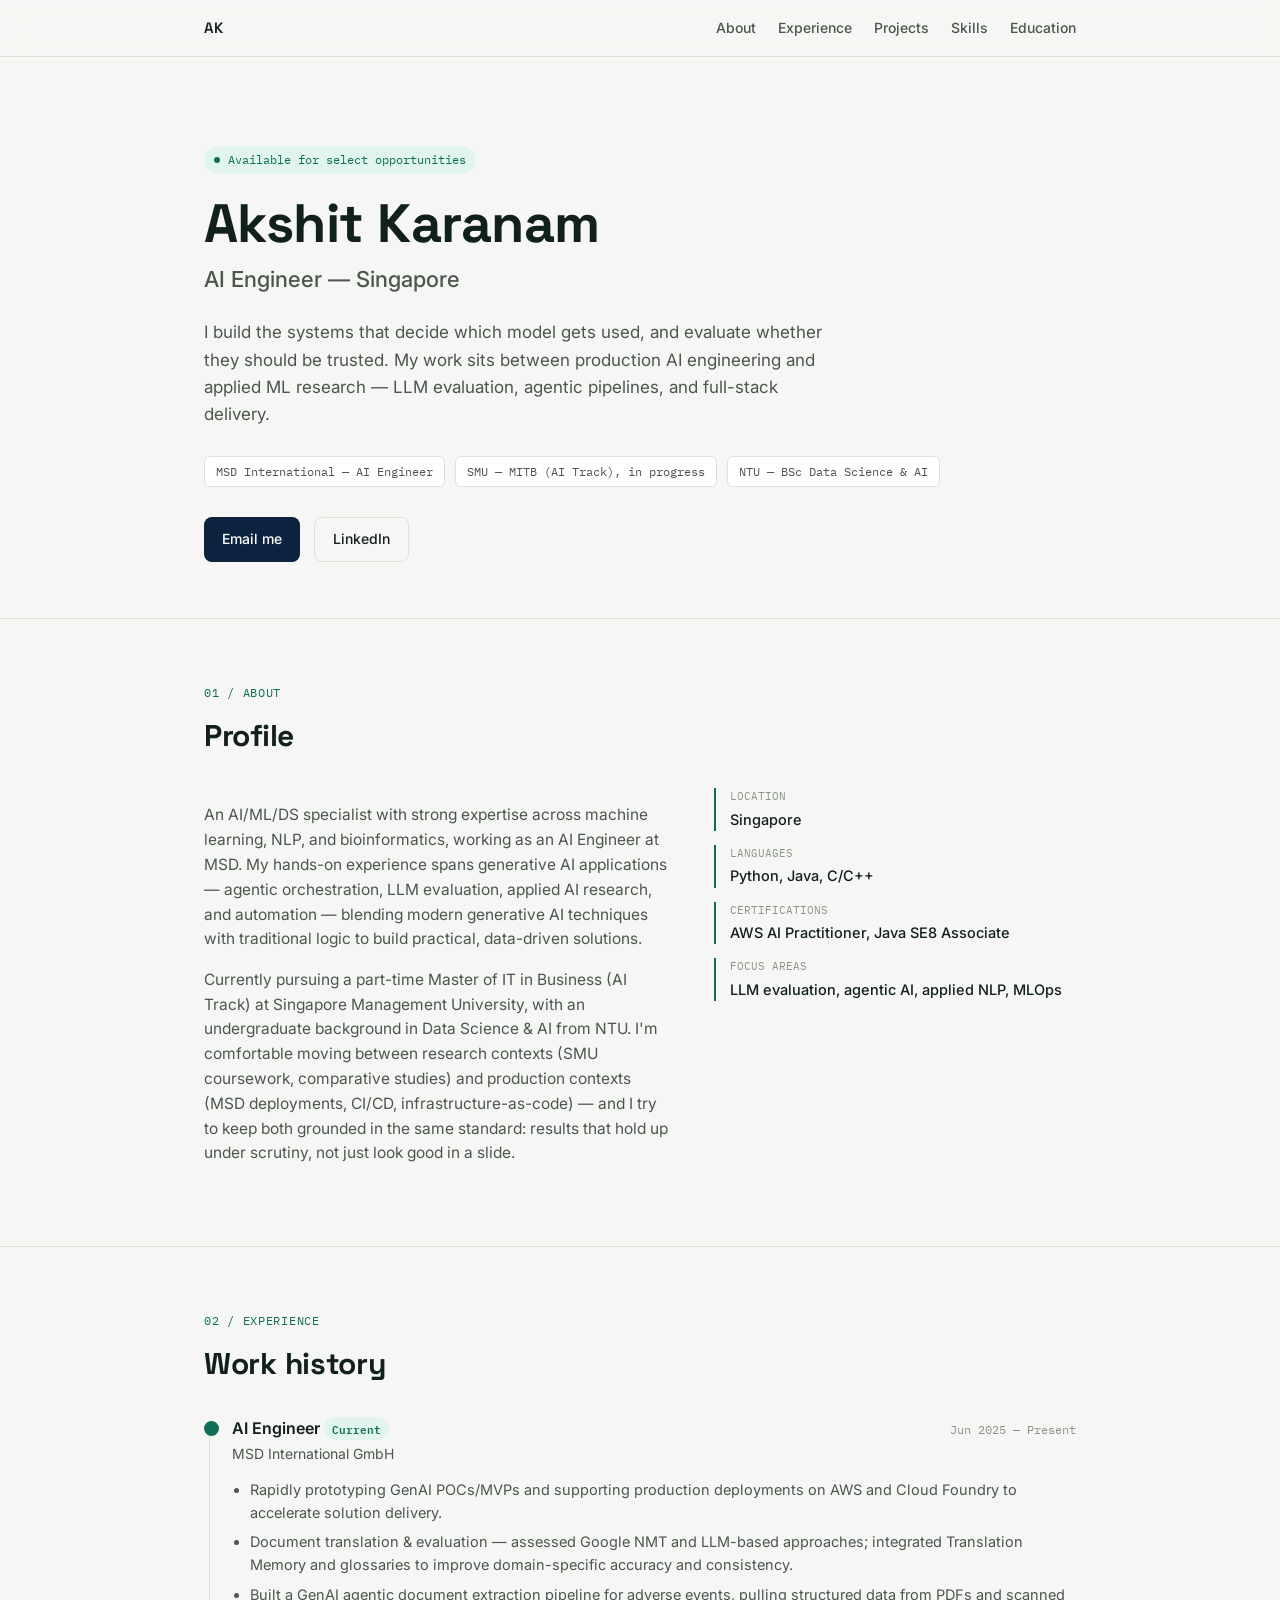
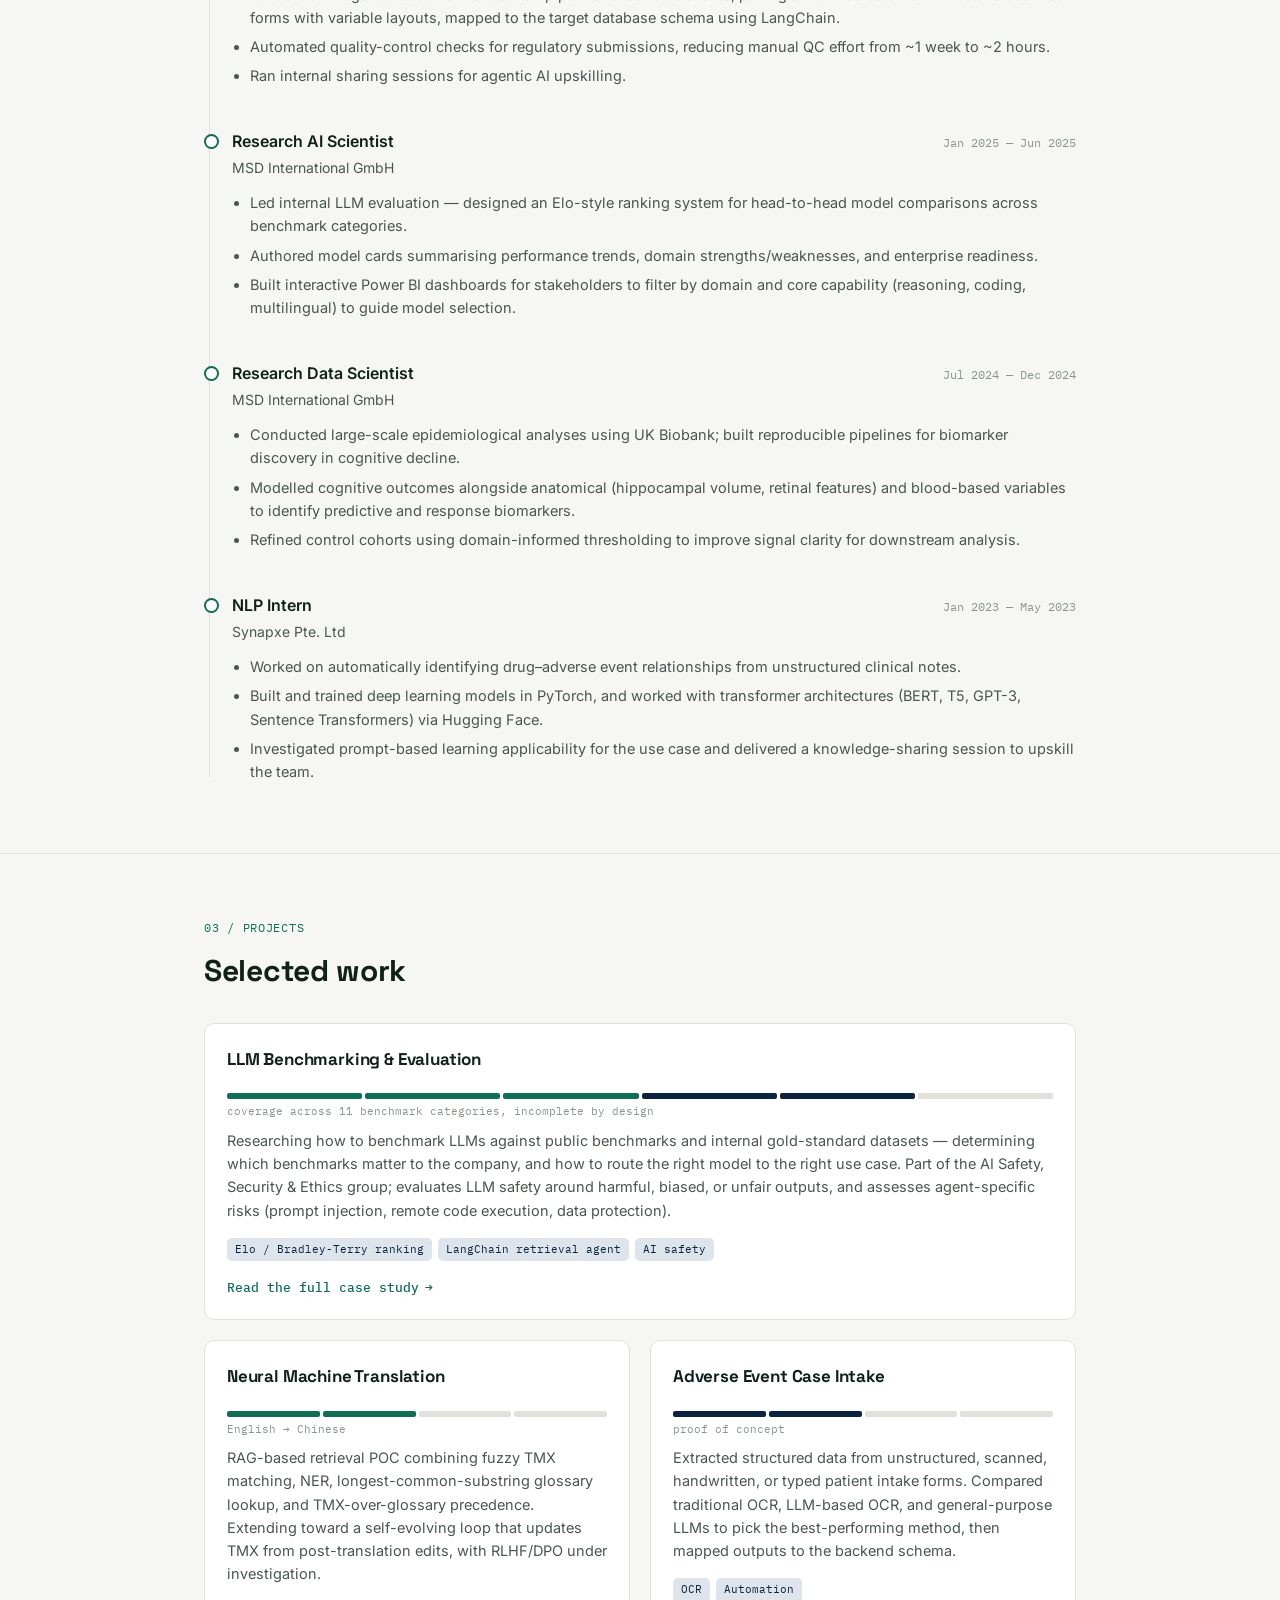
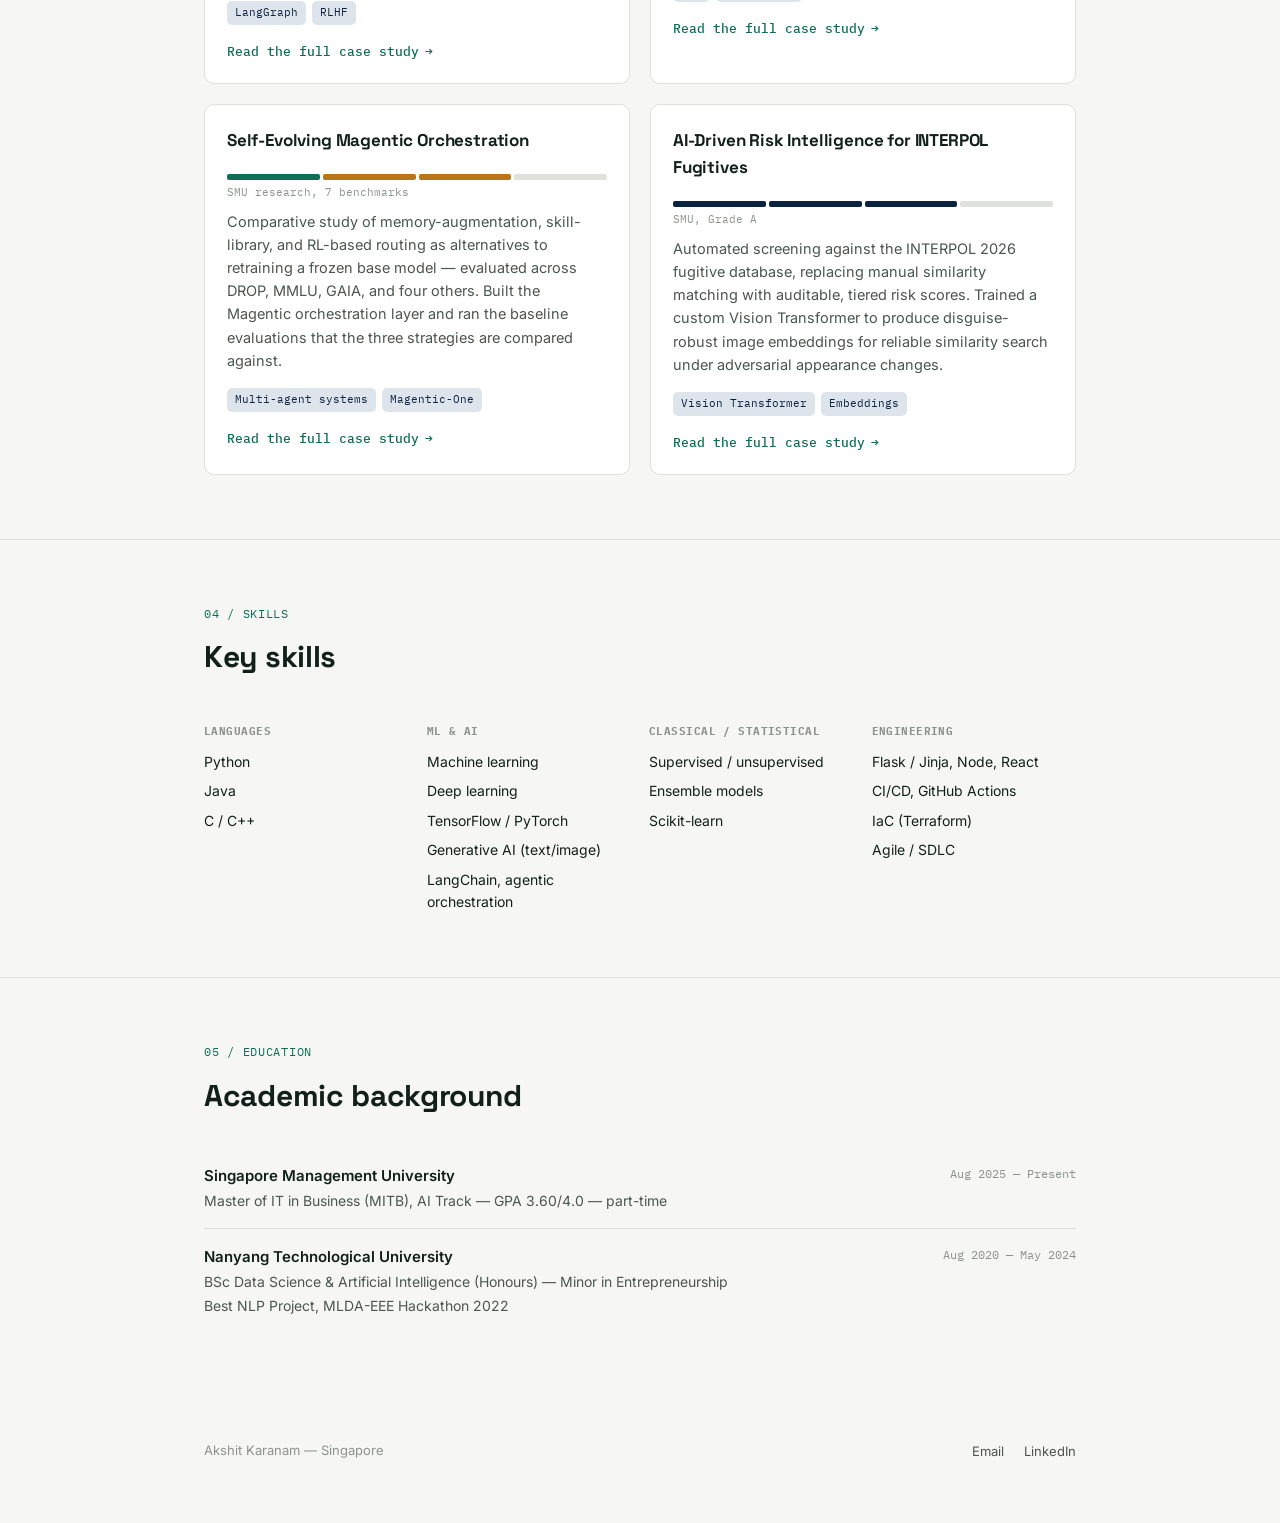
<file: index.html>
<!DOCTYPE html>
<html lang="en">
<head>
<meta charset="UTF-8">
<meta name="viewport" content="width=device-width, initial-scale=1.0">
<title>Akshit Karanam — AI Engineer</title>
<link rel="preconnect" href="https://fonts.googleapis.com">
<link rel="preconnect" href="https://fonts.gstatic.com" crossorigin>
<link href="https://fonts.googleapis.com/css2?family=Space+Grotesk:wght@400;500;600;700&family=Inter:wght@400;500;600&family=IBM+Plex+Mono:wght@400;500&display=swap" rel="stylesheet">
<link rel="stylesheet" href="css/base.css">
<link rel="stylesheet" href="css/home.css">
</head>
<body>

<nav>
  <div class="wrap">
    <a class="brand" href="index.html">AK</a>
    <ul class="navlinks">
      <li><a href="#about">About</a></li>
      <li><a href="#experience">Experience</a></li>
      <li><a href="#projects">Projects</a></li>
      <li><a href="#skills">Skills</a></li>
      <li><a href="#education">Education</a></li>
    </ul>
  </div>
</nav>

<header class="hero">
  <div class="wrap">
    <div class="eyebrow"><span class="dot"></span>Available for select opportunities</div>
    <h1 class="name">Akshit Karanam</h1>
    <div class="role">AI Engineer — Singapore</div>
    <p class="thesis">I build the systems that decide which model gets used, and evaluate whether they should be trusted. My work sits between production AI engineering and applied ML research — LLM evaluation, agentic pipelines, and full-stack delivery.</p>
    <div class="hero-meta">
      <span class="chip">MSD International — AI Engineer</span>
      <span class="chip">SMU — MITB (AI Track), in progress</span>
      <span class="chip">NTU — BSc Data Science &amp; AI</span>
    </div>
    <div class="hero-links">
      <a class="btn btn-primary" href="mailto:akshit.karanam99@gmail.com">Email me</a>
      <a class="btn btn-ghost" href="https://linkedin.com/in/akshit-karanam-992b311b0" target="_blank" rel="noopener">LinkedIn</a>
    </div>
  </div>
</header>

<section id="about">
  <div class="wrap">
    <div class="kicker">01 / About</div>
    <h2 class="section-title">Profile</h2>
    <div class="about-grid">
      <div class="about-body">
        <p>An AI/ML/DS specialist with strong expertise across machine learning, NLP, and bioinformatics, working as an AI Engineer at MSD. My hands-on experience spans generative AI applications — agentic orchestration, LLM evaluation, applied AI research, and automation — blending modern generative AI techniques with traditional logic to build practical, data-driven solutions.</p>
        <p>Currently pursuing a part-time Master of IT in Business (AI Track) at Singapore Management University, with an undergraduate background in Data Science &amp; AI from NTU. I'm comfortable moving between research contexts (SMU coursework, comparative studies) and production contexts (MSD deployments, CI/CD, infrastructure-as-code) — and I try to keep both grounded in the same standard: results that hold up under scrutiny, not just look good in a slide.</p>
      </div>
      <div class="fact-list">
        <div class="fact"><div class="k">Location</div><div class="v">Singapore</div></div>
        <div class="fact"><div class="k">Languages</div><div class="v">Python, Java, C/C++</div></div>
        <div class="fact"><div class="k">Certifications</div><div class="v">AWS AI Practitioner, Java SE8 Associate</div></div>
        <div class="fact"><div class="k">Focus areas</div><div class="v">LLM evaluation, agentic AI, applied NLP, MLOps</div></div>
      </div>
    </div>
  </div>
</section>

<section id="experience">
  <div class="wrap">
    <div class="kicker">02 / Experience</div>
    <h2 class="section-title">Work history</h2>
    <div class="timeline">

      <div class="tl-item current">
        <div class="tl-head">
          <div class="tl-role">AI Engineer <span class="badge-current">Current</span></div>
          <div class="tl-date">Jun 2025 — Present</div>
        </div>
        <div class="tl-org">MSD International GmbH</div>
        <ul class="tl-list">
          <li>Rapidly prototyping GenAI POCs/MVPs and supporting production deployments on AWS and Cloud Foundry to accelerate solution delivery.</li>
          <li>Document translation &amp; evaluation — assessed Google NMT and LLM-based approaches; integrated Translation Memory and glossaries to improve domain-specific accuracy and consistency.</li>
          <li>Built a GenAI agentic document extraction pipeline for adverse events, pulling structured data from PDFs and scanned forms with variable layouts, mapped to the target database schema using LangChain.</li>
          <li>Automated quality-control checks for regulatory submissions, reducing manual QC effort from ~1 week to ~2 hours.</li>
          <li>Ran internal sharing sessions for agentic AI upskilling.</li>
        </ul>
      </div>

      <div class="tl-item">
        <div class="tl-head">
          <div class="tl-role">Research AI Scientist</div>
          <div class="tl-date">Jan 2025 — Jun 2025</div>
        </div>
        <div class="tl-org">MSD International GmbH</div>
        <ul class="tl-list">
          <li>Led internal LLM evaluation — designed an Elo-style ranking system for head-to-head model comparisons across benchmark categories.</li>
          <li>Authored model cards summarising performance trends, domain strengths/weaknesses, and enterprise readiness.</li>
          <li>Built interactive Power BI dashboards for stakeholders to filter by domain and core capability (reasoning, coding, multilingual) to guide model selection.</li>
        </ul>
      </div>

      <div class="tl-item">
        <div class="tl-head">
          <div class="tl-role">Research Data Scientist</div>
          <div class="tl-date">Jul 2024 — Dec 2024</div>
        </div>
        <div class="tl-org">MSD International GmbH</div>
        <ul class="tl-list">
          <li>Conducted large-scale epidemiological analyses using UK Biobank; built reproducible pipelines for biomarker discovery in cognitive decline.</li>
          <li>Modelled cognitive outcomes alongside anatomical (hippocampal volume, retinal features) and blood-based variables to identify predictive and response biomarkers.</li>
          <li>Refined control cohorts using domain-informed thresholding to improve signal clarity for downstream analysis.</li>
        </ul>
      </div>

      <div class="tl-item">
        <div class="tl-head">
          <div class="tl-role">NLP Intern</div>
          <div class="tl-date">Jan 2023 — May 2023</div>
        </div>
        <div class="tl-org">Synapxe Pte. Ltd</div>
        <ul class="tl-list">
          <li>Worked on automatically identifying drug–adverse event relationships from unstructured clinical notes.</li>
          <li>Built and trained deep learning models in PyTorch, and worked with transformer architectures (BERT, T5, GPT-3, Sentence Transformers) via Hugging Face.</li>
          <li>Investigated prompt-based learning applicability for the use case and delivered a knowledge-sharing session to upskill the team.</li>
        </ul>
      </div>

    </div>
  </div>
</section>

<section id="projects">
  <div class="wrap">
    <div class="kicker">03 / Projects</div>
    <h2 class="section-title">Selected work</h2>
    <div class="proj-grid">

      <div class="card wide">
        <h3>LLM Benchmarking &amp; Evaluation</h3>
        <div class="cov"><span class="f-teal"></span><span class="f-teal"></span><span class="f-teal"></span><span class="f-navy"></span><span class="f-navy"></span><span></span></div>
        <div class="cov-label">coverage across 11 benchmark categories, incomplete by design</div>
        <p>Researching how to benchmark LLMs against public benchmarks and internal gold-standard datasets — determining which benchmarks matter to the company, and how to route the right model to the right use case. Part of the AI Safety, Security &amp; Ethics group; evaluates LLM safety around harmful, biased, or unfair outputs, and assesses agent-specific risks (prompt injection, remote code execution, data protection).</p>
        <div class="tag-row">
          <span class="tag">Elo / Bradley-Terry ranking</span>
          <span class="tag">LangChain retrieval agent</span>
          <span class="tag">AI safety</span>
        </div>
        <a class="card-link" href="projects/llm-benchmarking-evaluation.html">Read the full case study <span class="arrow">→</span></a>
      </div>

      <div class="card">
        <h3>Neural Machine Translation</h3>
        <div class="cov"><span class="f-teal"></span><span class="f-teal"></span><span></span><span></span></div>
        <div class="cov-label">English → Chinese</div>
        <p>RAG-based retrieval POC combining fuzzy TMX matching, NER, longest-common-substring glossary lookup, and TMX-over-glossary precedence. Extending toward a self-evolving loop that updates TMX from post-translation edits, with RLHF/DPO under investigation.</p>
        <div class="tag-row"><span class="tag">LangGraph</span><span class="tag">RLHF</span></div>
        <a class="card-link" href="projects/neural-machine-translation.html">Read the full case study <span class="arrow">→</span></a>
      </div>

      <div class="card">
        <h3>Adverse Event Case Intake</h3>
        <div class="cov"><span class="f-navy"></span><span class="f-navy"></span><span></span><span></span></div>
        <div class="cov-label">proof of concept</div>
        <p>Extracted structured data from unstructured, scanned, handwritten, or typed patient intake forms. Compared traditional OCR, LLM-based OCR, and general-purpose LLMs to pick the best-performing method, then mapped outputs to the backend schema.</p>
        <div class="tag-row"><span class="tag">OCR</span><span class="tag">Automation</span></div>
        <a class="card-link" href="projects/adverse-event-case-intake.html">Read the full case study <span class="arrow">→</span></a>
      </div>

      <div class="card">
        <h3>Self-Evolving Magentic Orchestration</h3>
        <div class="cov"><span class="f-teal"></span><span class="f-amber"></span><span class="f-amber"></span><span></span></div>
        <div class="cov-label">SMU research, 7 benchmarks</div>
        <p>Comparative study of memory-augmentation, skill-library, and RL-based routing as alternatives to retraining a frozen base model — evaluated across DROP, MMLU, GAIA, and four others. Built the Magentic orchestration layer and ran the baseline evaluations that the three strategies are compared against.</p>
        <div class="tag-row"><span class="tag">Multi-agent systems</span><span class="tag">Magentic-One</span></div>
        <a class="card-link" href="projects/self-evolving-magentic-orchestration.html">Read the full case study <span class="arrow">→</span></a>
      </div>

      <div class="card">
        <h3>AI-Driven Risk Intelligence for INTERPOL Fugitives</h3>
        <div class="cov"><span class="f-navy"></span><span class="f-navy"></span><span class="f-navy"></span><span></span></div>
        <div class="cov-label">SMU, Grade A</div>
        <p>Automated screening against the INTERPOL 2026 fugitive database, replacing manual similarity matching with auditable, tiered risk scores. Trained a custom Vision Transformer to produce disguise-robust image embeddings for reliable similarity search under adversarial appearance changes.</p>
        <div class="tag-row"><span class="tag">Vision Transformer</span><span class="tag">Embeddings</span></div>
        <a class="card-link" href="projects/interpol-risk-intelligence.html">Read the full case study <span class="arrow">→</span></a>
      </div>

    </div>
  </div>
</section>

<section id="skills">
  <div class="wrap">
    <div class="kicker">04 / Skills</div>
    <h2 class="section-title">Key skills</h2>
    <div class="skill-cols">
      <div class="skill-col">
        <h4>Languages</h4>
        <ul><li>Python</li><li>Java</li><li>C / C++</li></ul>
      </div>
      <div class="skill-col">
        <h4>ML &amp; AI</h4>
        <ul><li>Machine learning</li><li>Deep learning</li><li>TensorFlow / PyTorch</li><li>Generative AI (text/image)</li><li>LangChain, agentic orchestration</li></ul>
      </div>
      <div class="skill-col">
        <h4>Classical / statistical</h4>
        <ul><li>Supervised / unsupervised</li><li>Ensemble models</li><li>Scikit-learn</li></ul>
      </div>
      <div class="skill-col">
        <h4>Engineering</h4>
        <ul><li>Flask / Jinja, Node, React</li><li>CI/CD, GitHub Actions</li><li>IaC (Terraform)</li><li>Agile / SDLC</li></ul>
      </div>
    </div>
  </div>
</section>

<section id="education">
  <div class="wrap">
    <div class="kicker">05 / Education</div>
    <h2 class="section-title">Academic background</h2>
    <div class="edu-item">
      <div>
        <div class="edu-name">Singapore Management University</div>
        <div class="edu-sub">Master of IT in Business (MITB), AI Track — GPA 3.60/4.0 — part-time</div>
      </div>
      <div class="edu-date">Aug 2025 — Present</div>
    </div>
    <div class="edu-item">
      <div>
        <div class="edu-name">Nanyang Technological University</div>
        <div class="edu-sub">BSc Data Science &amp; Artificial Intelligence (Honours) — Minor in Entrepreneurship</div>
        <div class="edu-sub">Best NLP Project, MLDA-EEE Hackathon 2022</div>
      </div>
      <div class="edu-date">Aug 2020 — May 2024</div>
    </div>
  </div>
</section>

<footer>
  <div class="wrap">
    <p>Akshit Karanam — Singapore</p>
    <div>
      <a href="mailto:akshit.karanam99@gmail.com">Email</a>
      <a href="https://linkedin.com/in/akshit-karanam-992b311b0" target="_blank" rel="noopener">LinkedIn</a>
    </div>
  </div>
</footer>

</body>
</html>
</file>
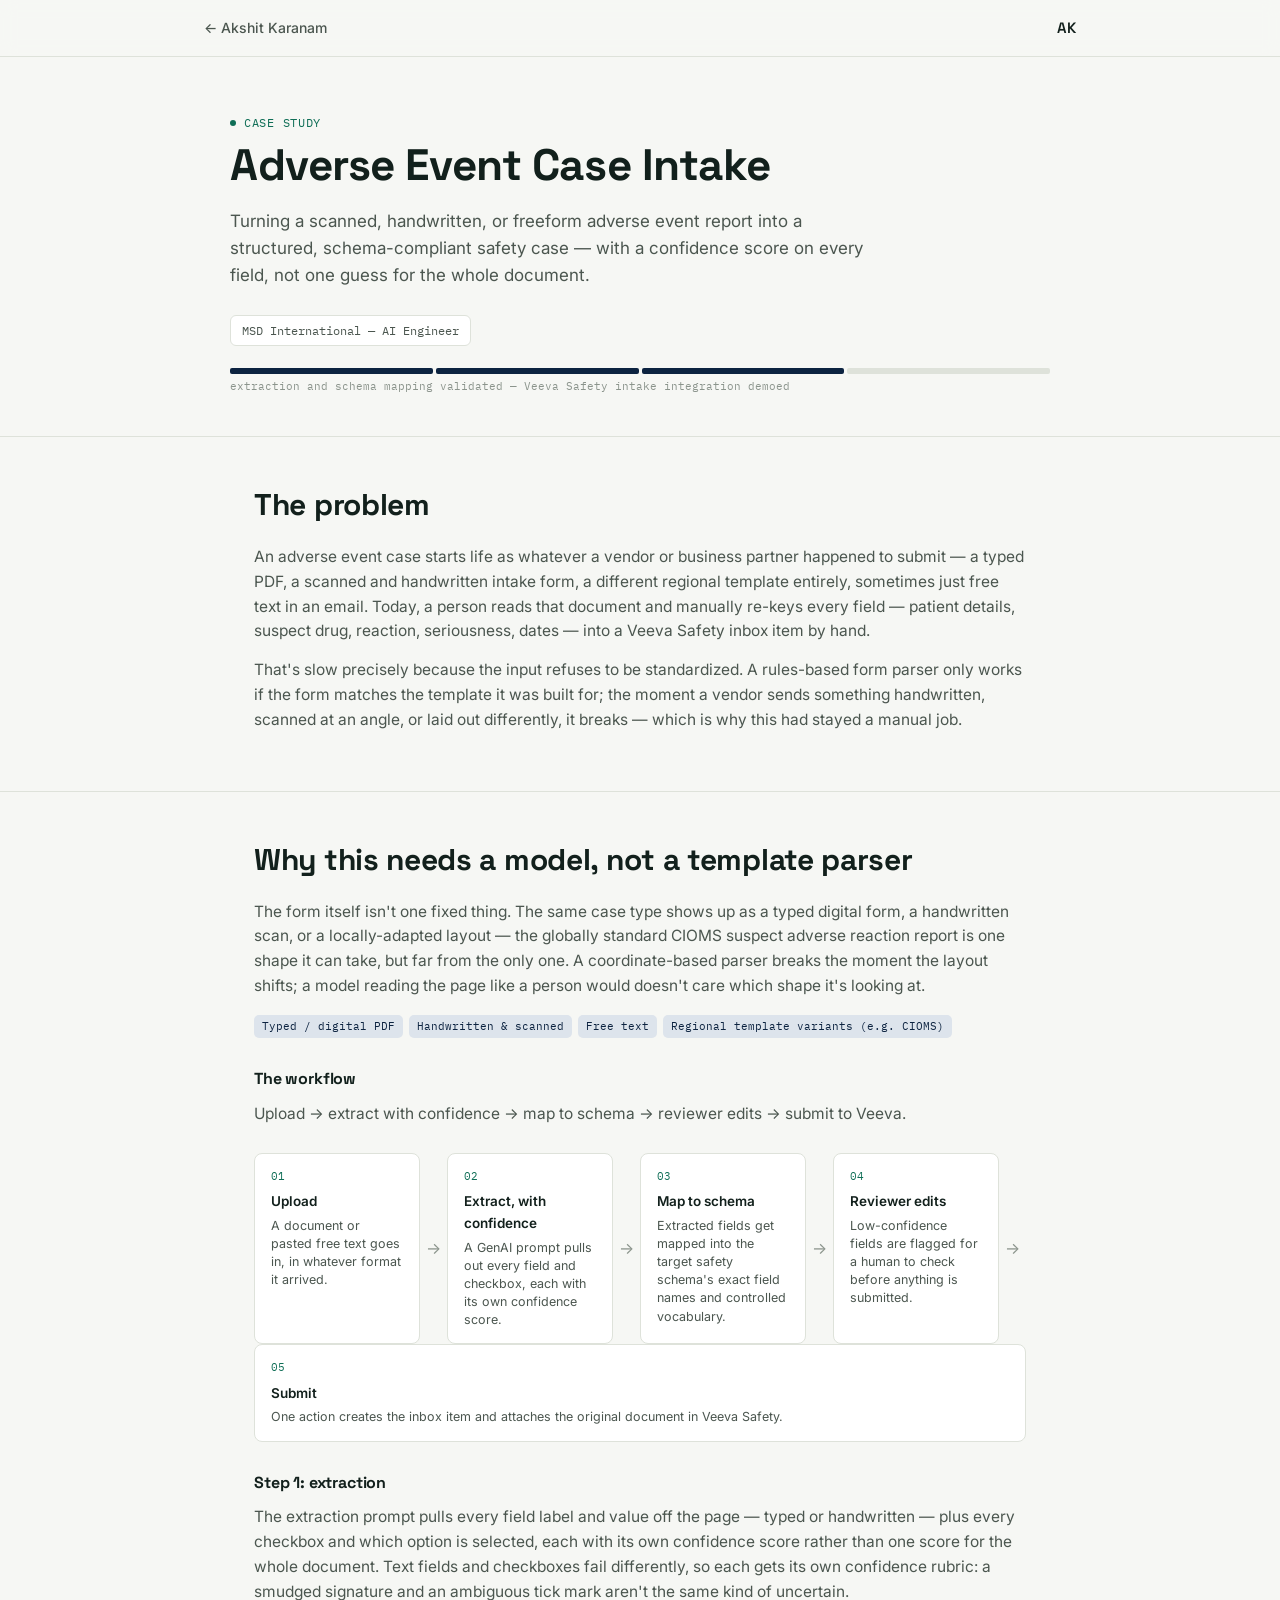
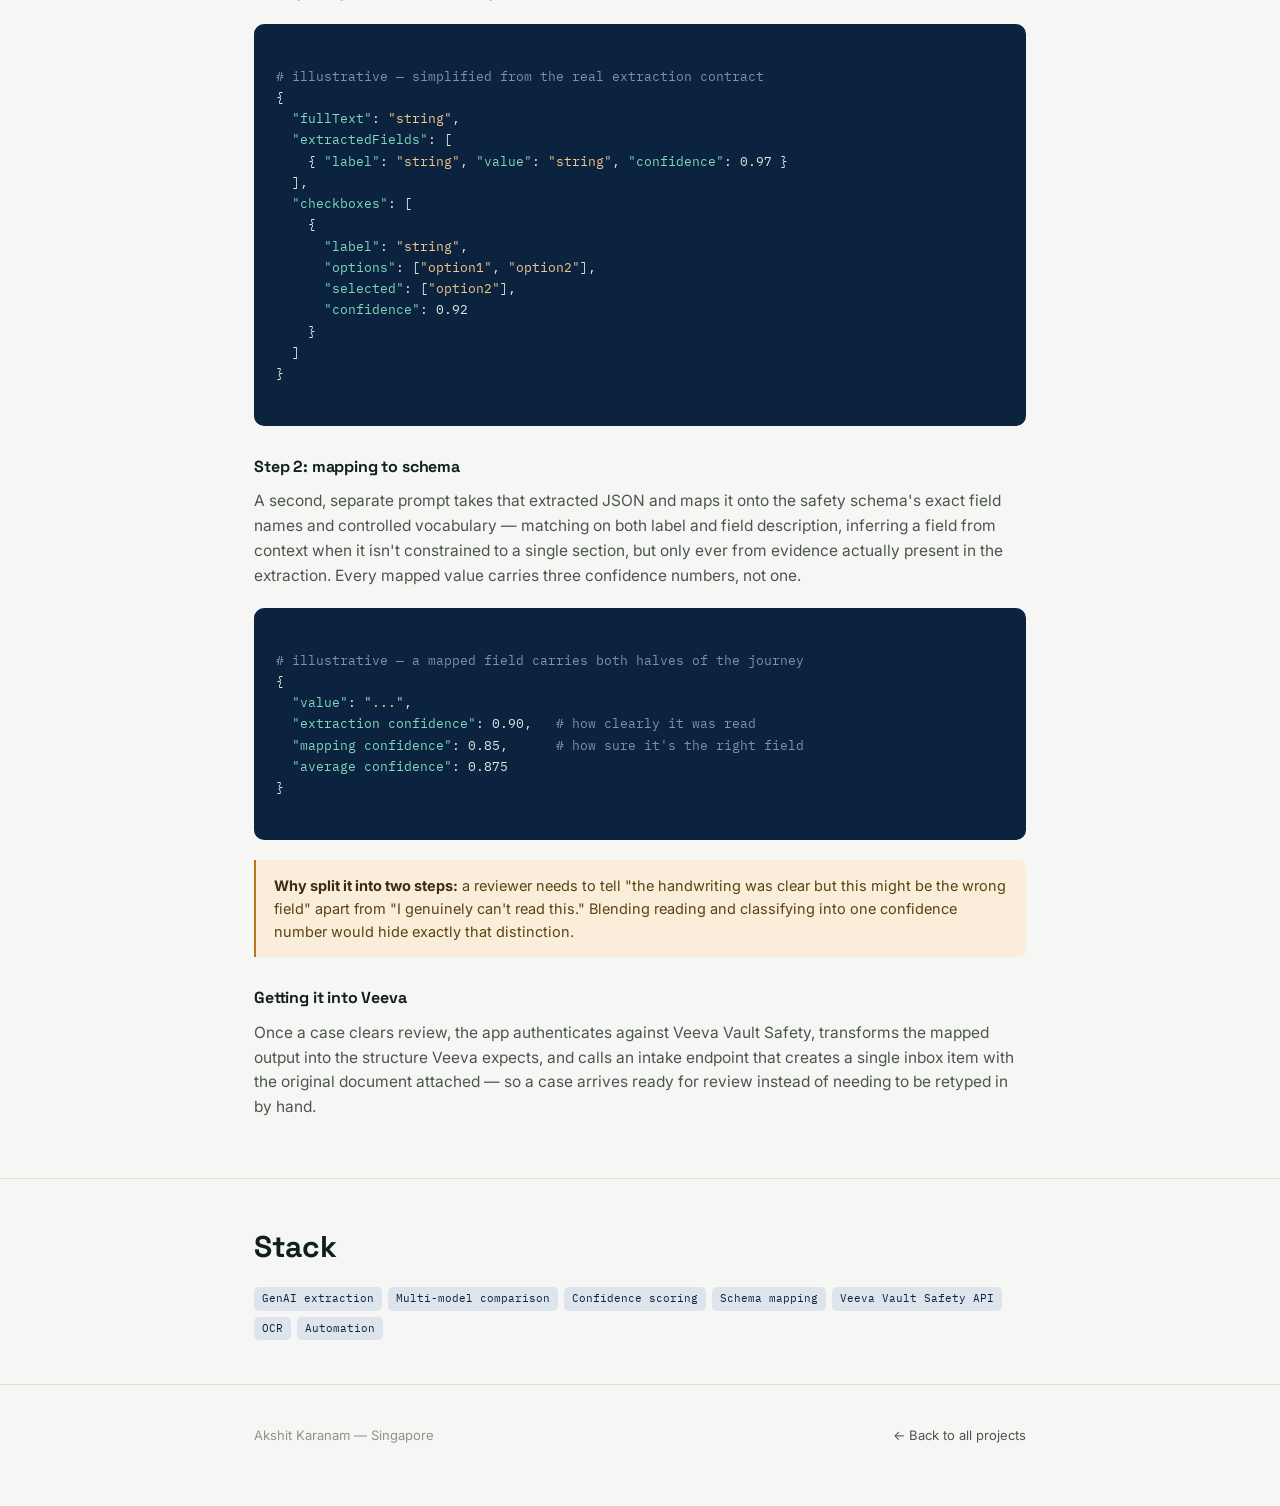
<file: projects/adverse-event-case-intake.html>
<!DOCTYPE html>
<html lang="en">
<head>
<meta charset="UTF-8">
<meta name="viewport" content="width=device-width, initial-scale=1.0">
<title>Adverse Event Case Intake — Akshit Karanam</title>
<link rel="preconnect" href="https://fonts.googleapis.com">
<link rel="preconnect" href="https://fonts.gstatic.com" crossorigin>
<link href="https://fonts.googleapis.com/css2?family=Space+Grotesk:wght@400;500;600;700&family=Inter:wght@400;500;600&family=IBM+Plex+Mono:wght@400;500&display=swap" rel="stylesheet">
<link rel="stylesheet" href="../css/base.css">
<link rel="stylesheet" href="../css/project.css">
</head>
<body>

<nav>
  <div class="wrap">
    <a class="back" href="../index.html#projects">← Akshit Karanam</a>
    <a class="brand" href="../index.html">AK</a>
  </div>
</nav>

<header class="hero wrap">
  <div class="kicker"><span class="dot"></span>Case Study</div>
  <h1 class="title">Adverse Event Case Intake</h1>
  <p class="dek">Turning a scanned, handwritten, or freeform adverse event report into a structured, schema-compliant safety case — with a confidence score on every field, not one guess for the whole document.</p>
  <div class="meta-row">
    <span class="chip">MSD International — AI Engineer</span>
  </div>
  <div class="cov"><span class="f-navy"></span><span class="f-navy"></span><span class="f-navy"></span><span></span></div>
  <div class="cov-label">extraction and schema mapping validated — Veeva Safety intake integration demoed</div>
</header>

<article>

<section id="problem">
  <div class="wrap">
    <h2 class="section-title">The problem</h2>
    <p class="lede">An adverse event case starts life as whatever a vendor or business partner happened to submit — a typed PDF, a scanned and handwritten intake form, a different regional template entirely, sometimes just free text in an email. Today, a person reads that document and manually re-keys every field — patient details, suspect drug, reaction, seriousness, dates — into a Veeva Safety inbox item by hand.</p>
    <p class="lede">That's slow precisely because the input refuses to be standardized. A rules-based form parser only works if the form matches the template it was built for; the moment a vendor sends something handwritten, scanned at an angle, or laid out differently, it breaks — which is why this had stayed a manual job.</p>
  </div>
</section>

<section id="pipeline">
  <div class="wrap">
    <h2 class="section-title">Why this needs a model, not a template parser</h2>
    <p class="lede">The form itself isn't one fixed thing. The same case type shows up as a typed digital form, a handwritten scan, or a locally-adapted layout — the globally standard CIOMS suspect adverse reaction report is one shape it can take, but far from the only one. A coordinate-based parser breaks the moment the layout shifts; a model reading the page like a person would doesn't care which shape it's looking at.</p>
    <div class="tag-row">
      <span class="tag">Typed / digital PDF</span>
      <span class="tag">Handwritten &amp; scanned</span>
      <span class="tag">Free text</span>
      <span class="tag">Regional template variants (e.g. CIOMS)</span>
    </div>

    <h3 class="sub">The workflow</h3>
    <p class="lede" style="margin-bottom:0;">Upload → extract with confidence → map to schema → reviewer edits → submit to Veeva.</p>
    <div class="loop">
      <div class="loop-step">
        <div class="n">01</div>
        <div class="t">Upload</div>
        <div class="d">A document or pasted free text goes in, in whatever format it arrived.</div>
      </div>
      <div class="loop-arrow">→</div>
      <div class="loop-step">
        <div class="n">02</div>
        <div class="t">Extract, with confidence</div>
        <div class="d">A GenAI prompt pulls out every field and checkbox, each with its own confidence score.</div>
      </div>
      <div class="loop-arrow">→</div>
      <div class="loop-step">
        <div class="n">03</div>
        <div class="t">Map to schema</div>
        <div class="d">Extracted fields get mapped into the target safety schema's exact field names and controlled vocabulary.</div>
      </div>
      <div class="loop-arrow">→</div>
      <div class="loop-step">
        <div class="n">04</div>
        <div class="t">Reviewer edits</div>
        <div class="d">Low-confidence fields are flagged for a human to check before anything is submitted.</div>
      </div>
      <div class="loop-arrow">→</div>
      <div class="loop-step">
        <div class="n">05</div>
        <div class="t">Submit</div>
        <div class="d">One action creates the inbox item and attaches the original document in Veeva Safety.</div>
      </div>
    </div>

    <h3 class="sub">Step 1: extraction</h3>
    <p class="lede">The extraction prompt pulls every field label and value off the page — typed or handwritten — plus every checkbox and which option is selected, each with its own confidence score rather than one score for the whole document. Text fields and checkboxes fail differently, so each gets its own confidence rubric: a smudged signature and an ambiguous tick mark aren't the same kind of uncertain.</p>
    <div class="code-panel">
<span class="cmt"># illustrative — simplified from the real extraction contract</span>
{
  <span class="key">"fullText"</span>: <span class="str">"string"</span>,
  <span class="key">"extractedFields"</span>: [
    { <span class="key">"label"</span>: <span class="str">"string"</span>, <span class="key">"value"</span>: <span class="str">"string"</span>, <span class="key">"confidence"</span>: 0.97 }
  ],
  <span class="key">"checkboxes"</span>: [
    {
      <span class="key">"label"</span>: <span class="str">"string"</span>,
      <span class="key">"options"</span>: [<span class="str">"option1"</span>, <span class="str">"option2"</span>],
      <span class="key">"selected"</span>: [<span class="str">"option2"</span>],
      <span class="key">"confidence"</span>: 0.92
    }
  ]
}
    </div>

    <h3 class="sub">Step 2: mapping to schema</h3>
    <p class="lede">A second, separate prompt takes that extracted JSON and maps it onto the safety schema's exact field names and controlled vocabulary — matching on both label and field description, inferring a field from context when it isn't constrained to a single section, but only ever from evidence actually present in the extraction. Every mapped value carries three confidence numbers, not one.</p>
    <div class="code-panel">
<span class="cmt"># illustrative — a mapped field carries both halves of the journey</span>
{
  <span class="key">"value"</span>: <span class="str">"..."</span>,
  <span class="key">"extraction confidence"</span>: 0.90,   <span class="cmt"># how clearly it was read</span>
  <span class="key">"mapping confidence"</span>: 0.85,      <span class="cmt"># how sure it's the right field</span>
  <span class="key">"average confidence"</span>: 0.875
}
    </div>
    <div class="callout"><b>Why split it into two steps:</b> a reviewer needs to tell "the handwriting was clear but this might be the wrong field" apart from "I genuinely can't read this." Blending reading and classifying into one confidence number would hide exactly that distinction.</div>

    <h3 class="sub">Getting it into Veeva</h3>
    <p class="lede">Once a case clears review, the app authenticates against Veeva Vault Safety, transforms the mapped output into the structure Veeva expects, and calls an intake endpoint that creates a single inbox item with the original document attached — so a case arrives ready for review instead of needing to be retyped in by hand.</p>
  </div>
</section>

<section id="stack">
  <div class="wrap">
    <h2 class="section-title">Stack</h2>
    <div class="tag-row">
      <span class="tag">GenAI extraction</span>
      <span class="tag">Multi-model comparison</span>
      <span class="tag">Confidence scoring</span>
      <span class="tag">Schema mapping</span>
      <span class="tag">Veeva Vault Safety API</span>
      <span class="tag">OCR</span>
      <span class="tag">Automation</span>
    </div>
  </div>
</section>

</article>

<footer>
  <div class="wrap">
    <p>Akshit Karanam — Singapore</p>
    <a href="../index.html#projects">← Back to all projects</a>
  </div>
</footer>

</body>
</html>
</file>
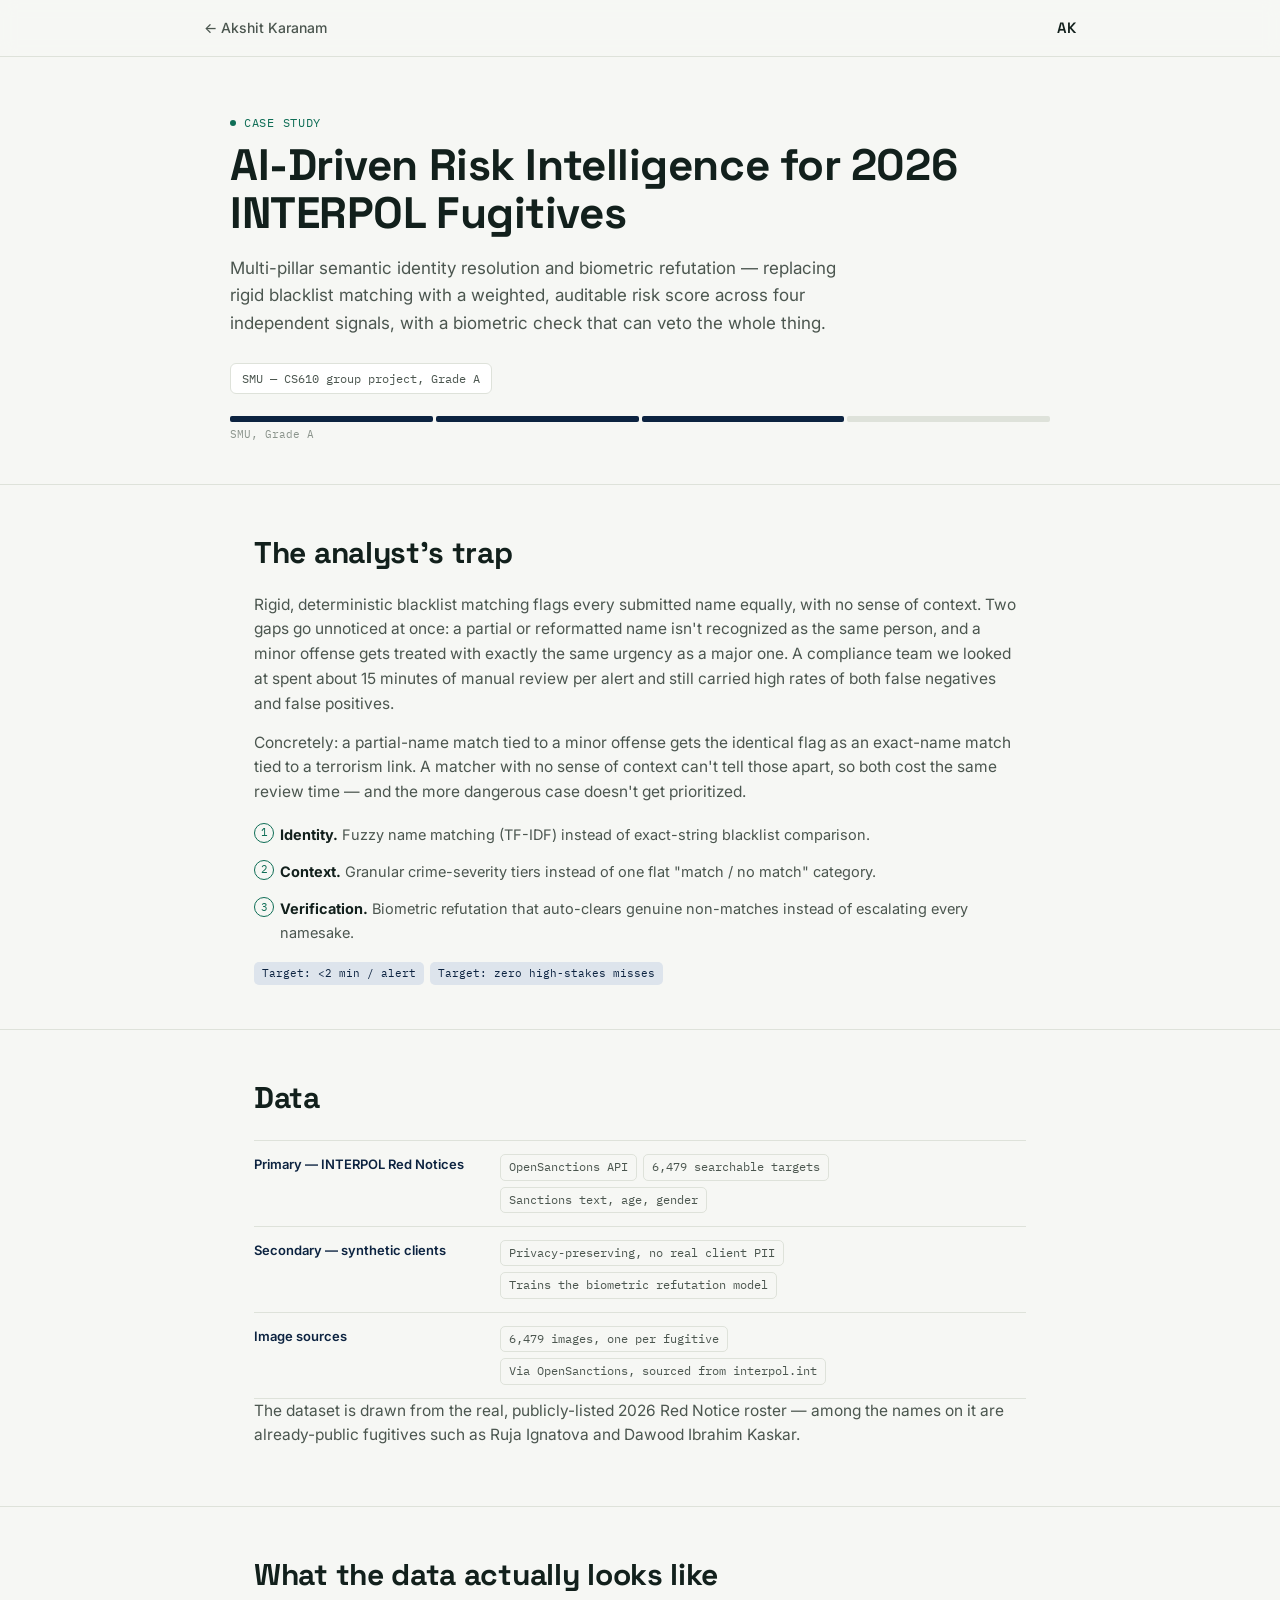
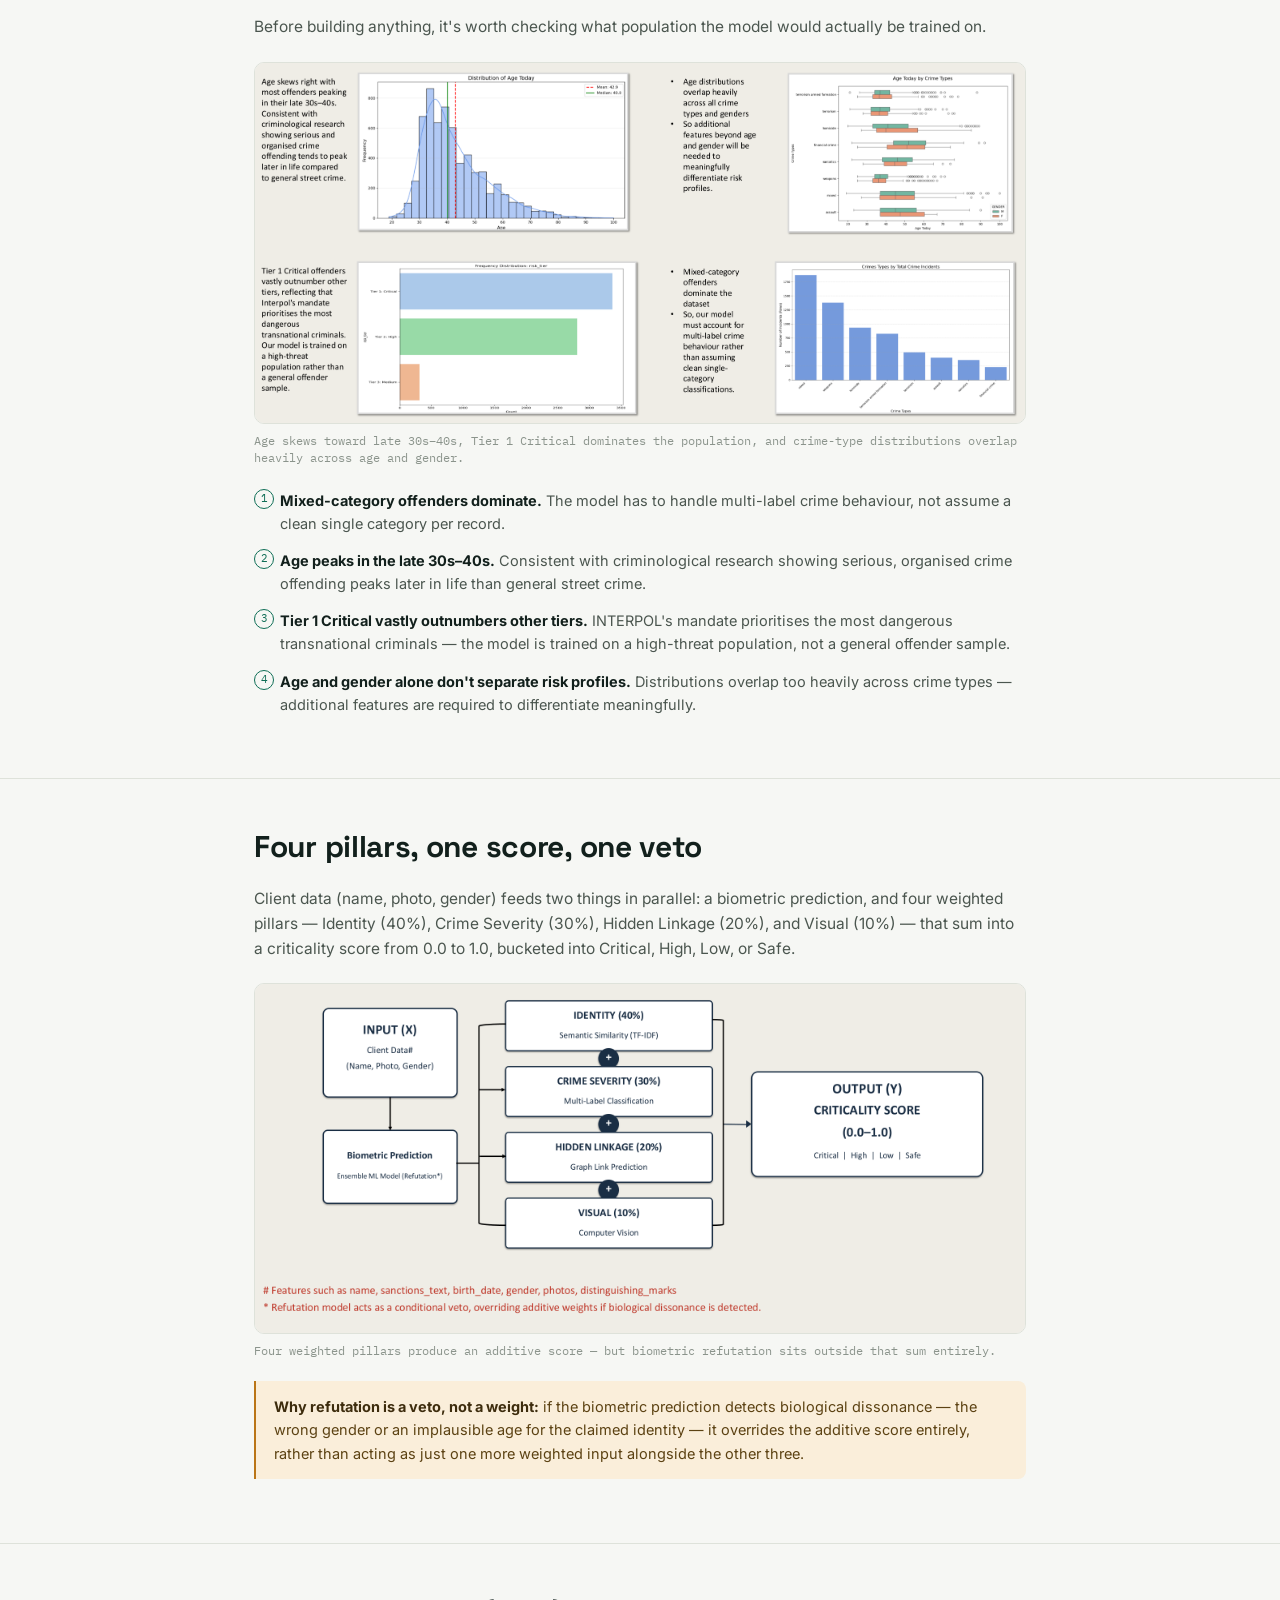
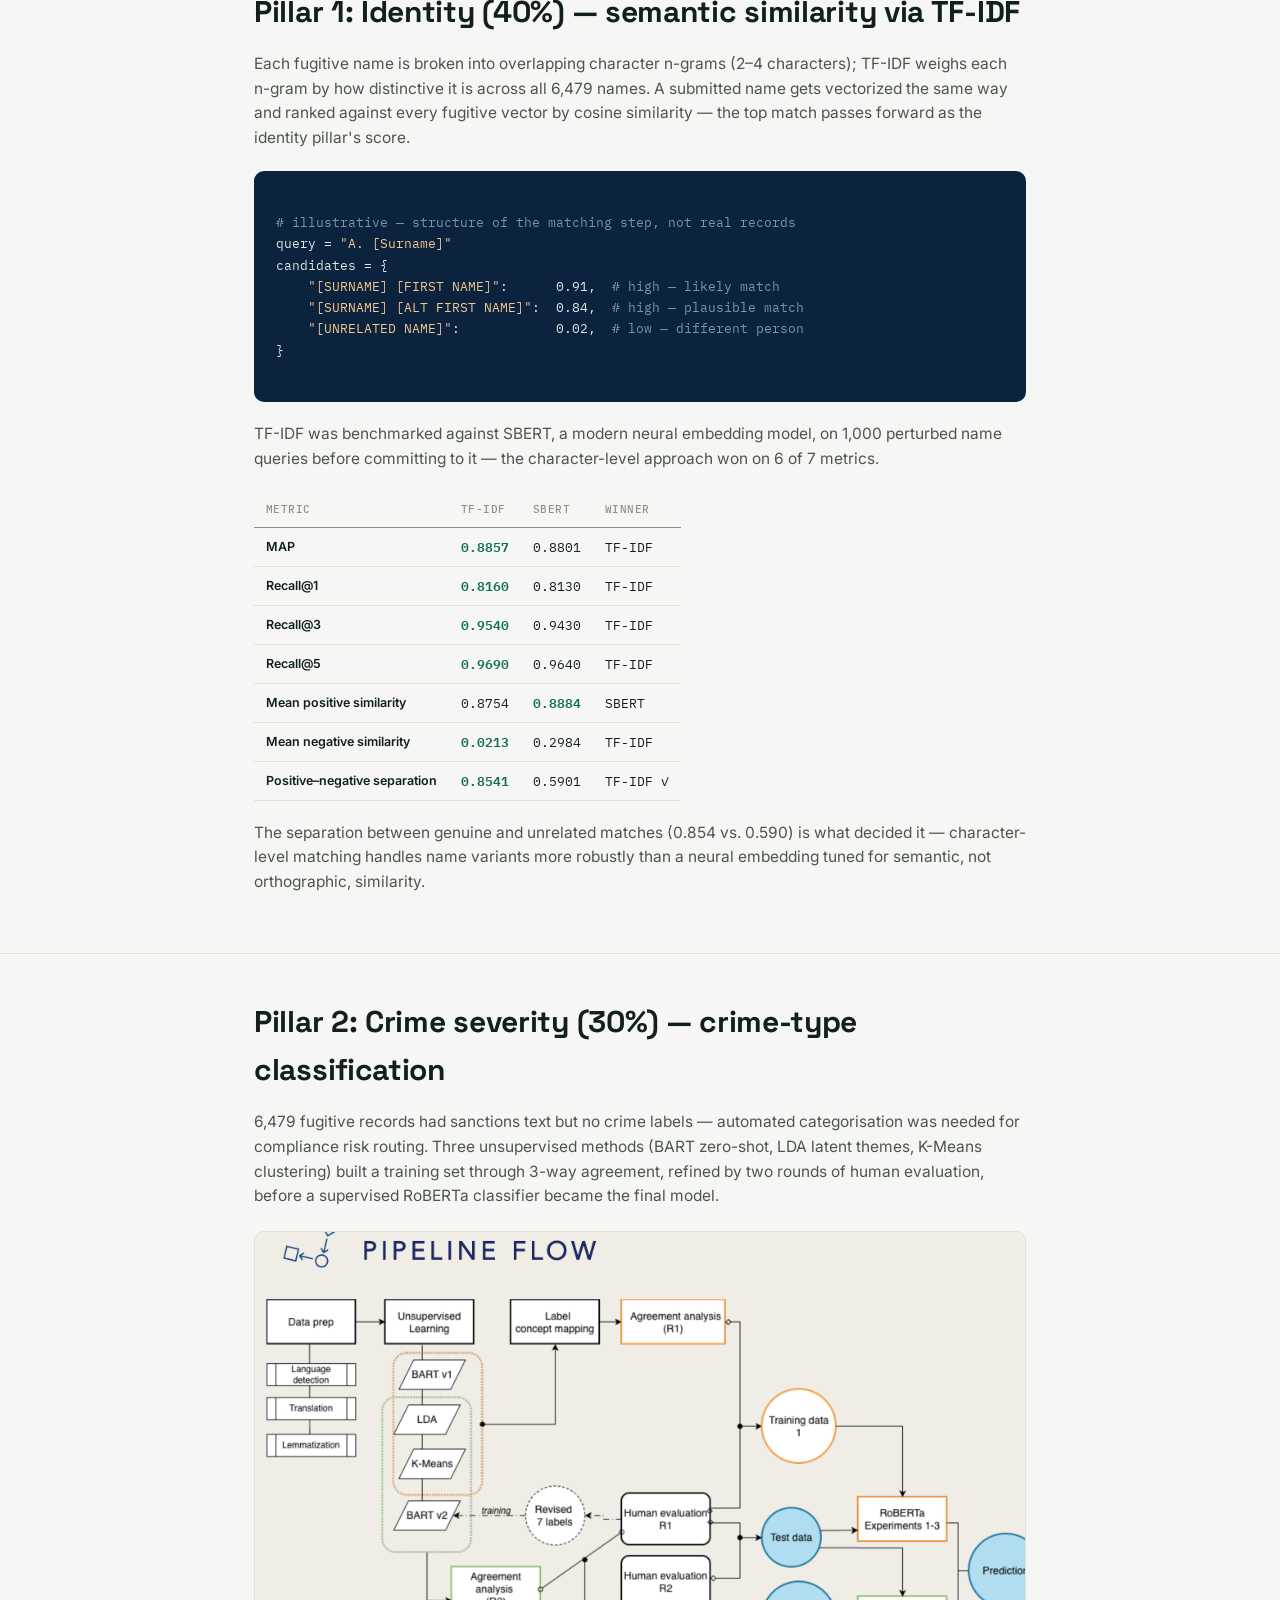
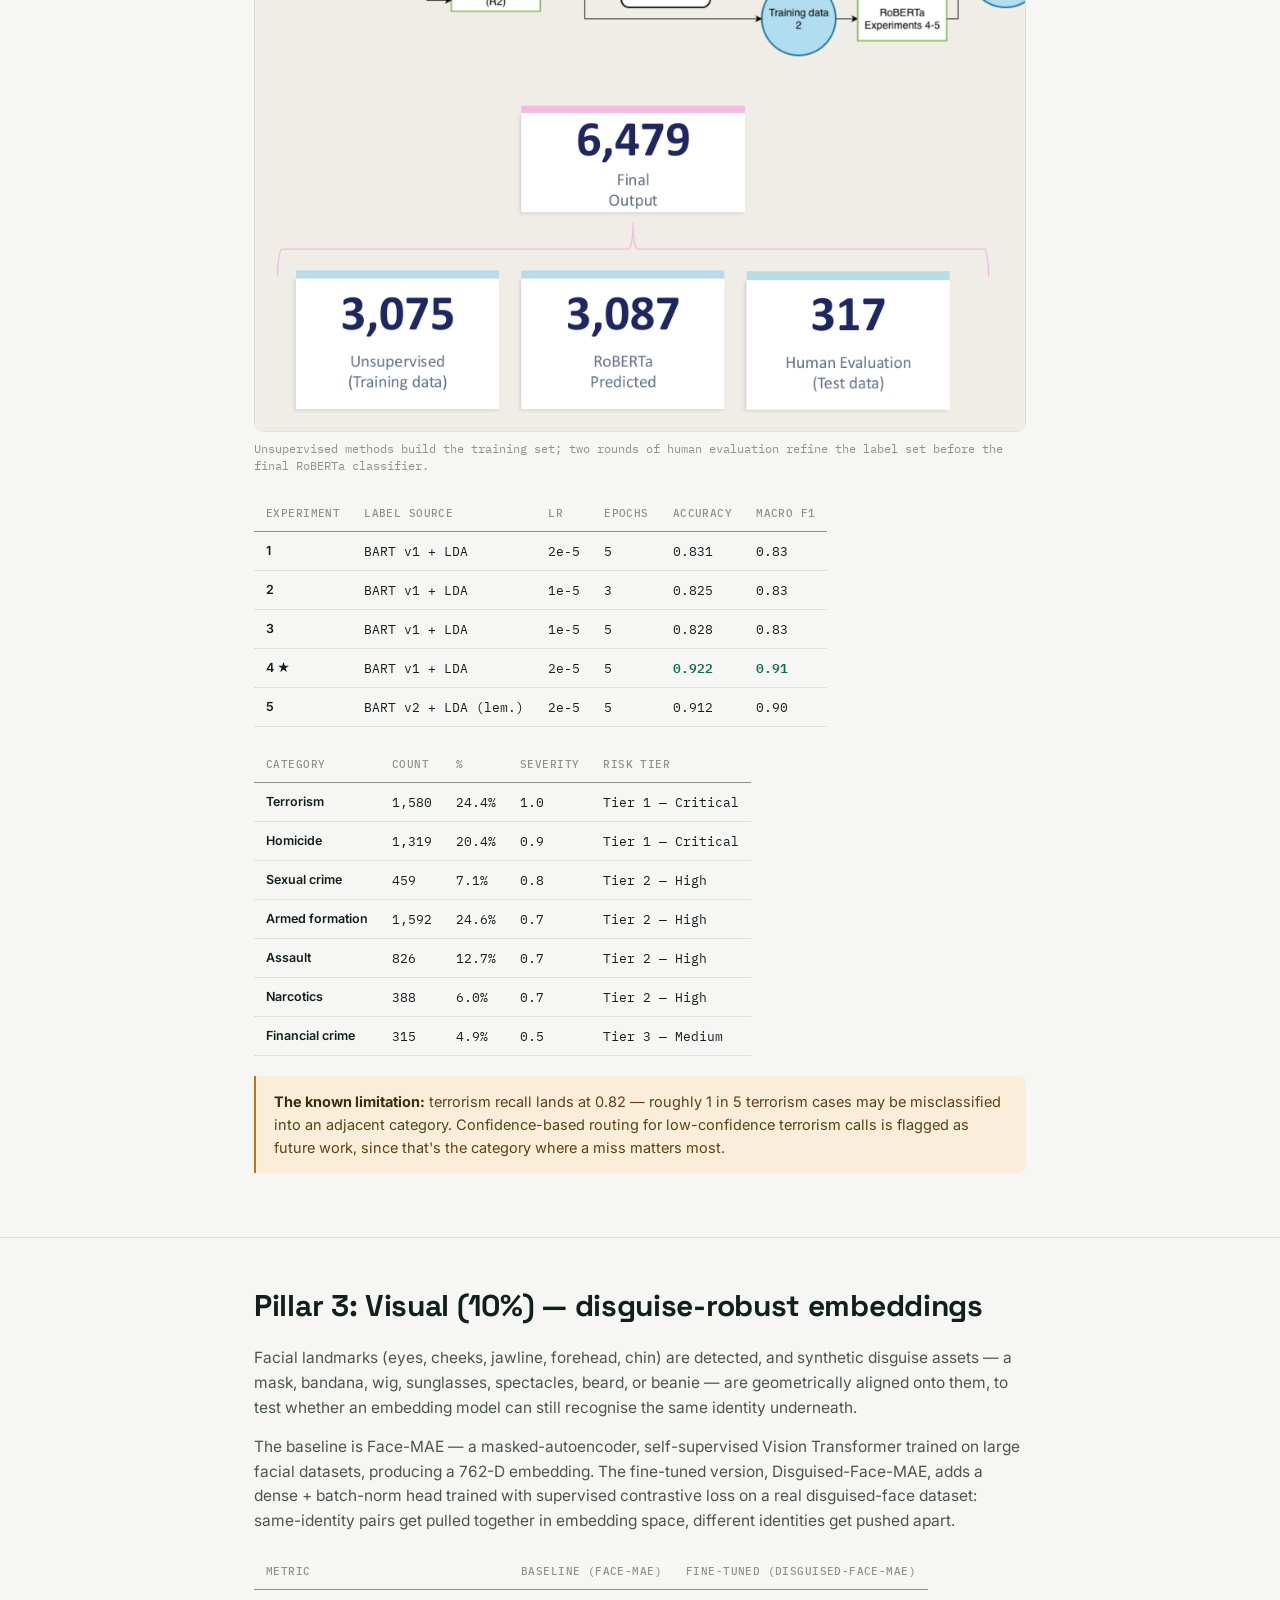
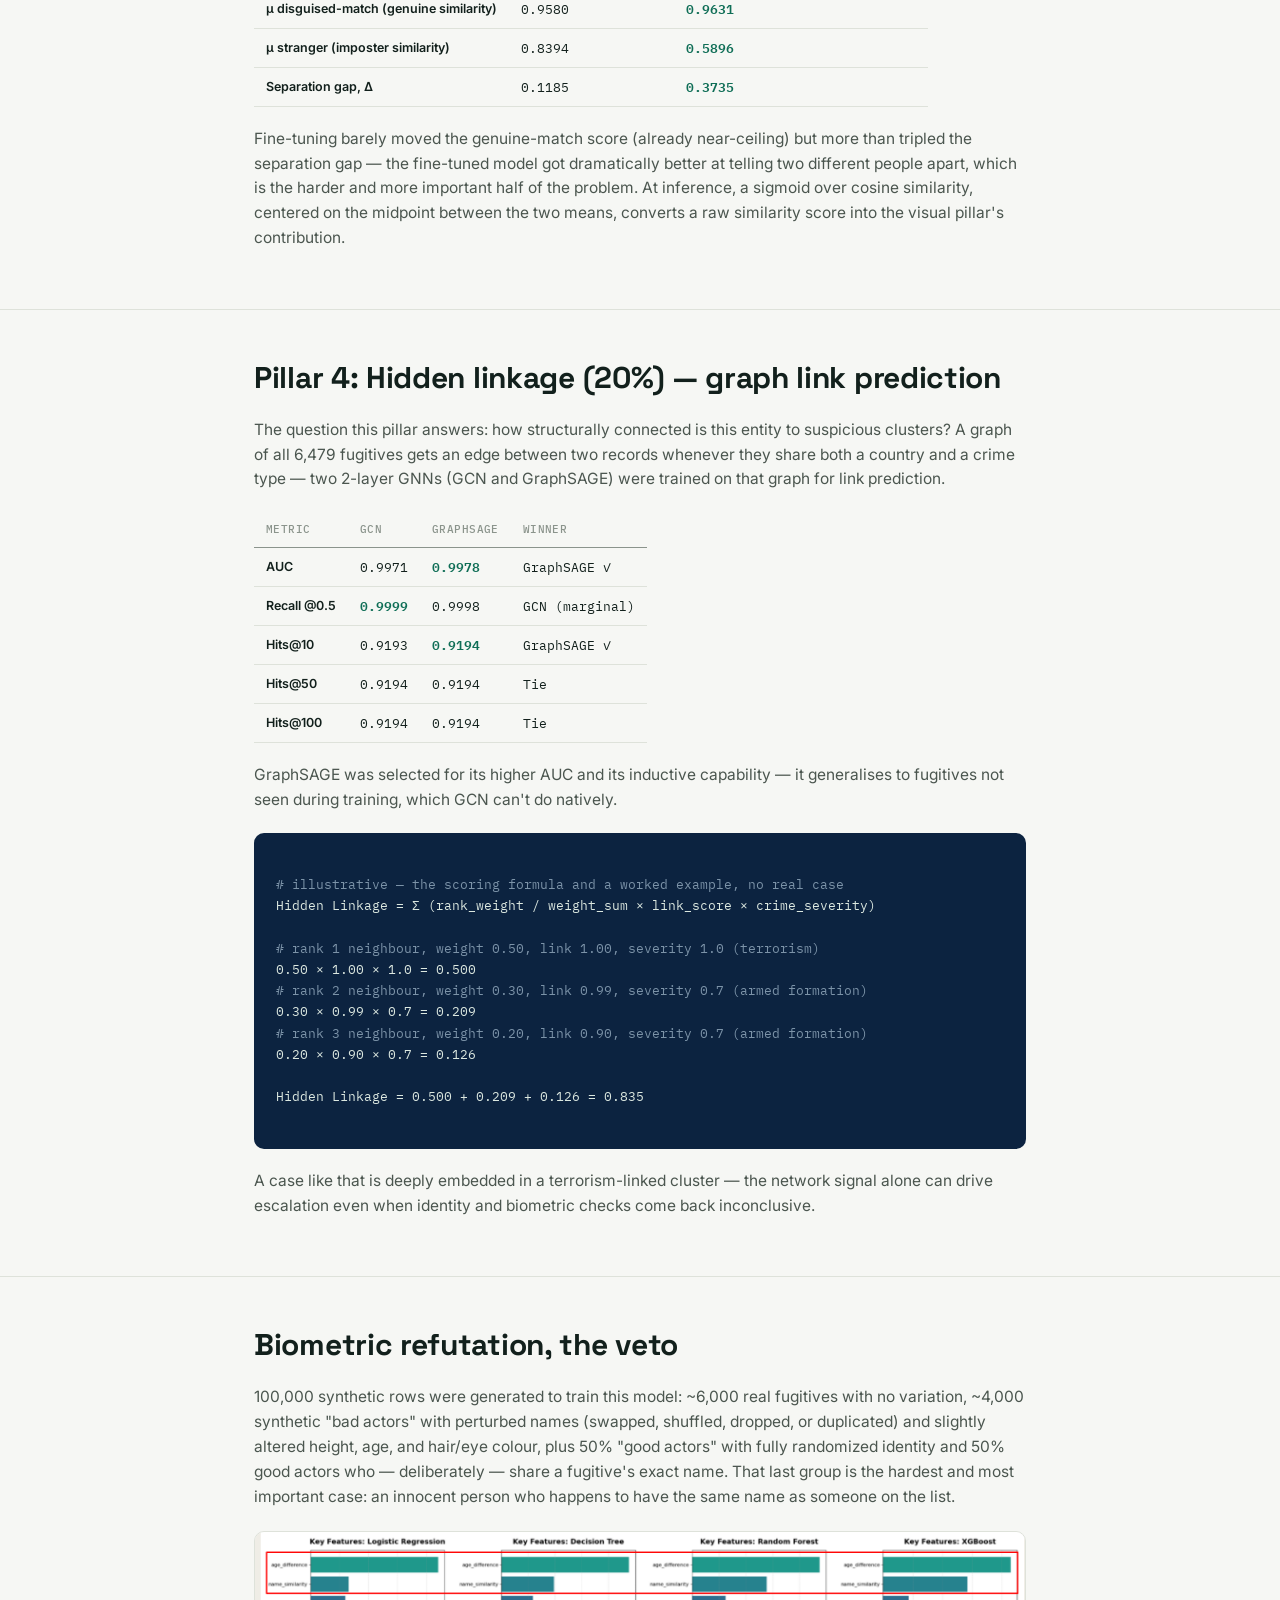
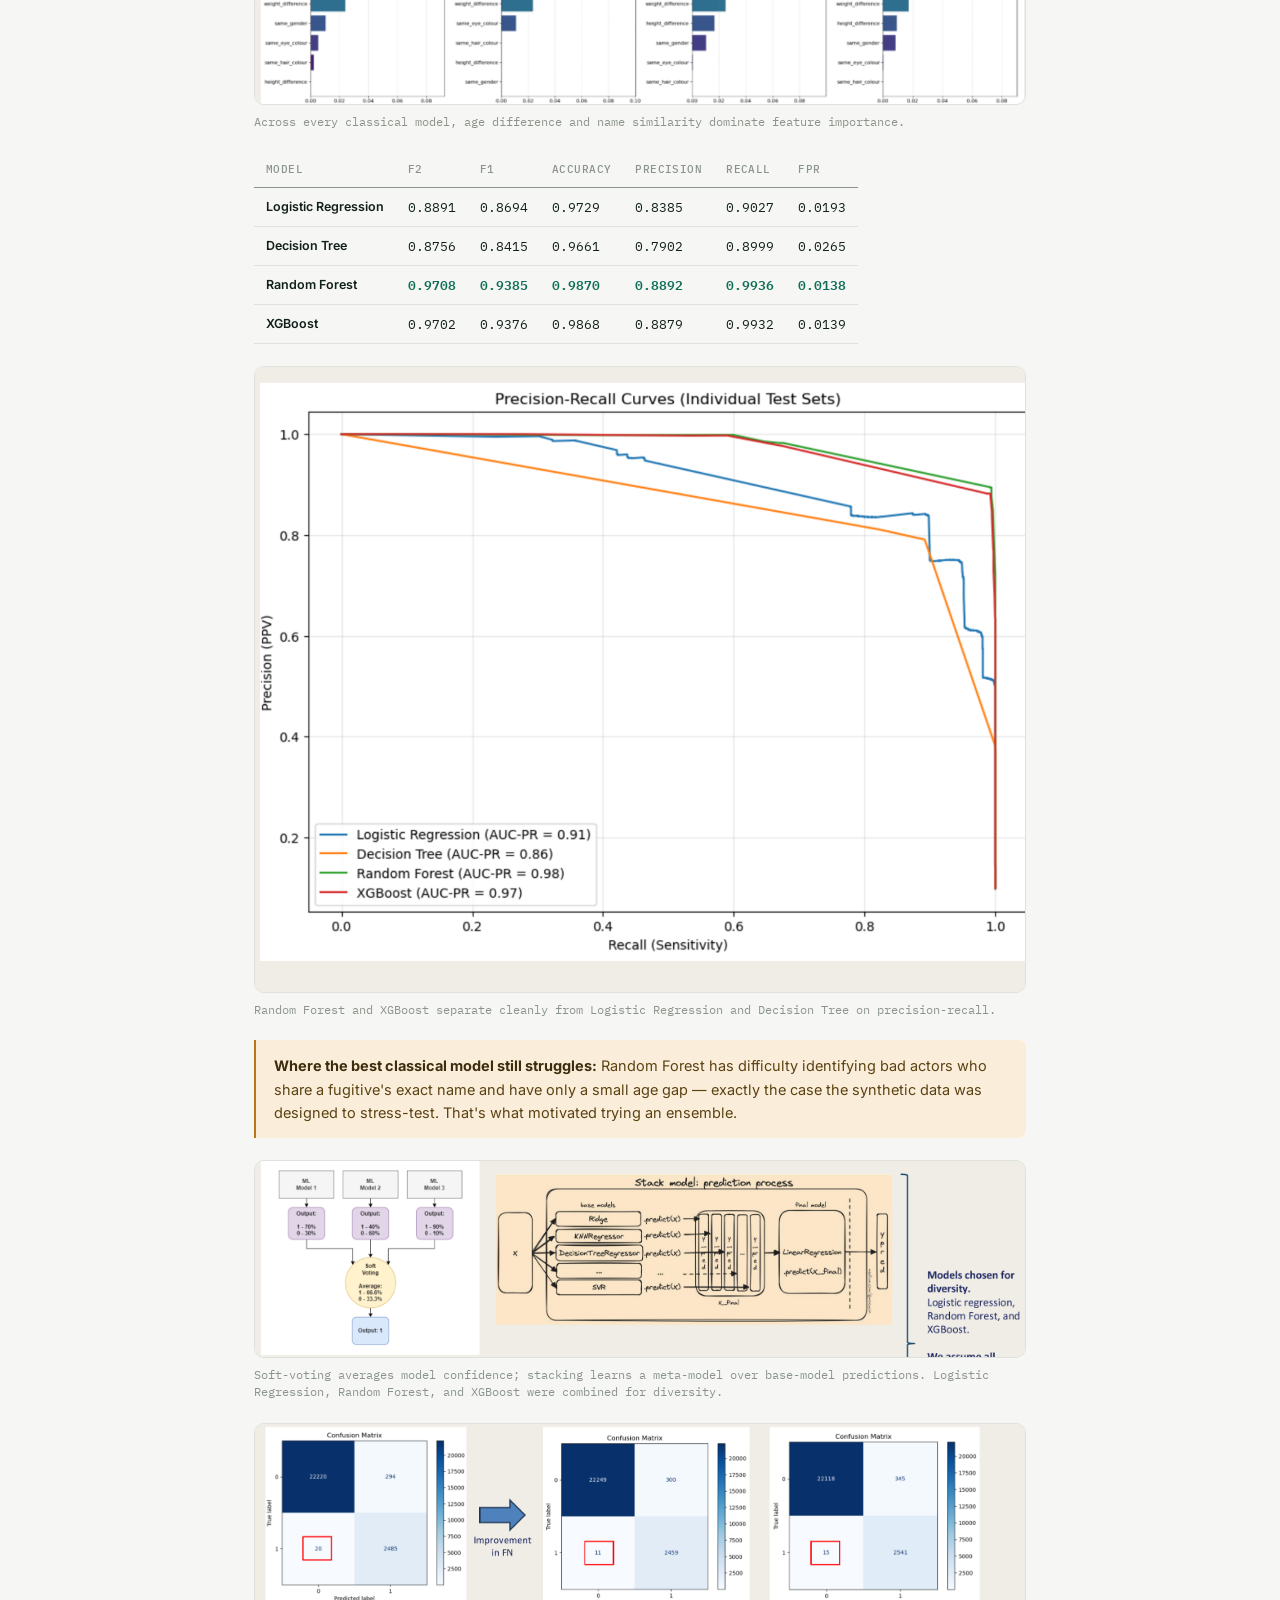
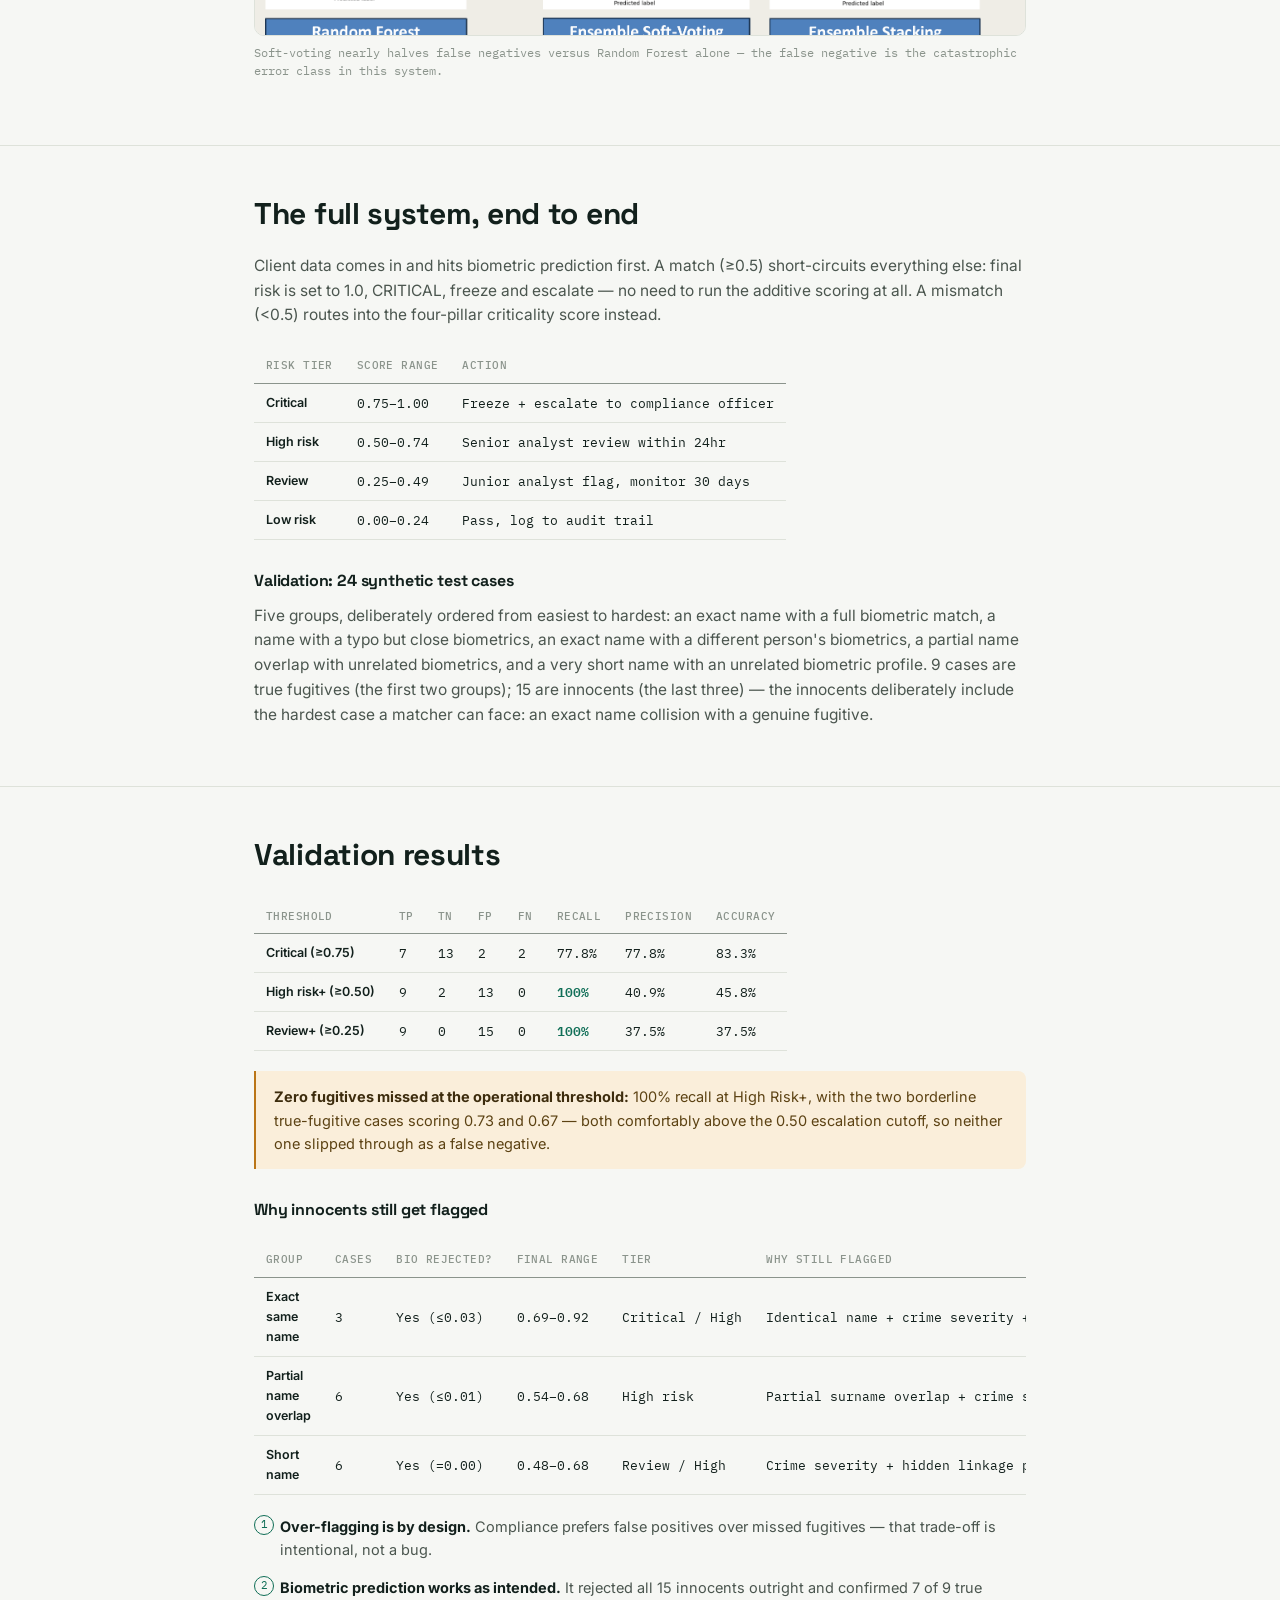
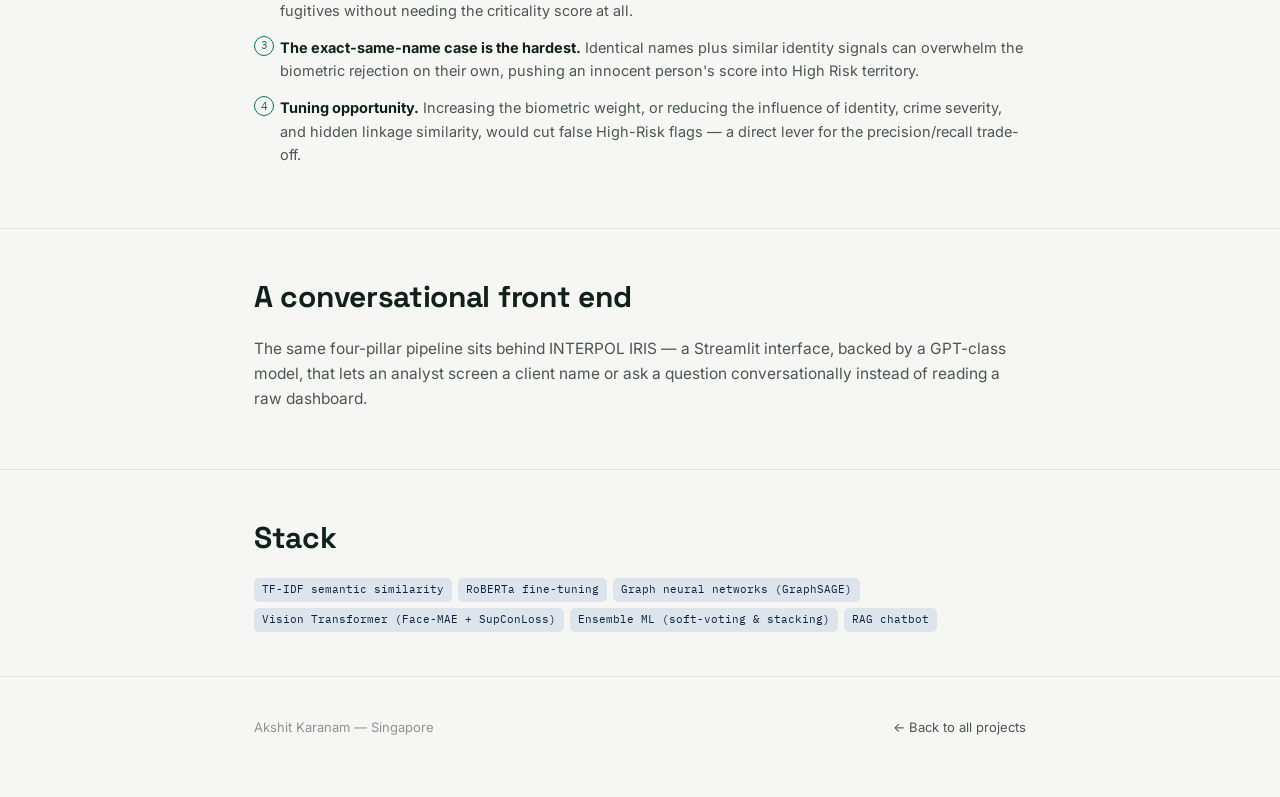
<file: projects/interpol-risk-intelligence.html>
<!DOCTYPE html>
<html lang="en">
<head>
<meta charset="UTF-8">
<meta name="viewport" content="width=device-width, initial-scale=1.0">
<title>AI-Driven Risk Intelligence for INTERPOL Fugitives — Akshit Karanam</title>
<link rel="preconnect" href="https://fonts.googleapis.com">
<link rel="preconnect" href="https://fonts.gstatic.com" crossorigin>
<link href="https://fonts.googleapis.com/css2?family=Space+Grotesk:wght@400;500;600;700&family=Inter:wght@400;500;600&family=IBM+Plex+Mono:wght@400;500&display=swap" rel="stylesheet">
<link rel="stylesheet" href="../css/base.css">
<link rel="stylesheet" href="../css/project.css">
</head>
<body>

<nav>
  <div class="wrap">
    <a class="back" href="../index.html#projects">← Akshit Karanam</a>
    <a class="brand" href="../index.html">AK</a>
  </div>
</nav>

<header class="hero wrap">
  <div class="kicker"><span class="dot"></span>Case Study</div>
  <h1 class="title">AI-Driven Risk Intelligence for 2026 INTERPOL Fugitives</h1>
  <p class="dek">Multi-pillar semantic identity resolution and biometric refutation — replacing rigid blacklist matching with a weighted, auditable risk score across four independent signals, with a biometric check that can veto the whole thing.</p>
  <div class="meta-row">
    <span class="chip">SMU — CS610 group project, Grade A</span>
  </div>
  <div class="cov"><span class="f-navy"></span><span class="f-navy"></span><span class="f-navy"></span><span></span></div>
  <div class="cov-label">SMU, Grade A</div>
</header>

<article>

<section id="problem">
  <div class="wrap">
    <h2 class="section-title">The analyst's trap</h2>
    <p class="lede">Rigid, deterministic blacklist matching flags every submitted name equally, with no sense of context. Two gaps go unnoticed at once: a partial or reformatted name isn't recognized as the same person, and a minor offense gets treated with exactly the same urgency as a major one. A compliance team we looked at spent about 15 minutes of manual review per alert and still carried high rates of both false negatives and false positives.</p>
    <p class="lede">Concretely: a partial-name match tied to a minor offense gets the identical flag as an exact-name match tied to a terrorism link. A matcher with no sense of context can't tell those apart, so both cost the same review time — and the more dangerous case doesn't get prioritized.</p>
    <ol class="rule-list">
      <li data-n="1"><b>Identity.</b> Fuzzy name matching (TF-IDF) instead of exact-string blacklist comparison.</li>
      <li data-n="2"><b>Context.</b> Granular crime-severity tiers instead of one flat "match / no match" category.</li>
      <li data-n="3"><b>Verification.</b> Biometric refutation that auto-clears genuine non-matches instead of escalating every namesake.</li>
    </ol>
    <div class="tag-row"><span class="tag">Target: &lt;2 min / alert</span><span class="tag">Target: zero high-stakes misses</span></div>
  </div>
</section>

<section id="data">
  <div class="wrap">
    <h2 class="section-title">Data</h2>
    <div class="bench-grid">
      <div class="bench-row">
        <div class="bench-cat">Primary — INTERPOL Red Notices</div>
        <div class="bench-items"><span class="bench-tag">OpenSanctions API</span><span class="bench-tag">6,479 searchable targets</span><span class="bench-tag">Sanctions text, age, gender</span></div>
      </div>
      <div class="bench-row">
        <div class="bench-cat">Secondary — synthetic clients</div>
        <div class="bench-items"><span class="bench-tag">Privacy-preserving, no real client PII</span><span class="bench-tag">Trains the biometric refutation model</span></div>
      </div>
      <div class="bench-row">
        <div class="bench-cat">Image sources</div>
        <div class="bench-items"><span class="bench-tag">6,479 images, one per fugitive</span><span class="bench-tag">Via OpenSanctions, sourced from interpol.int</span></div>
      </div>
    </div>
    <p class="lede">The dataset is drawn from the real, publicly-listed 2026 Red Notice roster — among the names on it are already-public fugitives such as Ruja Ignatova and Dawood Ibrahim Kaskar.</p>
  </div>
</section>

<section id="exploration">
  <div class="wrap">
    <h2 class="section-title">What the data actually looks like</h2>
    <p class="lede">Before building anything, it's worth checking what population the model would actually be trained on.</p>
    <figure class="screenshot-figure">
      <img class="screenshot" src="../img/interpol/data-exploration.png" alt="Four charts: age distribution skewed right with mean 42.9 and median 40.0; age today by crime type as overlapping boxplots across genders; a bar chart showing Tier 1 Critical vastly outnumbering Tier 2 High and Tier 3 Medium; and a bar chart of crime types by total incidents, led by mixed-category offenses">
      <figcaption class="screenshot-caption">Age skews toward late 30s–40s, Tier 1 Critical dominates the population, and crime-type distributions overlap heavily across age and gender.</figcaption>
    </figure>
    <ol class="rule-list">
      <li data-n="1"><b>Mixed-category offenders dominate.</b> The model has to handle multi-label crime behaviour, not assume a clean single category per record.</li>
      <li data-n="2"><b>Age peaks in the late 30s–40s.</b> Consistent with criminological research showing serious, organised crime offending peaks later in life than general street crime.</li>
      <li data-n="3"><b>Tier 1 Critical vastly outnumbers other tiers.</b> INTERPOL's mandate prioritises the most dangerous transnational criminals — the model is trained on a high-threat population, not a general offender sample.</li>
      <li data-n="4"><b>Age and gender alone don't separate risk profiles.</b> Distributions overlap too heavily across crime types — additional features are required to differentiate meaningfully.</li>
    </ol>
  </div>
</section>

<section id="architecture">
  <div class="wrap">
    <h2 class="section-title">Four pillars, one score, one veto</h2>
    <p class="lede">Client data (name, photo, gender) feeds two things in parallel: a biometric prediction, and four weighted pillars — Identity (40%), Crime Severity (30%), Hidden Linkage (20%), and Visual (10%) — that sum into a criticality score from 0.0 to 1.0, bucketed into Critical, High, Low, or Safe.</p>
    <figure class="screenshot-figure">
      <img class="screenshot" src="../img/interpol/architecture.png" alt="Compliance ML architecture: Input X (client data - name, photo, gender) feeds Biometric Prediction (ensemble ML model, refutation), which combines with four weighted pillars - Identity 40% (semantic similarity TF-IDF), Crime Severity 30% (multi-label classification), Hidden Linkage 20% (graph link prediction), Visual 10% (computer vision) - into Output Y, a criticality score from 0.0 to 1.0 bucketed as Critical, High, Low, or Safe">
      <figcaption class="screenshot-caption">Four weighted pillars produce an additive score — but biometric refutation sits outside that sum entirely.</figcaption>
    </figure>
    <div class="callout"><b>Why refutation is a veto, not a weight:</b> if the biometric prediction detects biological dissonance — the wrong gender or an implausible age for the claimed identity — it overrides the additive score entirely, rather than acting as just one more weighted input alongside the other three.</div>
  </div>
</section>

<section id="identity">
  <div class="wrap">
    <h2 class="section-title">Pillar 1: Identity (40%) — semantic similarity via TF-IDF</h2>
    <p class="lede">Each fugitive name is broken into overlapping character n-grams (2–4 characters); TF-IDF weighs each n-gram by how distinctive it is across all 6,479 names. A submitted name gets vectorized the same way and ranked against every fugitive vector by cosine similarity — the top match passes forward as the identity pillar's score.</p>
    <div class="code-panel">
<span class="cmt"># illustrative — structure of the matching step, not real records</span>
query = <span class="str">"A. [Surname]"</span>
candidates = {
    <span class="str">"[SURNAME] [FIRST NAME]"</span>:      0.91,  <span class="cmt"># high — likely match</span>
    <span class="str">"[SURNAME] [ALT FIRST NAME]"</span>:  0.84,  <span class="cmt"># high — plausible match</span>
    <span class="str">"[UNRELATED NAME]"</span>:            0.02,  <span class="cmt"># low — different person</span>
}
    </div>
    <p class="lede">TF-IDF was benchmarked against SBERT, a modern neural embedding model, on 1,000 perturbed name queries before committing to it — the character-level approach won on 6 of 7 metrics.</p>
    <table class="data-table">
      <thead><tr><th>Metric</th><th>TF-IDF</th><th>SBERT</th><th>Winner</th></tr></thead>
      <tbody>
        <tr><td class="label">MAP</td><td class="best">0.8857</td><td>0.8801</td><td>TF-IDF</td></tr>
        <tr><td class="label">Recall@1</td><td class="best">0.8160</td><td>0.8130</td><td>TF-IDF</td></tr>
        <tr><td class="label">Recall@3</td><td class="best">0.9540</td><td>0.9430</td><td>TF-IDF</td></tr>
        <tr><td class="label">Recall@5</td><td class="best">0.9690</td><td>0.9640</td><td>TF-IDF</td></tr>
        <tr><td class="label">Mean positive similarity</td><td>0.8754</td><td class="best">0.8884</td><td>SBERT</td></tr>
        <tr><td class="label">Mean negative similarity</td><td class="best">0.0213</td><td>0.2984</td><td>TF-IDF</td></tr>
        <tr><td class="label">Positive–negative separation</td><td class="best">0.8541</td><td>0.5901</td><td>TF-IDF ✓</td></tr>
      </tbody>
    </table>
    <p class="lede">The separation between genuine and unrelated matches (0.854 vs. 0.590) is what decided it — character-level matching handles name variants more robustly than a neural embedding tuned for semantic, not orthographic, similarity.</p>
  </div>
</section>

<section id="severity">
  <div class="wrap">
    <h2 class="section-title">Pillar 2: Crime severity (30%) — crime-type classification</h2>
    <p class="lede">6,479 fugitive records had sanctions text but no crime labels — automated categorisation was needed for compliance risk routing. Three unsupervised methods (BART zero-shot, LDA latent themes, K-Means clustering) built a training set through 3-way agreement, refined by two rounds of human evaluation, before a supervised RoBERTa classifier became the final model.</p>
    <figure class="screenshot-figure">
      <img class="screenshot" src="../img/interpol/pipeline-flow.png" alt="Pipeline flow: data prep leads to unsupervised learning (BART v1, LDA, K-Means, BART v2) then label concept mapping then agreement analysis (R1, R2), producing training data that feeds RoBERTa experiments 1-3 and 4-5, validated against human evaluation rounds R1 and R2, producing predictions. Final counts: 6,479 final output, 3,075 unsupervised training rows, 3,087 RoBERTa predicted, 317 human-evaluation test rows.">
      <figcaption class="screenshot-caption">Unsupervised methods build the training set; two rounds of human evaluation refine the label set before the final RoBERTa classifier.</figcaption>
    </figure>
    <table class="data-table">
      <thead><tr><th>Experiment</th><th>Label source</th><th>LR</th><th>Epochs</th><th>Accuracy</th><th>Macro F1</th></tr></thead>
      <tbody>
        <tr><td class="label">1</td><td>BART v1 + LDA</td><td>2e-5</td><td>5</td><td>0.831</td><td>0.83</td></tr>
        <tr><td class="label">2</td><td>BART v1 + LDA</td><td>1e-5</td><td>3</td><td>0.825</td><td>0.83</td></tr>
        <tr><td class="label">3</td><td>BART v1 + LDA</td><td>1e-5</td><td>5</td><td>0.828</td><td>0.83</td></tr>
        <tr><td class="label">4 ★</td><td>BART v1 + LDA</td><td>2e-5</td><td>5</td><td class="best">0.922</td><td class="best">0.91</td></tr>
        <tr><td class="label">5</td><td>BART v2 + LDA (lem.)</td><td>2e-5</td><td>5</td><td>0.912</td><td>0.90</td></tr>
      </tbody>
    </table>
    <table class="data-table">
      <thead><tr><th>Category</th><th>Count</th><th>%</th><th>Severity</th><th>Risk tier</th></tr></thead>
      <tbody>
        <tr><td class="label">Terrorism</td><td>1,580</td><td>24.4%</td><td>1.0</td><td>Tier 1 — Critical</td></tr>
        <tr><td class="label">Homicide</td><td>1,319</td><td>20.4%</td><td>0.9</td><td>Tier 1 — Critical</td></tr>
        <tr><td class="label">Sexual crime</td><td>459</td><td>7.1%</td><td>0.8</td><td>Tier 2 — High</td></tr>
        <tr><td class="label">Armed formation</td><td>1,592</td><td>24.6%</td><td>0.7</td><td>Tier 2 — High</td></tr>
        <tr><td class="label">Assault</td><td>826</td><td>12.7%</td><td>0.7</td><td>Tier 2 — High</td></tr>
        <tr><td class="label">Narcotics</td><td>388</td><td>6.0%</td><td>0.7</td><td>Tier 2 — High</td></tr>
        <tr><td class="label">Financial crime</td><td>315</td><td>4.9%</td><td>0.5</td><td>Tier 3 — Medium</td></tr>
      </tbody>
    </table>
    <div class="callout"><b>The known limitation:</b> terrorism recall lands at 0.82 — roughly 1 in 5 terrorism cases may be misclassified into an adjacent category. Confidence-based routing for low-confidence terrorism calls is flagged as future work, since that's the category where a miss matters most.</div>
  </div>
</section>

<section id="visual">
  <div class="wrap">
    <h2 class="section-title">Pillar 3: Visual (10%) — disguise-robust embeddings</h2>
    <p class="lede">Facial landmarks (eyes, cheeks, jawline, forehead, chin) are detected, and synthetic disguise assets — a mask, bandana, wig, sunglasses, spectacles, beard, or beanie — are geometrically aligned onto them, to test whether an embedding model can still recognise the same identity underneath.</p>
    <p class="lede">The baseline is Face-MAE — a masked-autoencoder, self-supervised Vision Transformer trained on large facial datasets, producing a 762-D embedding. The fine-tuned version, Disguised-Face-MAE, adds a dense + batch-norm head trained with supervised contrastive loss on a real disguised-face dataset: same-identity pairs get pulled together in embedding space, different identities get pushed apart.</p>
    <table class="data-table">
      <thead><tr><th>Metric</th><th>Baseline (Face-MAE)</th><th>Fine-tuned (Disguised-Face-MAE)</th></tr></thead>
      <tbody>
        <tr><td class="label">μ disguised-match (genuine similarity)</td><td>0.9580</td><td class="best">0.9631</td></tr>
        <tr><td class="label">μ stranger (imposter similarity)</td><td>0.8394</td><td class="best">0.5896</td></tr>
        <tr><td class="label">Separation gap, Δ</td><td>0.1185</td><td class="best">0.3735</td></tr>
      </tbody>
    </table>
    <p class="lede">Fine-tuning barely moved the genuine-match score (already near-ceiling) but more than tripled the separation gap — the fine-tuned model got dramatically better at telling two different people apart, which is the harder and more important half of the problem. At inference, a sigmoid over cosine similarity, centered on the midpoint between the two means, converts a raw similarity score into the visual pillar's contribution.</p>
  </div>
</section>

<section id="linkage">
  <div class="wrap">
    <h2 class="section-title">Pillar 4: Hidden linkage (20%) — graph link prediction</h2>
    <p class="lede">The question this pillar answers: how structurally connected is this entity to suspicious clusters? A graph of all 6,479 fugitives gets an edge between two records whenever they share both a country and a crime type — two 2-layer GNNs (GCN and GraphSAGE) were trained on that graph for link prediction.</p>
    <table class="data-table">
      <thead><tr><th>Metric</th><th>GCN</th><th>GraphSAGE</th><th>Winner</th></tr></thead>
      <tbody>
        <tr><td class="label">AUC</td><td>0.9971</td><td class="best">0.9978</td><td>GraphSAGE ✓</td></tr>
        <tr><td class="label">Recall @0.5</td><td class="best">0.9999</td><td>0.9998</td><td>GCN (marginal)</td></tr>
        <tr><td class="label">Hits@10</td><td>0.9193</td><td class="best">0.9194</td><td>GraphSAGE ✓</td></tr>
        <tr><td class="label">Hits@50</td><td>0.9194</td><td>0.9194</td><td>Tie</td></tr>
        <tr><td class="label">Hits@100</td><td>0.9194</td><td>0.9194</td><td>Tie</td></tr>
      </tbody>
    </table>
    <p class="lede">GraphSAGE was selected for its higher AUC and its inductive capability — it generalises to fugitives not seen during training, which GCN can't do natively.</p>
    <div class="code-panel">
<span class="cmt"># illustrative — the scoring formula and a worked example, no real case</span>
Hidden Linkage = Σ (rank_weight / weight_sum × link_score × crime_severity)

<span class="cmt"># rank 1 neighbour, weight 0.50, link 1.00, severity 1.0 (terrorism)</span>
0.50 × 1.00 × 1.0 = 0.500
<span class="cmt"># rank 2 neighbour, weight 0.30, link 0.99, severity 0.7 (armed formation)</span>
0.30 × 0.99 × 0.7 = 0.209
<span class="cmt"># rank 3 neighbour, weight 0.20, link 0.90, severity 0.7 (armed formation)</span>
0.20 × 0.90 × 0.7 = 0.126

Hidden Linkage = 0.500 + 0.209 + 0.126 = 0.835
    </div>
    <p class="lede">A case like that is deeply embedded in a terrorism-linked cluster — the network signal alone can drive escalation even when identity and biometric checks come back inconclusive.</p>
  </div>
</section>

<section id="refutation">
  <div class="wrap">
    <h2 class="section-title">Biometric refutation, the veto</h2>
    <p class="lede">100,000 synthetic rows were generated to train this model: ~6,000 real fugitives with no variation, ~4,000 synthetic "bad actors" with perturbed names (swapped, shuffled, dropped, or duplicated) and slightly altered height, age, and hair/eye colour, plus 50% "good actors" with fully randomized identity and 50% good actors who — deliberately — share a fugitive's exact name. That last group is the hardest and most important case: an innocent person who happens to have the same name as someone on the list.</p>
    <figure class="screenshot-figure">
      <img class="screenshot" src="../img/interpol/feature-importance.png" alt="Four bar charts of key feature importance (predictive power via mean accuracy drop) for Logistic Regression, Decision Tree, Random Forest, and XGBoost, each showing age_difference and name_similarity as by far the two most predictive features, ahead of weight/height difference, gender, eye colour, and hair colour">
      <figcaption class="screenshot-caption">Across every classical model, age difference and name similarity dominate feature importance.</figcaption>
    </figure>
    <table class="data-table">
      <thead><tr><th>Model</th><th>F2</th><th>F1</th><th>Accuracy</th><th>Precision</th><th>Recall</th><th>FPR</th></tr></thead>
      <tbody>
        <tr><td class="label">Logistic Regression</td><td>0.8891</td><td>0.8694</td><td>0.9729</td><td>0.8385</td><td>0.9027</td><td>0.0193</td></tr>
        <tr><td class="label">Decision Tree</td><td>0.8756</td><td>0.8415</td><td>0.9661</td><td>0.7902</td><td>0.8999</td><td>0.0265</td></tr>
        <tr><td class="label">Random Forest</td><td class="best">0.9708</td><td class="best">0.9385</td><td class="best">0.9870</td><td class="best">0.8892</td><td class="best">0.9936</td><td class="best">0.0138</td></tr>
        <tr><td class="label">XGBoost</td><td>0.9702</td><td>0.9376</td><td>0.9868</td><td>0.8879</td><td>0.9932</td><td>0.0139</td></tr>
      </tbody>
    </table>
    <figure class="screenshot-figure">
      <img class="screenshot" src="../img/interpol/pr-curve.png" alt="Precision-recall curves for the four classical models: Logistic Regression (AUC-PR 0.91), Decision Tree (AUC-PR 0.86), Random Forest (AUC-PR 0.98), XGBoost (AUC-PR 0.97) — Random Forest and XGBoost trace nearly identical curves well above the other two">
      <figcaption class="screenshot-caption">Random Forest and XGBoost separate cleanly from Logistic Regression and Decision Tree on precision-recall.</figcaption>
    </figure>
    <div class="callout"><b>Where the best classical model still struggles:</b> Random Forest has difficulty identifying bad actors who share a fugitive's exact name and have only a small age gap — exactly the case the synthetic data was designed to stress-test. That's what motivated trying an ensemble.</div>
    <figure class="screenshot-figure">
      <img class="screenshot" src="../img/interpol/ensemble-diagram.png" alt="Two ensemble diagrams: soft-voting combines three models' output probabilities by averaging them (e.g. 70%/40%/90% averaging to 66.6%) rather than a majority vote; stacking trains independent base models (Ridge, KNNRegressor, DecisionTreeRegressor, SVR, etc.), each predicting on x, then feeds their predictions into a final LinearRegression meta-model trained via k-fold cross-validation to produce y_pred">
      <figcaption class="screenshot-caption">Soft-voting averages model confidence; stacking learns a meta-model over base-model predictions. Logistic Regression, Random Forest, and XGBoost were combined for diversity.</figcaption>
    </figure>
    <figure class="screenshot-figure">
      <img class="screenshot" src="../img/interpol/confusion-matrices.png" alt="Three confusion matrices side by side: Random Forest alone (20 false negatives), Ensemble Soft-Voting (11 false negatives), Ensemble Stacking (15 false negatives) — soft-voting cuts false negatives nearly in half versus the single best classical model">
      <figcaption class="screenshot-caption">Soft-voting nearly halves false negatives versus Random Forest alone — the false negative is the catastrophic error class in this system.</figcaption>
    </figure>
  </div>
</section>

<section id="system">
  <div class="wrap">
    <h2 class="section-title">The full system, end to end</h2>
    <p class="lede">Client data comes in and hits biometric prediction first. A match (≥0.5) short-circuits everything else: final risk is set to 1.0, CRITICAL, freeze and escalate — no need to run the additive scoring at all. A mismatch (&lt;0.5) routes into the four-pillar criticality score instead.</p>
    <table class="data-table">
      <thead><tr><th>Risk tier</th><th>Score range</th><th>Action</th></tr></thead>
      <tbody>
        <tr><td class="label">Critical</td><td>0.75–1.00</td><td>Freeze + escalate to compliance officer</td></tr>
        <tr><td class="label">High risk</td><td>0.50–0.74</td><td>Senior analyst review within 24hr</td></tr>
        <tr><td class="label">Review</td><td>0.25–0.49</td><td>Junior analyst flag, monitor 30 days</td></tr>
        <tr><td class="label">Low risk</td><td>0.00–0.24</td><td>Pass, log to audit trail</td></tr>
      </tbody>
    </table>

    <h3 class="sub">Validation: 24 synthetic test cases</h3>
    <p class="lede">Five groups, deliberately ordered from easiest to hardest: an exact name with a full biometric match, a name with a typo but close biometrics, an exact name with a different person's biometrics, a partial name overlap with unrelated biometrics, and a very short name with an unrelated biometric profile. 9 cases are true fugitives (the first two groups); 15 are innocents (the last three) — the innocents deliberately include the hardest case a matcher can face: an exact name collision with a genuine fugitive.</p>
  </div>
</section>

<section id="results">
  <div class="wrap">
    <h2 class="section-title">Validation results</h2>
    <table class="data-table">
      <thead><tr><th>Threshold</th><th>TP</th><th>TN</th><th>FP</th><th>FN</th><th>Recall</th><th>Precision</th><th>Accuracy</th></tr></thead>
      <tbody>
        <tr><td class="label">Critical (≥0.75)</td><td>7</td><td>13</td><td>2</td><td>2</td><td>77.8%</td><td>77.8%</td><td>83.3%</td></tr>
        <tr><td class="label">High risk+ (≥0.50)</td><td>9</td><td>2</td><td>13</td><td>0</td><td class="best">100%</td><td>40.9%</td><td>45.8%</td></tr>
        <tr><td class="label">Review+ (≥0.25)</td><td>9</td><td>0</td><td>15</td><td>0</td><td class="best">100%</td><td>37.5%</td><td>37.5%</td></tr>
      </tbody>
    </table>
    <div class="callout"><b>Zero fugitives missed at the operational threshold:</b> 100% recall at High Risk+, with the two borderline true-fugitive cases scoring 0.73 and 0.67 — both comfortably above the 0.50 escalation cutoff, so neither one slipped through as a false negative.</div>

    <h3 class="sub">Why innocents still get flagged</h3>
    <table class="data-table">
      <thead><tr><th>Group</th><th>Cases</th><th>Bio rejected?</th><th>Final range</th><th>Tier</th><th>Why still flagged</th></tr></thead>
      <tbody>
        <tr><td class="label">Exact same name</td><td>3</td><td>Yes (≤0.03)</td><td>0.69–0.92</td><td>Critical / High</td><td>Identical name + crime severity + hidden linkage</td></tr>
        <tr><td class="label">Partial name overlap</td><td>6</td><td>Yes (≤0.01)</td><td>0.54–0.68</td><td>High risk</td><td>Partial surname overlap + crime severity</td></tr>
        <tr><td class="label">Short name</td><td>6</td><td>Yes (=0.00)</td><td>0.48–0.68</td><td>Review / High</td><td>Crime severity + hidden linkage push score up</td></tr>
      </tbody>
    </table>
    <ol class="rule-list">
      <li data-n="1"><b>Over-flagging is by design.</b> Compliance prefers false positives over missed fugitives — that trade-off is intentional, not a bug.</li>
      <li data-n="2"><b>Biometric prediction works as intended.</b> It rejected all 15 innocents outright and confirmed 7 of 9 true fugitives without needing the criticality score at all.</li>
      <li data-n="3"><b>The exact-same-name case is the hardest.</b> Identical names plus similar identity signals can overwhelm the biometric rejection on their own, pushing an innocent person's score into High Risk territory.</li>
      <li data-n="4"><b>Tuning opportunity.</b> Increasing the biometric weight, or reducing the influence of identity, crime severity, and hidden linkage similarity, would cut false High-Risk flags — a direct lever for the precision/recall trade-off.</li>
    </ol>
  </div>
</section>

<section id="chatbot">
  <div class="wrap">
    <h2 class="section-title">A conversational front end</h2>
    <p class="lede">The same four-pillar pipeline sits behind INTERPOL IRIS — a Streamlit interface, backed by a GPT-class model, that lets an analyst screen a client name or ask a question conversationally instead of reading a raw dashboard.</p>
  </div>
</section>

<section id="stack">
  <div class="wrap">
    <h2 class="section-title">Stack</h2>
    <div class="tag-row">
      <span class="tag">TF-IDF semantic similarity</span>
      <span class="tag">RoBERTa fine-tuning</span>
      <span class="tag">Graph neural networks (GraphSAGE)</span>
      <span class="tag">Vision Transformer (Face-MAE + SupConLoss)</span>
      <span class="tag">Ensemble ML (soft-voting &amp; stacking)</span>
      <span class="tag">RAG chatbot</span>
    </div>
  </div>
</section>

</article>

<footer>
  <div class="wrap">
    <p>Akshit Karanam — Singapore</p>
    <a href="../index.html#projects">← Back to all projects</a>
  </div>
</footer>

</body>
</html>
</file>
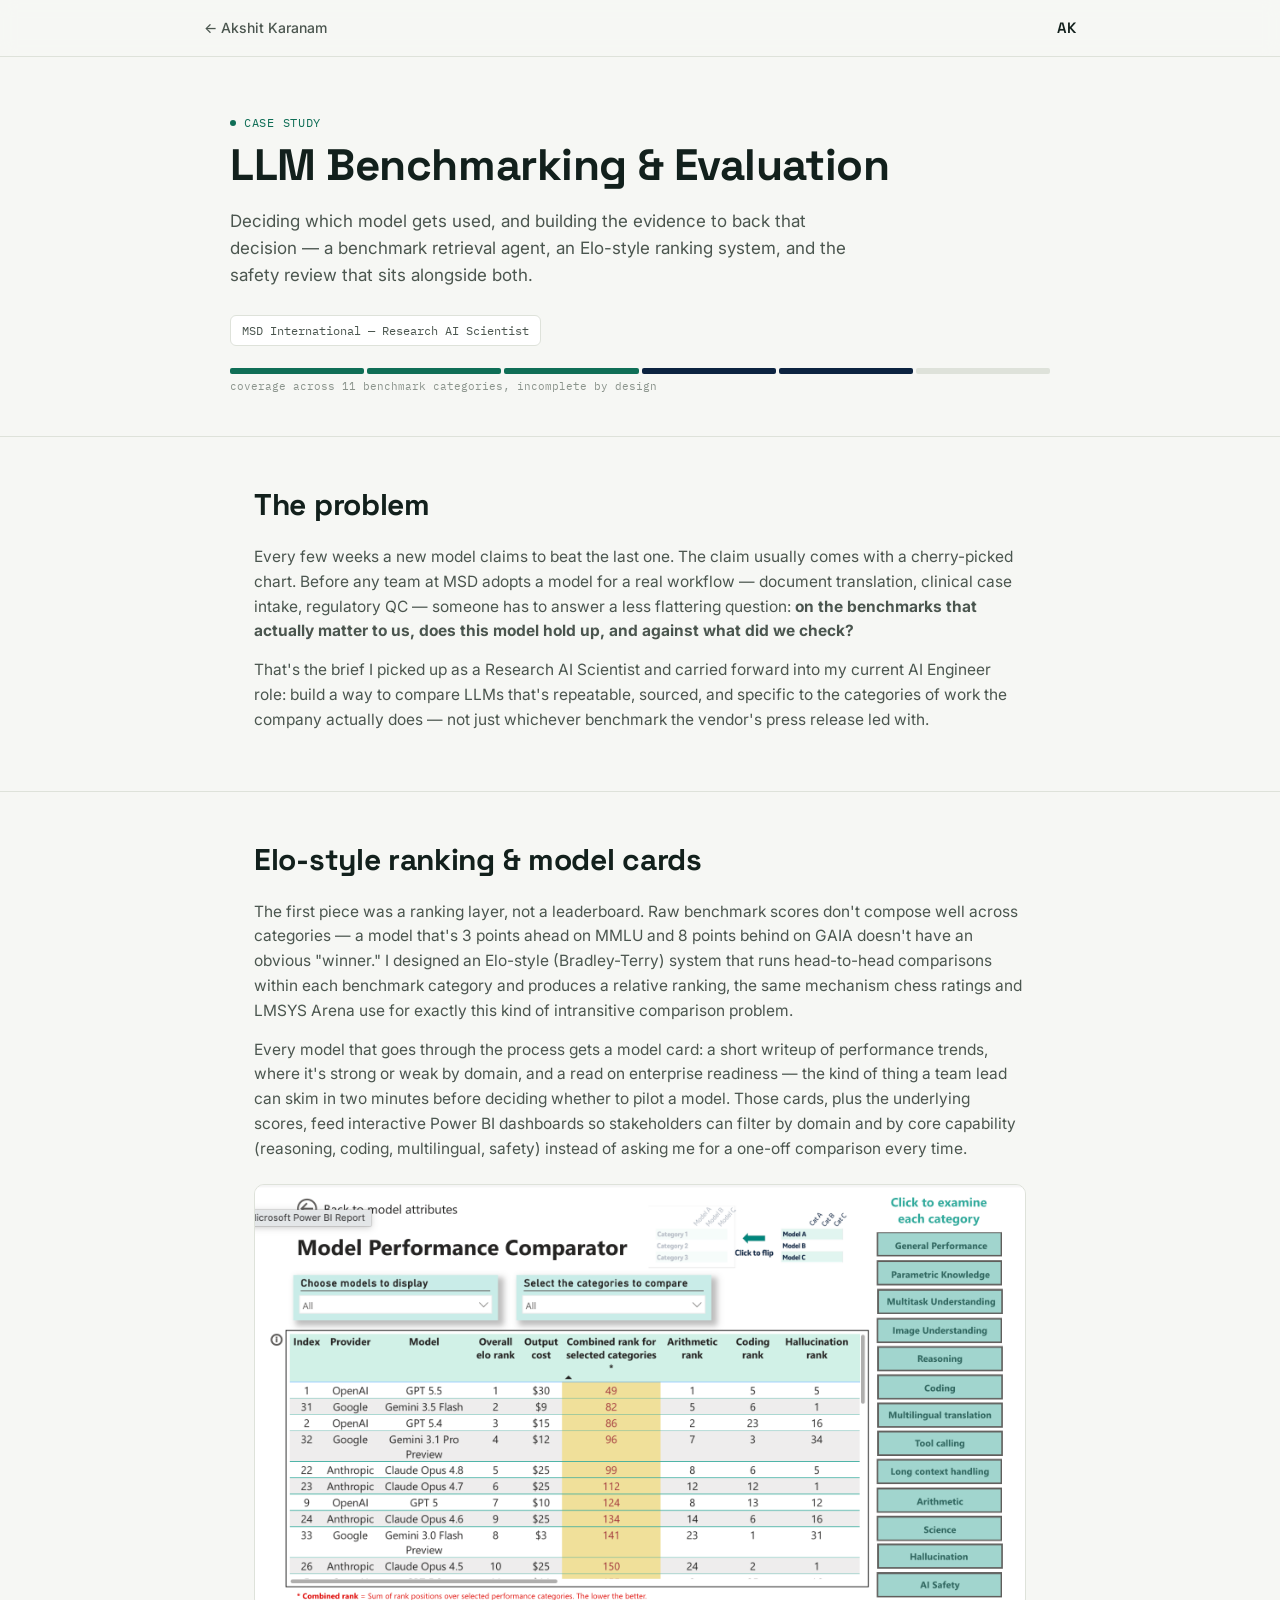
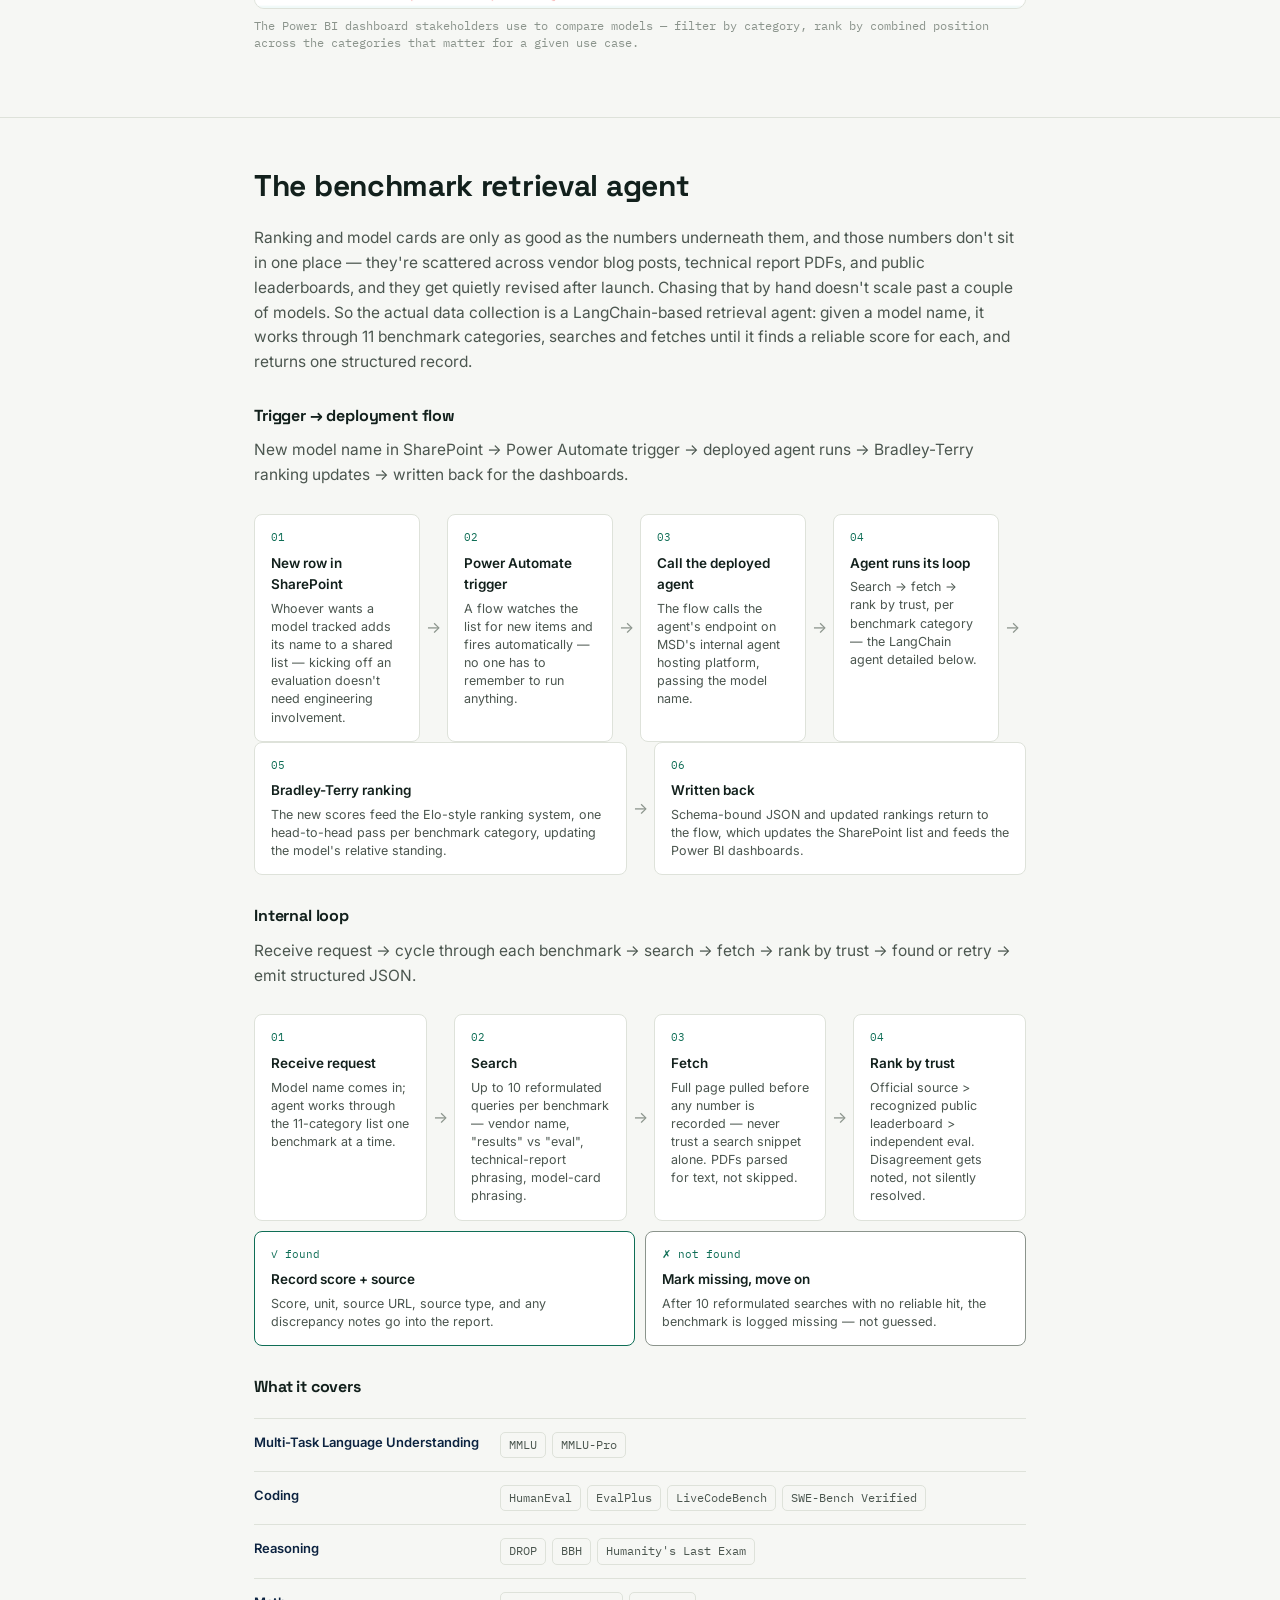
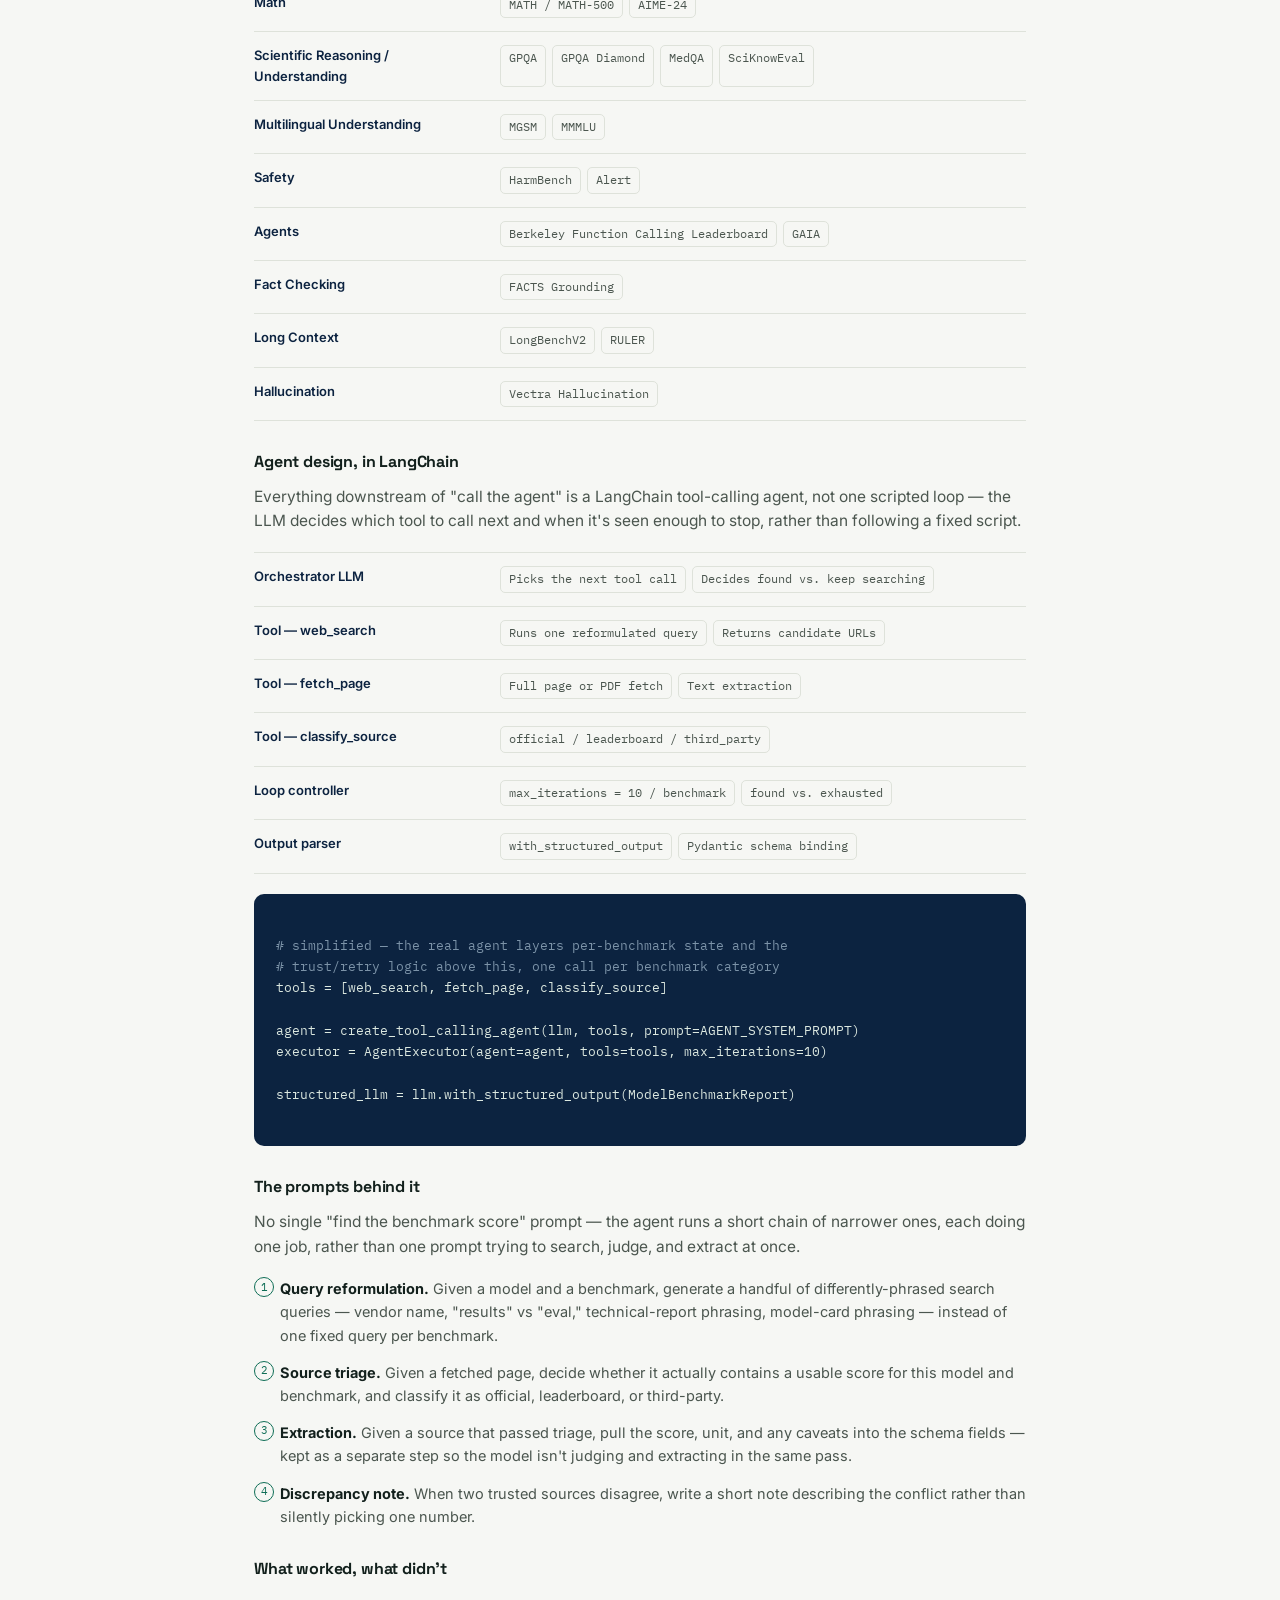
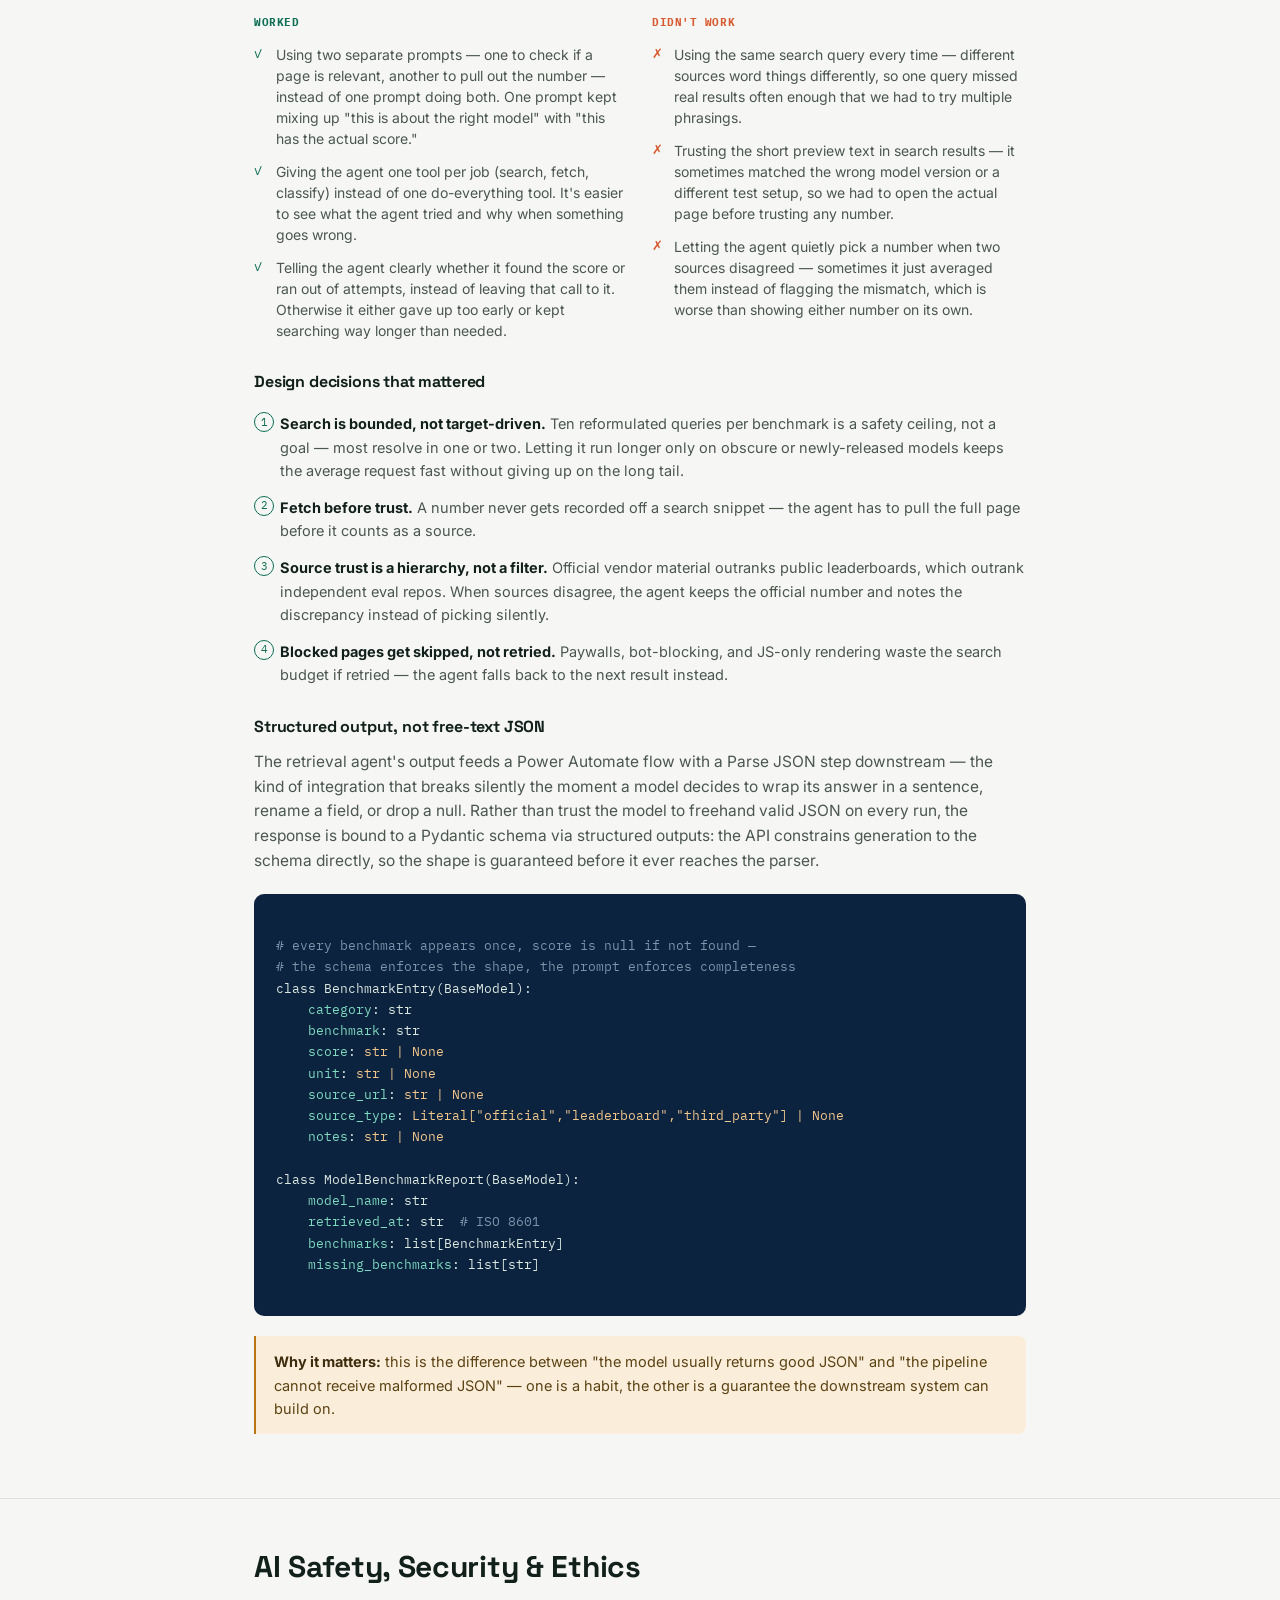
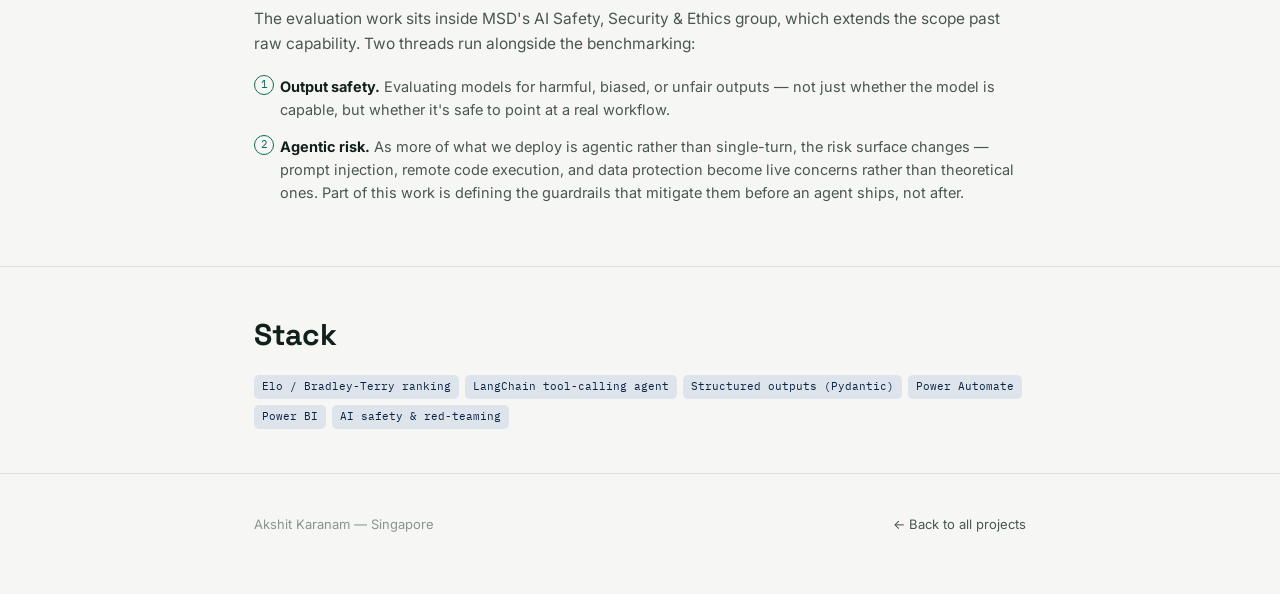
<file: projects/llm-benchmarking-evaluation.html>
<!DOCTYPE html>
<html lang="en">
<head>
<meta charset="UTF-8">
<meta name="viewport" content="width=device-width, initial-scale=1.0">
<title>LLM Benchmarking &amp; Evaluation — Akshit Karanam</title>
<link rel="preconnect" href="https://fonts.googleapis.com">
<link rel="preconnect" href="https://fonts.gstatic.com" crossorigin>
<link href="https://fonts.googleapis.com/css2?family=Space+Grotesk:wght@400;500;600;700&family=Inter:wght@400;500;600&family=IBM+Plex+Mono:wght@400;500&display=swap" rel="stylesheet">
<link rel="stylesheet" href="../css/base.css">
<link rel="stylesheet" href="../css/project.css">
</head>
<body>

<nav>
  <div class="wrap">
    <a class="back" href="../index.html#projects">← Akshit Karanam</a>
    <a class="brand" href="../index.html">AK</a>
  </div>
</nav>

<header class="hero wrap">
  <div class="kicker"><span class="dot"></span>Case Study</div>
  <h1 class="title">LLM Benchmarking &amp; Evaluation</h1>
  <p class="dek">Deciding which model gets used, and building the evidence to back that decision — a benchmark retrieval agent, an Elo-style ranking system, and the safety review that sits alongside both.</p>
  <div class="meta-row">
    <span class="chip">MSD International — Research AI Scientist</span>
  </div>
  <div class="cov"><span class="f-teal"></span><span class="f-teal"></span><span class="f-teal"></span><span class="f-navy"></span><span class="f-navy"></span><span></span></div>
  <div class="cov-label">coverage across 11 benchmark categories, incomplete by design</div>
</header>

<article>

<section id="problem">
  <div class="wrap">
    <h2 class="section-title">The problem</h2>
    <p class="lede">Every few weeks a new model claims to beat the last one. The claim usually comes with a cherry-picked chart. Before any team at MSD adopts a model for a real workflow — document translation, clinical case intake, regulatory QC — someone has to answer a less flattering question: <b>on the benchmarks that actually matter to us, does this model hold up, and against what did we check?</b></p>
    <p class="lede">That's the brief I picked up as a Research AI Scientist and carried forward into my current AI Engineer role: build a way to compare LLMs that's repeatable, sourced, and specific to the categories of work the company actually does — not just whichever benchmark the vendor's press release led with.</p>
  </div>
</section>

<section id="ranking">
  <div class="wrap">
    <h2 class="section-title">Elo-style ranking &amp; model cards</h2>
    <p class="lede">The first piece was a ranking layer, not a leaderboard. Raw benchmark scores don't compose well across categories — a model that's 3 points ahead on MMLU and 8 points behind on GAIA doesn't have an obvious "winner." I designed an Elo-style (Bradley-Terry) system that runs head-to-head comparisons within each benchmark category and produces a relative ranking, the same mechanism chess ratings and LMSYS Arena use for exactly this kind of intransitive comparison problem.</p>
    <p class="lede">Every model that goes through the process gets a model card: a short writeup of performance trends, where it's strong or weak by domain, and a read on enterprise readiness — the kind of thing a team lead can skim in two minutes before deciding whether to pilot a model. Those cards, plus the underlying scores, feed interactive Power BI dashboards so stakeholders can filter by domain and by core capability (reasoning, coding, multilingual, safety) instead of asking me for a one-off comparison every time.</p>
    <figure class="screenshot-figure">
      <img class="screenshot" src="../img/power-bi-model-comparator.png" alt="Power BI 'Model Performance Comparator' dashboard, showing models ranked by combined rank across selected benchmark categories such as arithmetic, coding, and hallucination">
      <figcaption class="screenshot-caption">The Power BI dashboard stakeholders use to compare models — filter by category, rank by combined position across the categories that matter for a given use case.</figcaption>
    </figure>
  </div>
</section>

<section id="agent">
  <div class="wrap">
    <h2 class="section-title">The benchmark retrieval agent</h2>
    <p class="lede">Ranking and model cards are only as good as the numbers underneath them, and those numbers don't sit in one place — they're scattered across vendor blog posts, technical report PDFs, and public leaderboards, and they get quietly revised after launch. Chasing that by hand doesn't scale past a couple of models. So the actual data collection is a LangChain-based retrieval agent: given a model name, it works through 11 benchmark categories, searches and fetches until it finds a reliable score for each, and returns one structured record.</p>

    <h3 class="sub">Trigger → deployment flow</h3>
    <p class="lede" style="margin-bottom:0;">New model name in SharePoint → Power Automate trigger → deployed agent runs → Bradley-Terry ranking updates → written back for the dashboards.</p>
    <div class="loop">
      <div class="loop-step">
        <div class="n">01</div>
        <div class="t">New row in SharePoint</div>
        <div class="d">Whoever wants a model tracked adds its name to a shared list — kicking off an evaluation doesn't need engineering involvement.</div>
      </div>
      <div class="loop-arrow">→</div>
      <div class="loop-step">
        <div class="n">02</div>
        <div class="t">Power Automate trigger</div>
        <div class="d">A flow watches the list for new items and fires automatically — no one has to remember to run anything.</div>
      </div>
      <div class="loop-arrow">→</div>
      <div class="loop-step">
        <div class="n">03</div>
        <div class="t">Call the deployed agent</div>
        <div class="d">The flow calls the agent's endpoint on MSD's internal agent hosting platform, passing the model name.</div>
      </div>
      <div class="loop-arrow">→</div>
      <div class="loop-step">
        <div class="n">04</div>
        <div class="t">Agent runs its loop</div>
        <div class="d">Search → fetch → rank by trust, per benchmark category — the LangChain agent detailed below.</div>
      </div>
      <div class="loop-arrow">→</div>
      <div class="loop-step">
        <div class="n">05</div>
        <div class="t">Bradley-Terry ranking</div>
        <div class="d">The new scores feed the Elo-style ranking system, one head-to-head pass per benchmark category, updating the model's relative standing.</div>
      </div>
      <div class="loop-arrow">→</div>
      <div class="loop-step">
        <div class="n">06</div>
        <div class="t">Written back</div>
        <div class="d">Schema-bound JSON and updated rankings return to the flow, which updates the SharePoint list and feeds the Power BI dashboards.</div>
      </div>
    </div>

    <h3 class="sub">Internal loop</h3>
    <p class="lede" style="margin-bottom:0;">Receive request → cycle through each benchmark → search → fetch → rank by trust → found or retry → emit structured JSON.</p>
    <div class="loop">
      <div class="loop-step">
        <div class="n">01</div>
        <div class="t">Receive request</div>
        <div class="d">Model name comes in; agent works through the 11-category list one benchmark at a time.</div>
      </div>
      <div class="loop-arrow">→</div>
      <div class="loop-step">
        <div class="n">02</div>
        <div class="t">Search</div>
        <div class="d">Up to 10 reformulated queries per benchmark — vendor name, "results" vs "eval", technical-report phrasing, model-card phrasing.</div>
      </div>
      <div class="loop-arrow">→</div>
      <div class="loop-step">
        <div class="n">03</div>
        <div class="t">Fetch</div>
        <div class="d">Full page pulled before any number is recorded — never trust a search snippet alone. PDFs parsed for text, not skipped.</div>
      </div>
      <div class="loop-arrow">→</div>
      <div class="loop-step">
        <div class="n">04</div>
        <div class="t">Rank by trust</div>
        <div class="d">Official source &gt; recognized public leaderboard &gt; independent eval. Disagreement gets noted, not silently resolved.</div>
      </div>
    </div>
    <div class="loop-branch">
      <div class="loop-step branch-yes">
        <div class="n">✓ found</div>
        <div class="t">Record score + source</div>
        <div class="d">Score, unit, source URL, source type, and any discrepancy notes go into the report.</div>
      </div>
      <div class="loop-step branch-no">
        <div class="n">✗ not found</div>
        <div class="t">Mark missing, move on</div>
        <div class="d">After 10 reformulated searches with no reliable hit, the benchmark is logged missing — not guessed.</div>
      </div>
    </div>

    <h3 class="sub">What it covers</h3>
    <div class="bench-grid">
      <div class="bench-row">
        <div class="bench-cat">Multi-Task Language Understanding</div>
        <div class="bench-items"><span class="bench-tag">MMLU</span><span class="bench-tag">MMLU-Pro</span></div>
      </div>
      <div class="bench-row">
        <div class="bench-cat">Coding</div>
        <div class="bench-items"><span class="bench-tag">HumanEval</span><span class="bench-tag">EvalPlus</span><span class="bench-tag">LiveCodeBench</span><span class="bench-tag">SWE-Bench Verified</span></div>
      </div>
      <div class="bench-row">
        <div class="bench-cat">Reasoning</div>
        <div class="bench-items"><span class="bench-tag">DROP</span><span class="bench-tag">BBH</span><span class="bench-tag">Humanity's Last Exam</span></div>
      </div>
      <div class="bench-row">
        <div class="bench-cat">Math</div>
        <div class="bench-items"><span class="bench-tag">MATH / MATH-500</span><span class="bench-tag">AIME-24</span></div>
      </div>
      <div class="bench-row">
        <div class="bench-cat">Scientific Reasoning / Understanding</div>
        <div class="bench-items"><span class="bench-tag">GPQA</span><span class="bench-tag">GPQA Diamond</span><span class="bench-tag">MedQA</span><span class="bench-tag">SciKnowEval</span></div>
      </div>
      <div class="bench-row">
        <div class="bench-cat">Multilingual Understanding</div>
        <div class="bench-items"><span class="bench-tag">MGSM</span><span class="bench-tag">MMMLU</span></div>
      </div>
      <div class="bench-row">
        <div class="bench-cat">Safety</div>
        <div class="bench-items"><span class="bench-tag">HarmBench</span><span class="bench-tag">Alert</span></div>
      </div>
      <div class="bench-row">
        <div class="bench-cat">Agents</div>
        <div class="bench-items"><span class="bench-tag">Berkeley Function Calling Leaderboard</span><span class="bench-tag">GAIA</span></div>
      </div>
      <div class="bench-row">
        <div class="bench-cat">Fact Checking</div>
        <div class="bench-items"><span class="bench-tag">FACTS Grounding</span></div>
      </div>
      <div class="bench-row">
        <div class="bench-cat">Long Context</div>
        <div class="bench-items"><span class="bench-tag">LongBenchV2</span><span class="bench-tag">RULER</span></div>
      </div>
      <div class="bench-row">
        <div class="bench-cat">Hallucination</div>
        <div class="bench-items"><span class="bench-tag">Vectra Hallucination</span></div>
      </div>
    </div>

    <h3 class="sub">Agent design, in LangChain</h3>
    <p class="lede">Everything downstream of "call the agent" is a LangChain tool-calling agent, not one scripted loop — the LLM decides which tool to call next and when it's seen enough to stop, rather than following a fixed script.</p>
    <div class="bench-grid">
      <div class="bench-row">
        <div class="bench-cat">Orchestrator LLM</div>
        <div class="bench-items"><span class="bench-tag">Picks the next tool call</span><span class="bench-tag">Decides found vs. keep searching</span></div>
      </div>
      <div class="bench-row">
        <div class="bench-cat">Tool — web_search</div>
        <div class="bench-items"><span class="bench-tag">Runs one reformulated query</span><span class="bench-tag">Returns candidate URLs</span></div>
      </div>
      <div class="bench-row">
        <div class="bench-cat">Tool — fetch_page</div>
        <div class="bench-items"><span class="bench-tag">Full page or PDF fetch</span><span class="bench-tag">Text extraction</span></div>
      </div>
      <div class="bench-row">
        <div class="bench-cat">Tool — classify_source</div>
        <div class="bench-items"><span class="bench-tag">official / leaderboard / third_party</span></div>
      </div>
      <div class="bench-row">
        <div class="bench-cat">Loop controller</div>
        <div class="bench-items"><span class="bench-tag">max_iterations = 10 / benchmark</span><span class="bench-tag">found vs. exhausted</span></div>
      </div>
      <div class="bench-row">
        <div class="bench-cat">Output parser</div>
        <div class="bench-items"><span class="bench-tag">with_structured_output</span><span class="bench-tag">Pydantic schema binding</span></div>
      </div>
    </div>
    <div class="code-panel">
<span class="cmt"># simplified — the real agent layers per-benchmark state and the</span>
<span class="cmt"># trust/retry logic above this, one call per benchmark category</span>
tools = [web_search, fetch_page, classify_source]

agent = create_tool_calling_agent(llm, tools, prompt=AGENT_SYSTEM_PROMPT)
executor = AgentExecutor(agent=agent, tools=tools, max_iterations=10)

structured_llm = llm.with_structured_output(ModelBenchmarkReport)
    </div>

    <h3 class="sub">The prompts behind it</h3>
    <p class="lede">No single "find the benchmark score" prompt — the agent runs a short chain of narrower ones, each doing one job, rather than one prompt trying to search, judge, and extract at once.</p>
    <ol class="rule-list">
      <li data-n="1"><b>Query reformulation.</b> Given a model and a benchmark, generate a handful of differently-phrased search queries — vendor name, "results" vs "eval," technical-report phrasing, model-card phrasing — instead of one fixed query per benchmark.</li>
      <li data-n="2"><b>Source triage.</b> Given a fetched page, decide whether it actually contains a usable score for this model and benchmark, and classify it as official, leaderboard, or third-party.</li>
      <li data-n="3"><b>Extraction.</b> Given a source that passed triage, pull the score, unit, and any caveats into the schema fields — kept as a separate step so the model isn't judging and extracting in the same pass.</li>
      <li data-n="4"><b>Discrepancy note.</b> When two trusted sources disagree, write a short note describing the conflict rather than silently picking one number.</li>
    </ol>

    <h3 class="sub">What worked, what didn't</h3>
    <div class="verdict-cols">
      <div class="verdict-col worked">
        <h4>Worked</h4>
        <ul class="verdict-list">
          <li>Using two separate prompts — one to check if a page is relevant, another to pull out the number — instead of one prompt doing both. One prompt kept mixing up "this is about the right model" with "this has the actual score."</li>
          <li>Giving the agent one tool per job (search, fetch, classify) instead of one do-everything tool. It's easier to see what the agent tried and why when something goes wrong.</li>
          <li>Telling the agent clearly whether it found the score or ran out of attempts, instead of leaving that call to it. Otherwise it either gave up too early or kept searching way longer than needed.</li>
        </ul>
      </div>
      <div class="verdict-col didnt">
        <h4>Didn't work</h4>
        <ul class="verdict-list">
          <li>Using the same search query every time — different sources word things differently, so one query missed real results often enough that we had to try multiple phrasings.</li>
          <li>Trusting the short preview text in search results — it sometimes matched the wrong model version or a different test setup, so we had to open the actual page before trusting any number.</li>
          <li>Letting the agent quietly pick a number when two sources disagreed — sometimes it just averaged them instead of flagging the mismatch, which is worse than showing either number on its own.</li>
        </ul>
      </div>
    </div>

    <h3 class="sub">Design decisions that mattered</h3>
    <ol class="rule-list">
      <li data-n="1"><b>Search is bounded, not target-driven.</b> Ten reformulated queries per benchmark is a safety ceiling, not a goal — most resolve in one or two. Letting it run longer only on obscure or newly-released models keeps the average request fast without giving up on the long tail.</li>
      <li data-n="2"><b>Fetch before trust.</b> A number never gets recorded off a search snippet — the agent has to pull the full page before it counts as a source.</li>
      <li data-n="3"><b>Source trust is a hierarchy, not a filter.</b> Official vendor material outranks public leaderboards, which outrank independent eval repos. When sources disagree, the agent keeps the official number and notes the discrepancy instead of picking silently.</li>
      <li data-n="4"><b>Blocked pages get skipped, not retried.</b> Paywalls, bot-blocking, and JS-only rendering waste the search budget if retried — the agent falls back to the next result instead.</li>
    </ol>

    <h3 class="sub">Structured output, not free-text JSON</h3>
    <p class="lede">The retrieval agent's output feeds a Power Automate flow with a Parse JSON step downstream — the kind of integration that breaks silently the moment a model decides to wrap its answer in a sentence, rename a field, or drop a null. Rather than trust the model to freehand valid JSON on every run, the response is bound to a Pydantic schema via structured outputs: the API constrains generation to the schema directly, so the shape is guaranteed before it ever reaches the parser.</p>
    <div class="code-panel">
<span class="cmt"># every benchmark appears once, score is null if not found —</span>
<span class="cmt"># the schema enforces the shape, the prompt enforces completeness</span>
class BenchmarkEntry(BaseModel):
    <span class="key">category</span>: str
    <span class="key">benchmark</span>: str
    <span class="key">score</span>: <span class="str">str | None</span>
    <span class="key">unit</span>: <span class="str">str | None</span>
    <span class="key">source_url</span>: <span class="str">str | None</span>
    <span class="key">source_type</span>: <span class="str">Literal["official","leaderboard","third_party"] | None</span>
    <span class="key">notes</span>: <span class="str">str | None</span>

class ModelBenchmarkReport(BaseModel):
    <span class="key">model_name</span>: str
    <span class="key">retrieved_at</span>: str  <span class="cmt"># ISO 8601</span>
    <span class="key">benchmarks</span>: list[BenchmarkEntry]
    <span class="key">missing_benchmarks</span>: list[str]
    </div>
    <div class="callout"><b>Why it matters:</b> this is the difference between "the model usually returns good JSON" and "the pipeline cannot receive malformed JSON" — one is a habit, the other is a guarantee the downstream system can build on.</div>
  </div>
</section>

<section id="safety">
  <div class="wrap">
    <h2 class="section-title">AI Safety, Security &amp; Ethics</h2>
    <p class="lede">The evaluation work sits inside MSD's AI Safety, Security &amp; Ethics group, which extends the scope past raw capability. Two threads run alongside the benchmarking:</p>
    <ol class="rule-list">
      <li data-n="1"><b>Output safety.</b> Evaluating models for harmful, biased, or unfair outputs — not just whether the model is capable, but whether it's safe to point at a real workflow.</li>
      <li data-n="2"><b>Agentic risk.</b> As more of what we deploy is agentic rather than single-turn, the risk surface changes — prompt injection, remote code execution, and data protection become live concerns rather than theoretical ones. Part of this work is defining the guardrails that mitigate them before an agent ships, not after.</li>
    </ol>
  </div>
</section>

<section id="stack">
  <div class="wrap">
    <h2 class="section-title">Stack</h2>
    <div class="tag-row">
      <span class="tag">Elo / Bradley-Terry ranking</span>
      <span class="tag">LangChain tool-calling agent</span>
      <span class="tag">Structured outputs (Pydantic)</span>
      <span class="tag">Power Automate</span>
      <span class="tag">Power BI</span>
      <span class="tag">AI safety &amp; red-teaming</span>
    </div>
  </div>
</section>

</article>

<footer>
  <div class="wrap">
    <p>Akshit Karanam — Singapore</p>
    <a href="../index.html#projects">← Back to all projects</a>
  </div>
</footer>

</body>
</html>
</file>
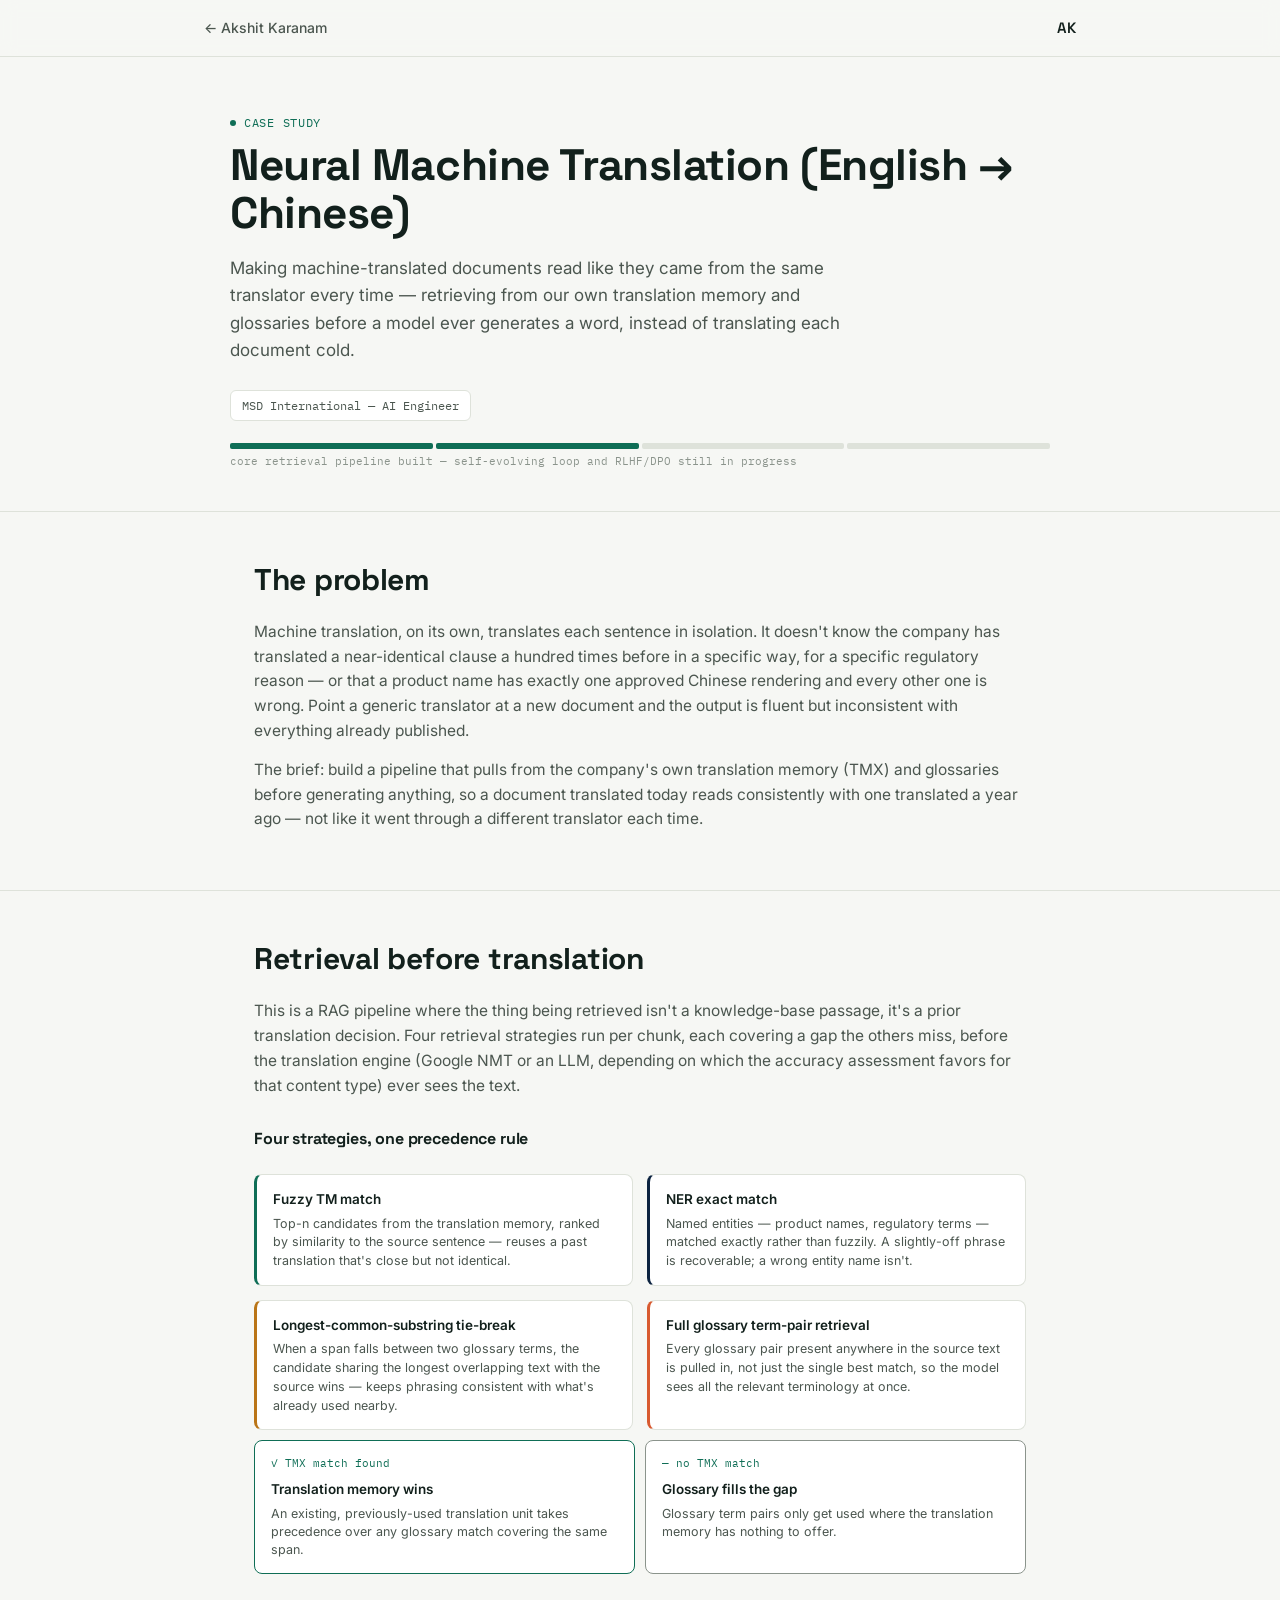
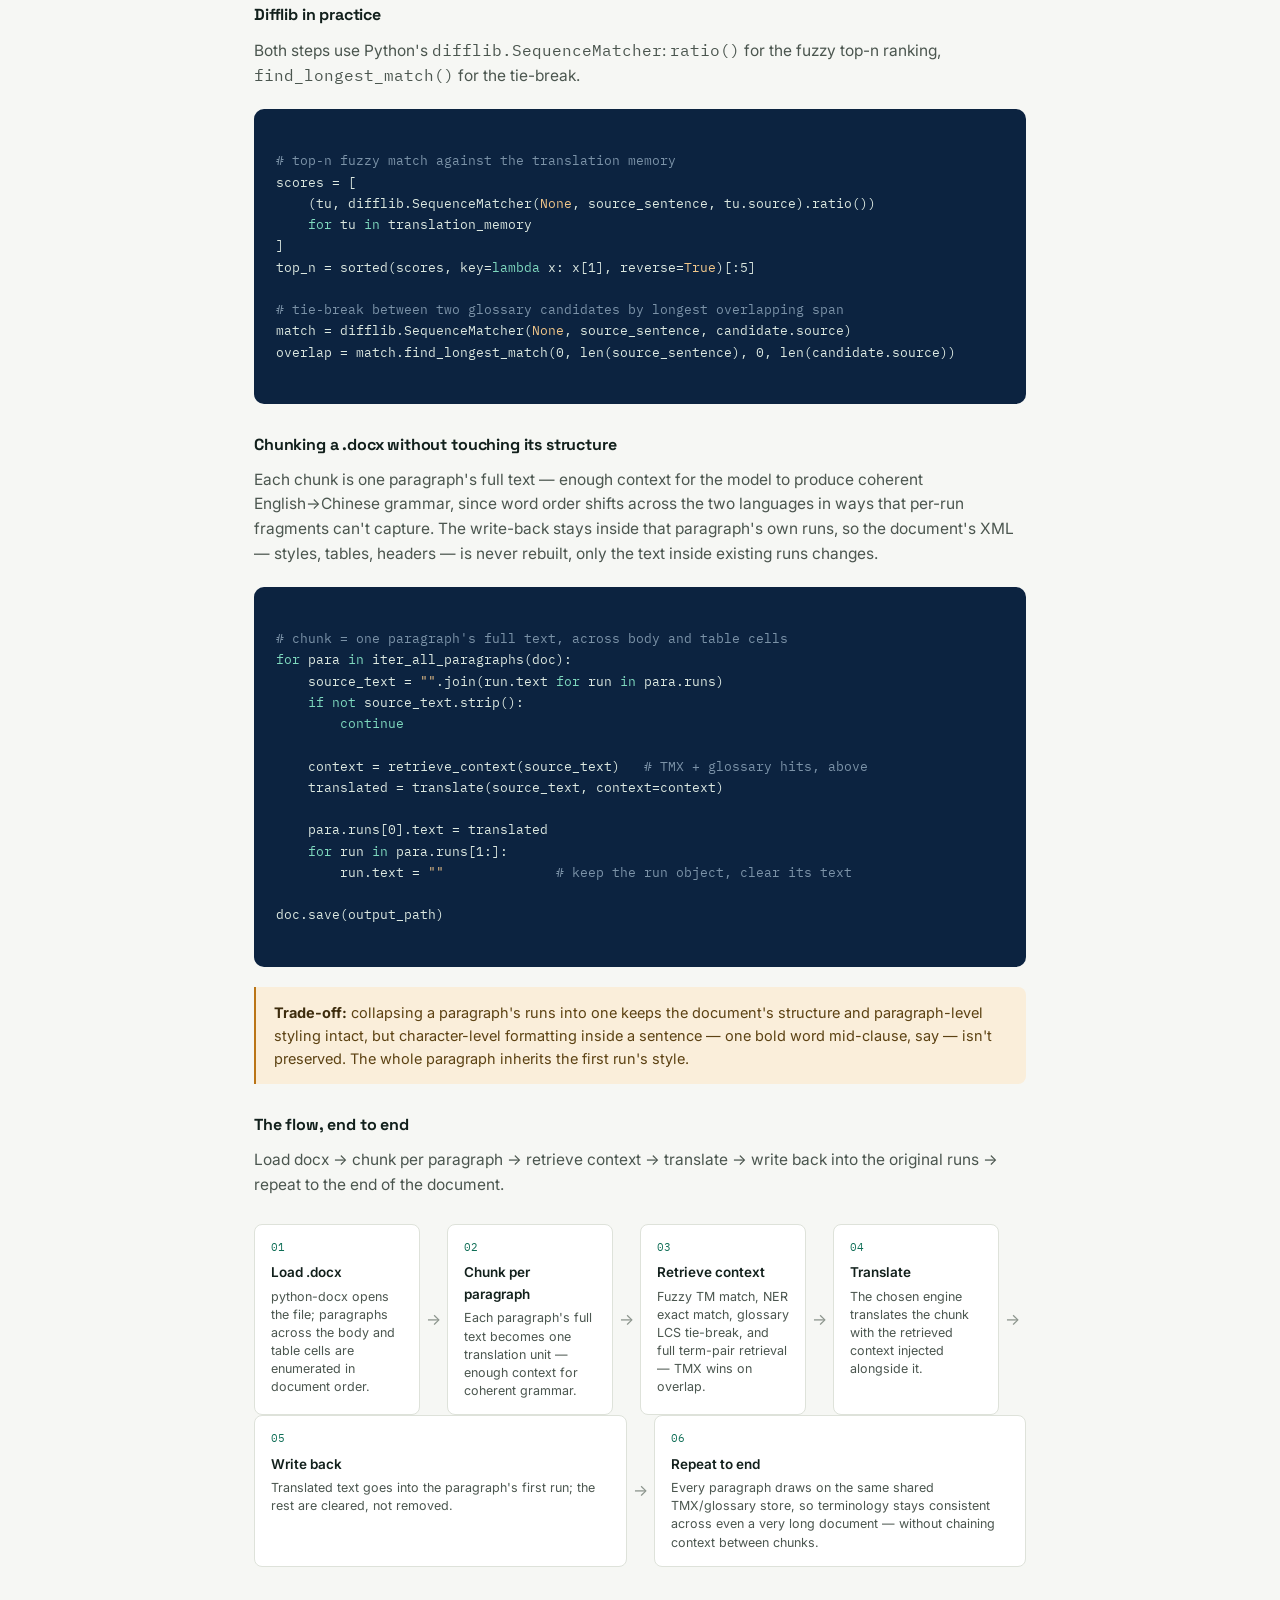
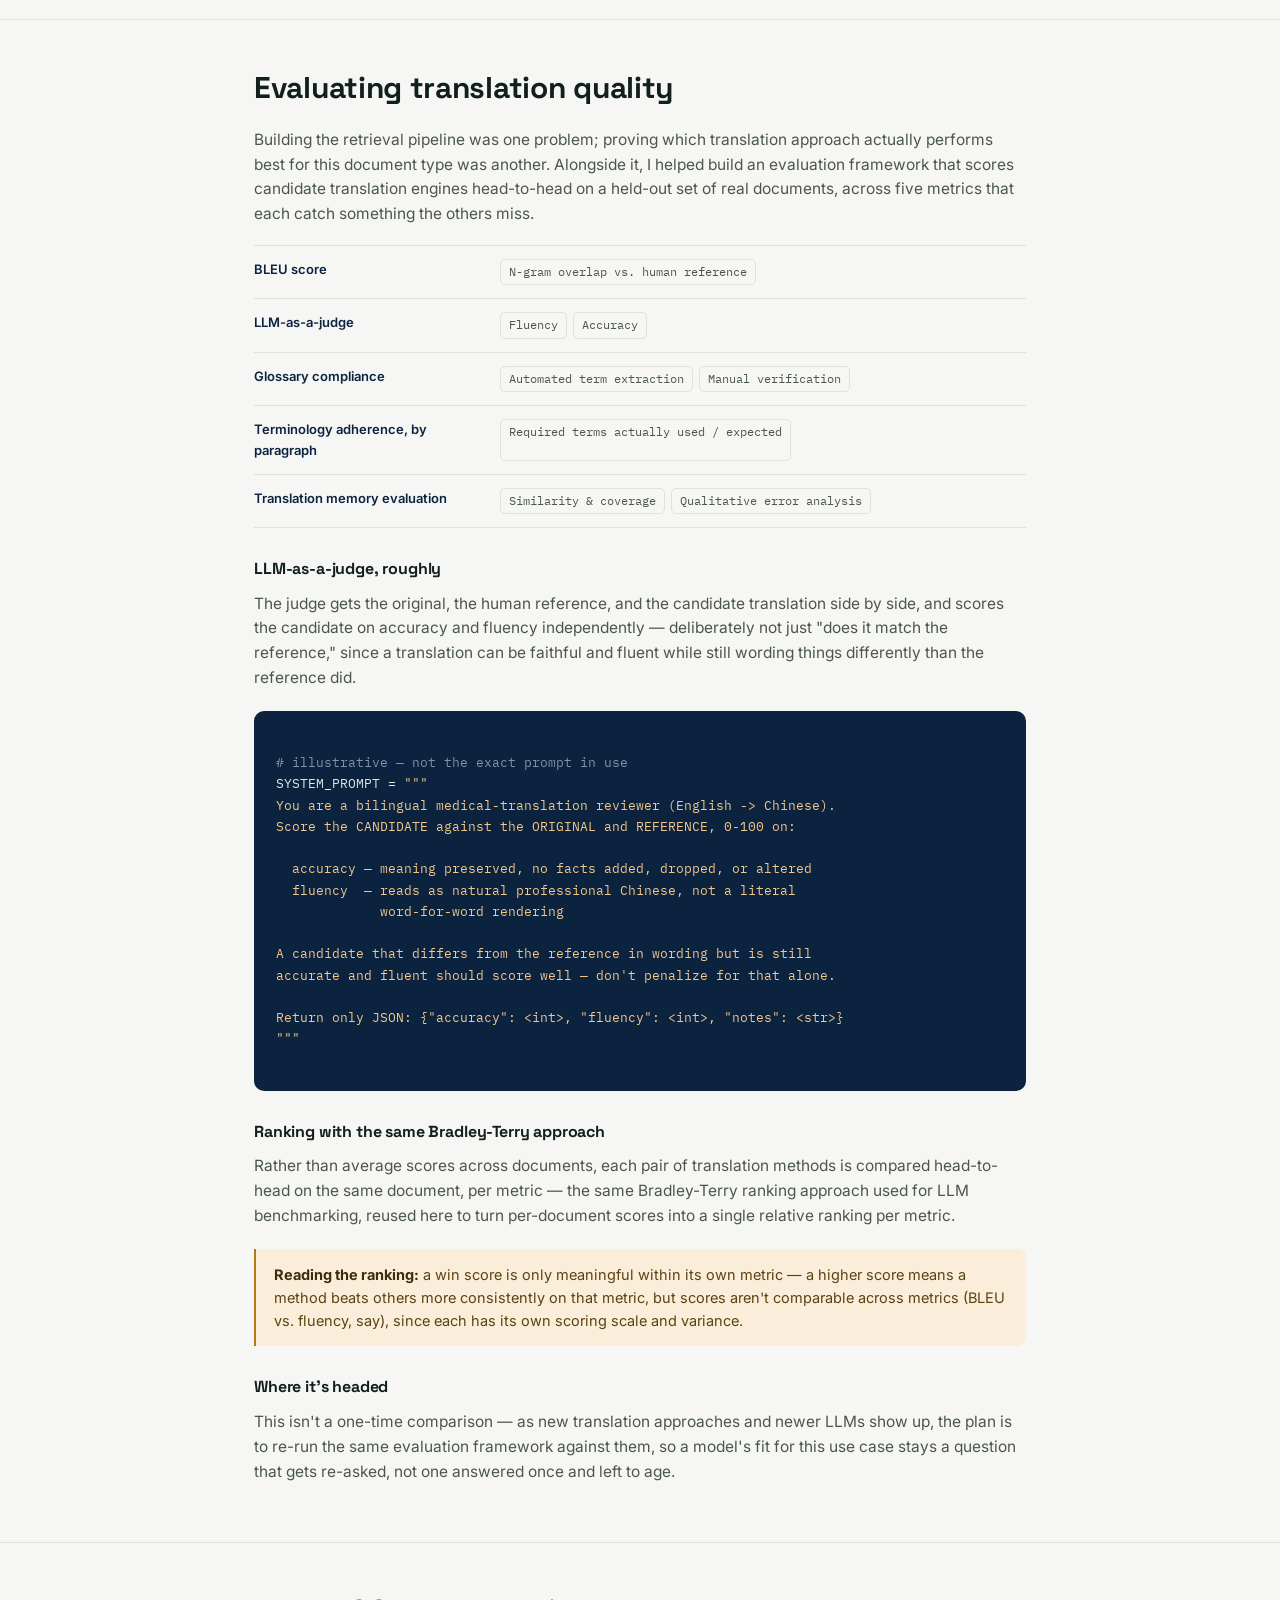
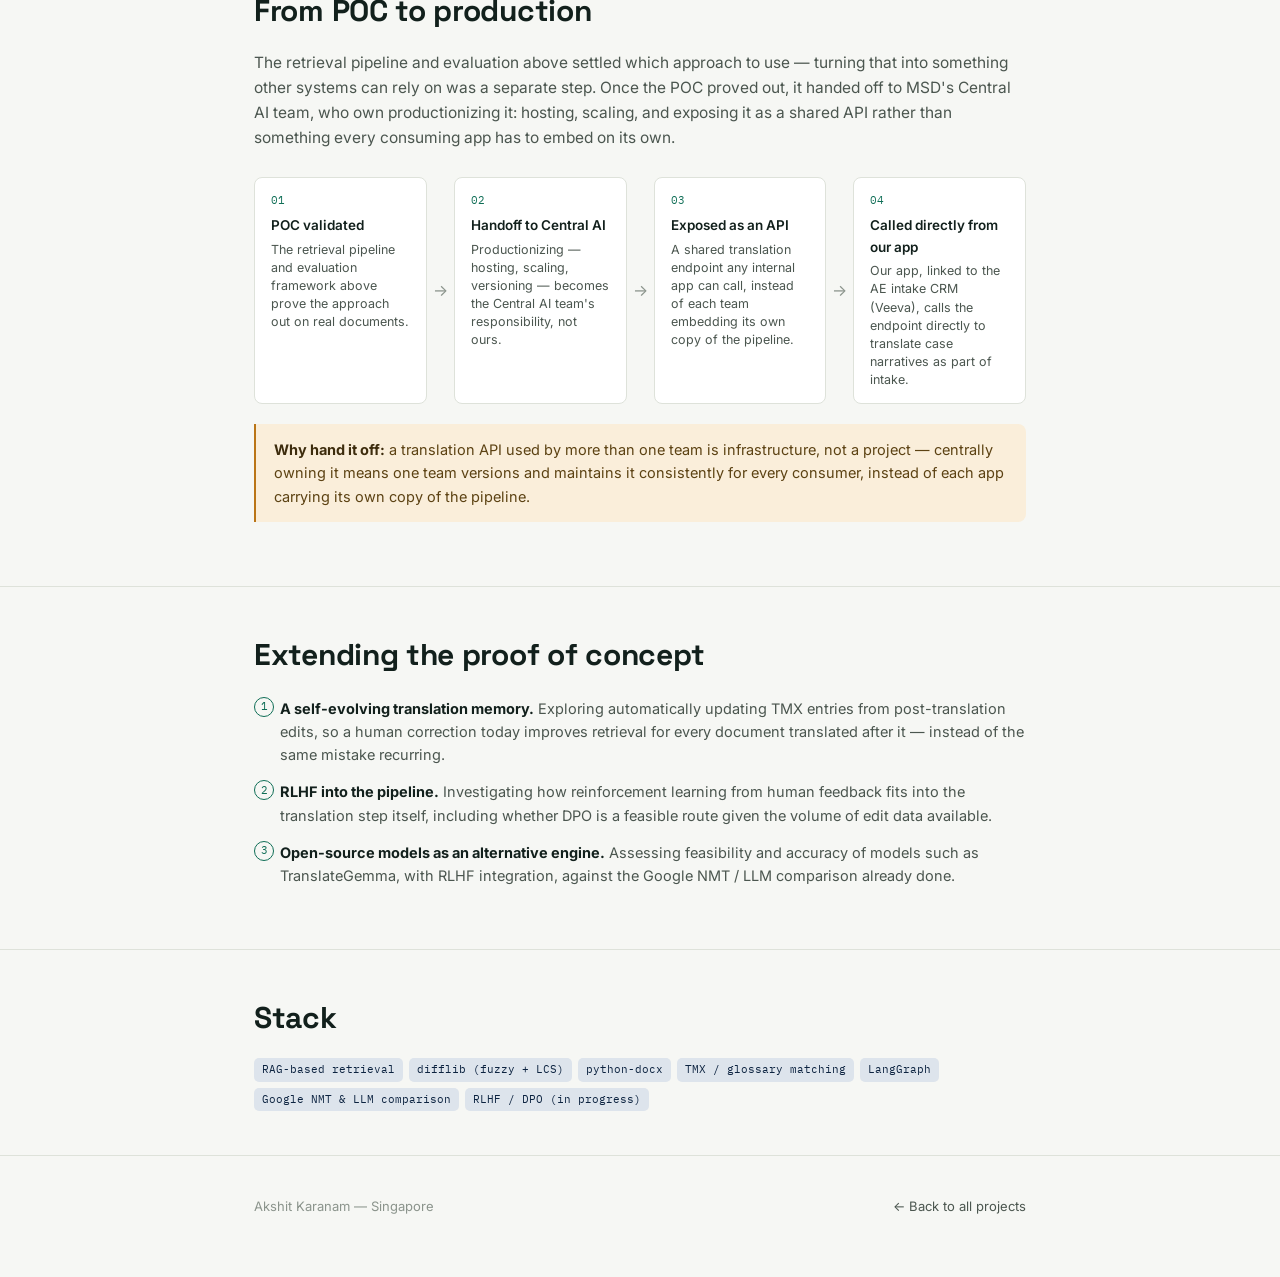
<file: projects/neural-machine-translation.html>
<!DOCTYPE html>
<html lang="en">
<head>
<meta charset="UTF-8">
<meta name="viewport" content="width=device-width, initial-scale=1.0">
<title>Neural Machine Translation — Akshit Karanam</title>
<link rel="preconnect" href="https://fonts.googleapis.com">
<link rel="preconnect" href="https://fonts.gstatic.com" crossorigin>
<link href="https://fonts.googleapis.com/css2?family=Space+Grotesk:wght@400;500;600;700&family=Inter:wght@400;500;600&family=IBM+Plex+Mono:wght@400;500&display=swap" rel="stylesheet">
<link rel="stylesheet" href="../css/base.css">
<link rel="stylesheet" href="../css/project.css">
</head>
<body>

<nav>
  <div class="wrap">
    <a class="back" href="../index.html#projects">← Akshit Karanam</a>
    <a class="brand" href="../index.html">AK</a>
  </div>
</nav>

<header class="hero wrap">
  <div class="kicker"><span class="dot"></span>Case Study</div>
  <h1 class="title">Neural Machine Translation (English → Chinese)</h1>
  <p class="dek">Making machine-translated documents read like they came from the same translator every time — retrieving from our own translation memory and glossaries before a model ever generates a word, instead of translating each document cold.</p>
  <div class="meta-row">
    <span class="chip">MSD International — AI Engineer</span>
  </div>
  <div class="cov"><span class="f-teal"></span><span class="f-teal"></span><span></span><span></span></div>
  <div class="cov-label">core retrieval pipeline built — self-evolving loop and RLHF/DPO still in progress</div>
</header>

<article>

<section id="problem">
  <div class="wrap">
    <h2 class="section-title">The problem</h2>
    <p class="lede">Machine translation, on its own, translates each sentence in isolation. It doesn't know the company has translated a near-identical clause a hundred times before in a specific way, for a specific regulatory reason — or that a product name has exactly one approved Chinese rendering and every other one is wrong. Point a generic translator at a new document and the output is fluent but inconsistent with everything already published.</p>
    <p class="lede">The brief: build a pipeline that pulls from the company's own translation memory (TMX) and glossaries before generating anything, so a document translated today reads consistently with one translated a year ago — not like it went through a different translator each time.</p>
  </div>
</section>

<section id="pipeline">
  <div class="wrap">
    <h2 class="section-title">Retrieval before translation</h2>
    <p class="lede">This is a RAG pipeline where the thing being retrieved isn't a knowledge-base passage, it's a prior translation decision. Four retrieval strategies run per chunk, each covering a gap the others miss, before the translation engine (Google NMT or an LLM, depending on which the accuracy assessment favors for that content type) ever sees the text.</p>

    <h3 class="sub">Four strategies, one precedence rule</h3>
    <div class="strategy-grid">
      <div class="strategy-card c-teal">
        <div class="t">Fuzzy TM match</div>
        <div class="d">Top-n candidates from the translation memory, ranked by similarity to the source sentence — reuses a past translation that's close but not identical.</div>
      </div>
      <div class="strategy-card c-navy">
        <div class="t">NER exact match</div>
        <div class="d">Named entities — product names, regulatory terms — matched exactly rather than fuzzily. A slightly-off phrase is recoverable; a wrong entity name isn't.</div>
      </div>
      <div class="strategy-card c-amber">
        <div class="t">Longest-common-substring tie-break</div>
        <div class="d">When a span falls between two glossary terms, the candidate sharing the longest overlapping text with the source wins — keeps phrasing consistent with what's already used nearby.</div>
      </div>
      <div class="strategy-card c-coral">
        <div class="t">Full glossary term-pair retrieval</div>
        <div class="d">Every glossary pair present anywhere in the source text is pulled in, not just the single best match, so the model sees all the relevant terminology at once.</div>
      </div>
    </div>

    <div class="loop-branch">
      <div class="loop-step branch-yes">
        <div class="n">✓ TMX match found</div>
        <div class="t">Translation memory wins</div>
        <div class="d">An existing, previously-used translation unit takes precedence over any glossary match covering the same span.</div>
      </div>
      <div class="loop-step branch-no">
        <div class="n">— no TMX match</div>
        <div class="t">Glossary fills the gap</div>
        <div class="d">Glossary term pairs only get used where the translation memory has nothing to offer.</div>
      </div>
    </div>

    <h3 class="sub">Difflib in practice</h3>
    <p class="lede">Both steps use Python's <span class="mono">difflib.SequenceMatcher</span>: <span class="mono">ratio()</span> for the fuzzy top-n ranking, <span class="mono">find_longest_match()</span> for the tie-break.</p>
    <div class="code-panel">
<span class="cmt"># top-n fuzzy match against the translation memory</span>
scores = [
    (tu, difflib.SequenceMatcher(<span class="str">None</span>, source_sentence, tu.source).ratio())
    <span class="key">for</span> tu <span class="key">in</span> translation_memory
]
top_n = sorted(scores, key=<span class="key">lambda</span> x: x[1], reverse=<span class="str">True</span>)[:5]

<span class="cmt"># tie-break between two glossary candidates by longest overlapping span</span>
match = difflib.SequenceMatcher(<span class="str">None</span>, source_sentence, candidate.source)
overlap = match.find_longest_match(0, len(source_sentence), 0, len(candidate.source))
    </div>

    <h3 class="sub">Chunking a .docx without touching its structure</h3>
    <p class="lede">Each chunk is one paragraph's full text — enough context for the model to produce coherent English→Chinese grammar, since word order shifts across the two languages in ways that per-run fragments can't capture. The write-back stays inside that paragraph's own runs, so the document's XML — styles, tables, headers — is never rebuilt, only the text inside existing runs changes.</p>
    <div class="code-panel">
<span class="cmt"># chunk = one paragraph's full text, across body and table cells</span>
<span class="key">for</span> para <span class="key">in</span> iter_all_paragraphs(doc):
    source_text = <span class="str">""</span>.join(run.text <span class="key">for</span> run <span class="key">in</span> para.runs)
    <span class="key">if not</span> source_text.strip():
        <span class="key">continue</span>

    context = retrieve_context(source_text)   <span class="cmt"># TMX + glossary hits, above</span>
    translated = translate(source_text, context=context)

    para.runs[0].text = translated
    <span class="key">for</span> run <span class="key">in</span> para.runs[1:]:
        run.text = <span class="str">""</span>              <span class="cmt"># keep the run object, clear its text</span>

doc.save(output_path)
    </div>
    <div class="callout"><b>Trade-off:</b> collapsing a paragraph's runs into one keeps the document's structure and paragraph-level styling intact, but character-level formatting inside a sentence — one bold word mid-clause, say — isn't preserved. The whole paragraph inherits the first run's style.</div>

    <h3 class="sub">The flow, end to end</h3>
    <p class="lede" style="margin-bottom:0;">Load docx → chunk per paragraph → retrieve context → translate → write back into the original runs → repeat to the end of the document.</p>
    <div class="loop">
      <div class="loop-step">
        <div class="n">01</div>
        <div class="t">Load .docx</div>
        <div class="d">python-docx opens the file; paragraphs across the body and table cells are enumerated in document order.</div>
      </div>
      <div class="loop-arrow">→</div>
      <div class="loop-step">
        <div class="n">02</div>
        <div class="t">Chunk per paragraph</div>
        <div class="d">Each paragraph's full text becomes one translation unit — enough context for coherent grammar.</div>
      </div>
      <div class="loop-arrow">→</div>
      <div class="loop-step">
        <div class="n">03</div>
        <div class="t">Retrieve context</div>
        <div class="d">Fuzzy TM match, NER exact match, glossary LCS tie-break, and full term-pair retrieval — TMX wins on overlap.</div>
      </div>
      <div class="loop-arrow">→</div>
      <div class="loop-step">
        <div class="n">04</div>
        <div class="t">Translate</div>
        <div class="d">The chosen engine translates the chunk with the retrieved context injected alongside it.</div>
      </div>
      <div class="loop-arrow">→</div>
      <div class="loop-step">
        <div class="n">05</div>
        <div class="t">Write back</div>
        <div class="d">Translated text goes into the paragraph's first run; the rest are cleared, not removed.</div>
      </div>
      <div class="loop-arrow">→</div>
      <div class="loop-step">
        <div class="n">06</div>
        <div class="t">Repeat to end</div>
        <div class="d">Every paragraph draws on the same shared TMX/glossary store, so terminology stays consistent across even a very long document — without chaining context between chunks.</div>
      </div>
    </div>
  </div>
</section>

<section id="evaluation">
  <div class="wrap">
    <h2 class="section-title">Evaluating translation quality</h2>
    <p class="lede">Building the retrieval pipeline was one problem; proving which translation approach actually performs best for this document type was another. Alongside it, I helped build an evaluation framework that scores candidate translation engines head-to-head on a held-out set of real documents, across five metrics that each catch something the others miss.</p>

    <div class="bench-grid">
      <div class="bench-row">
        <div class="bench-cat">BLEU score</div>
        <div class="bench-items"><span class="bench-tag">N-gram overlap vs. human reference</span></div>
      </div>
      <div class="bench-row">
        <div class="bench-cat">LLM-as-a-judge</div>
        <div class="bench-items"><span class="bench-tag">Fluency</span><span class="bench-tag">Accuracy</span></div>
      </div>
      <div class="bench-row">
        <div class="bench-cat">Glossary compliance</div>
        <div class="bench-items"><span class="bench-tag">Automated term extraction</span><span class="bench-tag">Manual verification</span></div>
      </div>
      <div class="bench-row">
        <div class="bench-cat">Terminology adherence, by paragraph</div>
        <div class="bench-items"><span class="bench-tag">Required terms actually used / expected</span></div>
      </div>
      <div class="bench-row">
        <div class="bench-cat">Translation memory evaluation</div>
        <div class="bench-items"><span class="bench-tag">Similarity &amp; coverage</span><span class="bench-tag">Qualitative error analysis</span></div>
      </div>
    </div>

    <h3 class="sub">LLM-as-a-judge, roughly</h3>
    <p class="lede">The judge gets the original, the human reference, and the candidate translation side by side, and scores the candidate on accuracy and fluency independently — deliberately not just "does it match the reference," since a translation can be faithful and fluent while still wording things differently than the reference did.</p>
    <div class="code-panel">
<span class="cmt"># illustrative — not the exact prompt in use</span>
SYSTEM_PROMPT = <span class="str">"""
You are a bilingual medical-translation reviewer (English -> Chinese).
Score the CANDIDATE against the ORIGINAL and REFERENCE, 0-100 on:

  accuracy — meaning preserved, no facts added, dropped, or altered
  fluency  — reads as natural professional Chinese, not a literal
             word-for-word rendering

A candidate that differs from the reference in wording but is still
accurate and fluent should score well — don't penalize for that alone.

Return only JSON: {"accuracy": &lt;int&gt;, "fluency": &lt;int&gt;, "notes": &lt;str&gt;}
"""</span>
    </div>

    <h3 class="sub">Ranking with the same Bradley-Terry approach</h3>
    <p class="lede">Rather than average scores across documents, each pair of translation methods is compared head-to-head on the same document, per metric — the same Bradley-Terry ranking approach used for LLM benchmarking, reused here to turn per-document scores into a single relative ranking per metric.</p>
    <div class="callout"><b>Reading the ranking:</b> a win score is only meaningful within its own metric — a higher score means a method beats others more consistently on that metric, but scores aren't comparable across metrics (BLEU vs. fluency, say), since each has its own scoring scale and variance.</div>

    <h3 class="sub">Where it's headed</h3>
    <p class="lede">This isn't a one-time comparison — as new translation approaches and newer LLMs show up, the plan is to re-run the same evaluation framework against them, so a model's fit for this use case stays a question that gets re-asked, not one answered once and left to age.</p>
  </div>
</section>

<section id="production">
  <div class="wrap">
    <h2 class="section-title">From POC to production</h2>
    <p class="lede">The retrieval pipeline and evaluation above settled which approach to use — turning that into something other systems can rely on was a separate step. Once the POC proved out, it handed off to MSD's Central AI team, who own productionizing it: hosting, scaling, and exposing it as a shared API rather than something every consuming app has to embed on its own.</p>
    <div class="loop">
      <div class="loop-step">
        <div class="n">01</div>
        <div class="t">POC validated</div>
        <div class="d">The retrieval pipeline and evaluation framework above prove the approach out on real documents.</div>
      </div>
      <div class="loop-arrow">→</div>
      <div class="loop-step">
        <div class="n">02</div>
        <div class="t">Handoff to Central AI</div>
        <div class="d">Productionizing — hosting, scaling, versioning — becomes the Central AI team's responsibility, not ours.</div>
      </div>
      <div class="loop-arrow">→</div>
      <div class="loop-step">
        <div class="n">03</div>
        <div class="t">Exposed as an API</div>
        <div class="d">A shared translation endpoint any internal app can call, instead of each team embedding its own copy of the pipeline.</div>
      </div>
      <div class="loop-arrow">→</div>
      <div class="loop-step">
        <div class="n">04</div>
        <div class="t">Called directly from our app</div>
        <div class="d">Our app, linked to the AE intake CRM (Veeva), calls the endpoint directly to translate case narratives as part of intake.</div>
      </div>
    </div>
    <div class="callout"><b>Why hand it off:</b> a translation API used by more than one team is infrastructure, not a project — centrally owning it means one team versions and maintains it consistently for every consumer, instead of each app carrying its own copy of the pipeline.</div>
  </div>
</section>

<section id="roadmap">
  <div class="wrap">
    <h2 class="section-title">Extending the proof of concept</h2>
    <ol class="rule-list">
      <li data-n="1"><b>A self-evolving translation memory.</b> Exploring automatically updating TMX entries from post-translation edits, so a human correction today improves retrieval for every document translated after it — instead of the same mistake recurring.</li>
      <li data-n="2"><b>RLHF into the pipeline.</b> Investigating how reinforcement learning from human feedback fits into the translation step itself, including whether DPO is a feasible route given the volume of edit data available.</li>
      <li data-n="3"><b>Open-source models as an alternative engine.</b> Assessing feasibility and accuracy of models such as TranslateGemma, with RLHF integration, against the Google NMT / LLM comparison already done.</li>
    </ol>
  </div>
</section>

<section id="stack">
  <div class="wrap">
    <h2 class="section-title">Stack</h2>
    <div class="tag-row">
      <span class="tag">RAG-based retrieval</span>
      <span class="tag">difflib (fuzzy + LCS)</span>
      <span class="tag">python-docx</span>
      <span class="tag">TMX / glossary matching</span>
      <span class="tag">LangGraph</span>
      <span class="tag">Google NMT &amp; LLM comparison</span>
      <span class="tag">RLHF / DPO (in progress)</span>
    </div>
  </div>
</section>

</article>

<footer>
  <div class="wrap">
    <p>Akshit Karanam — Singapore</p>
    <a href="../index.html#projects">← Back to all projects</a>
  </div>
</footer>

</body>
</html>
</file>
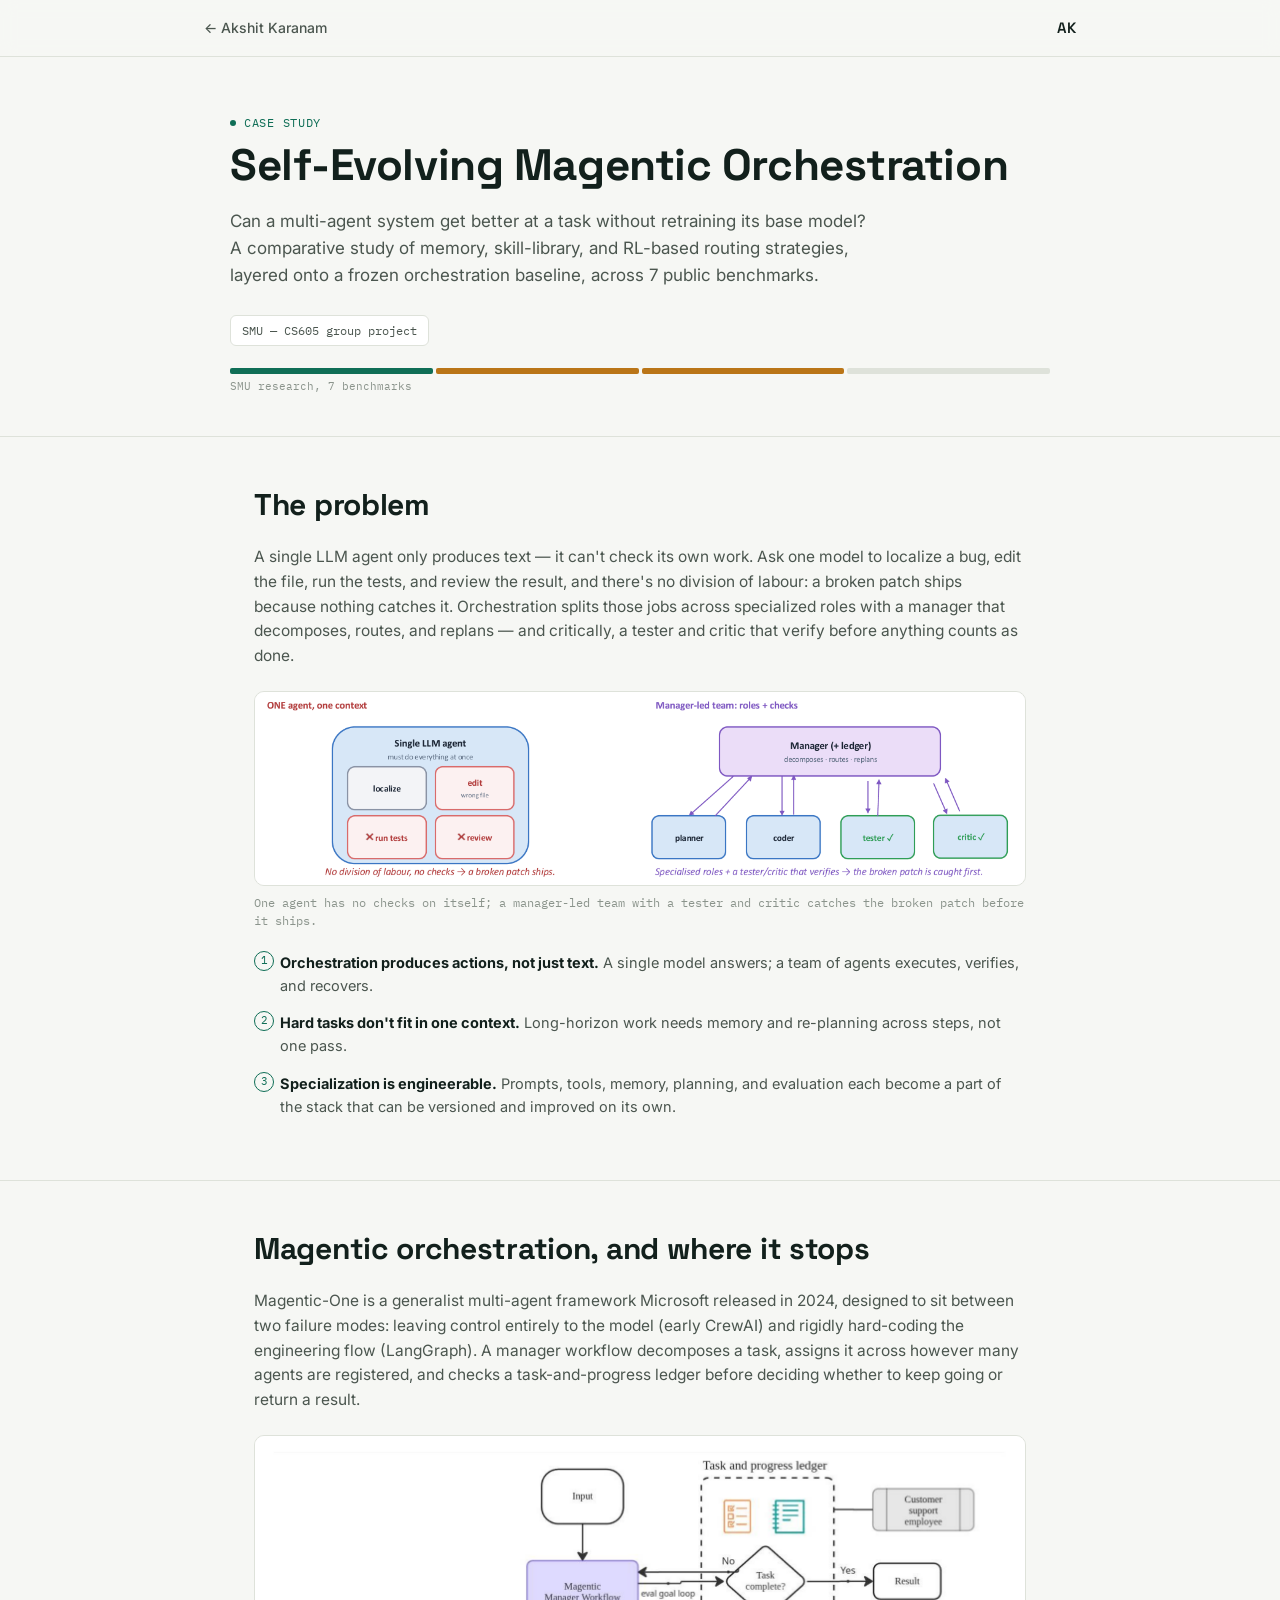
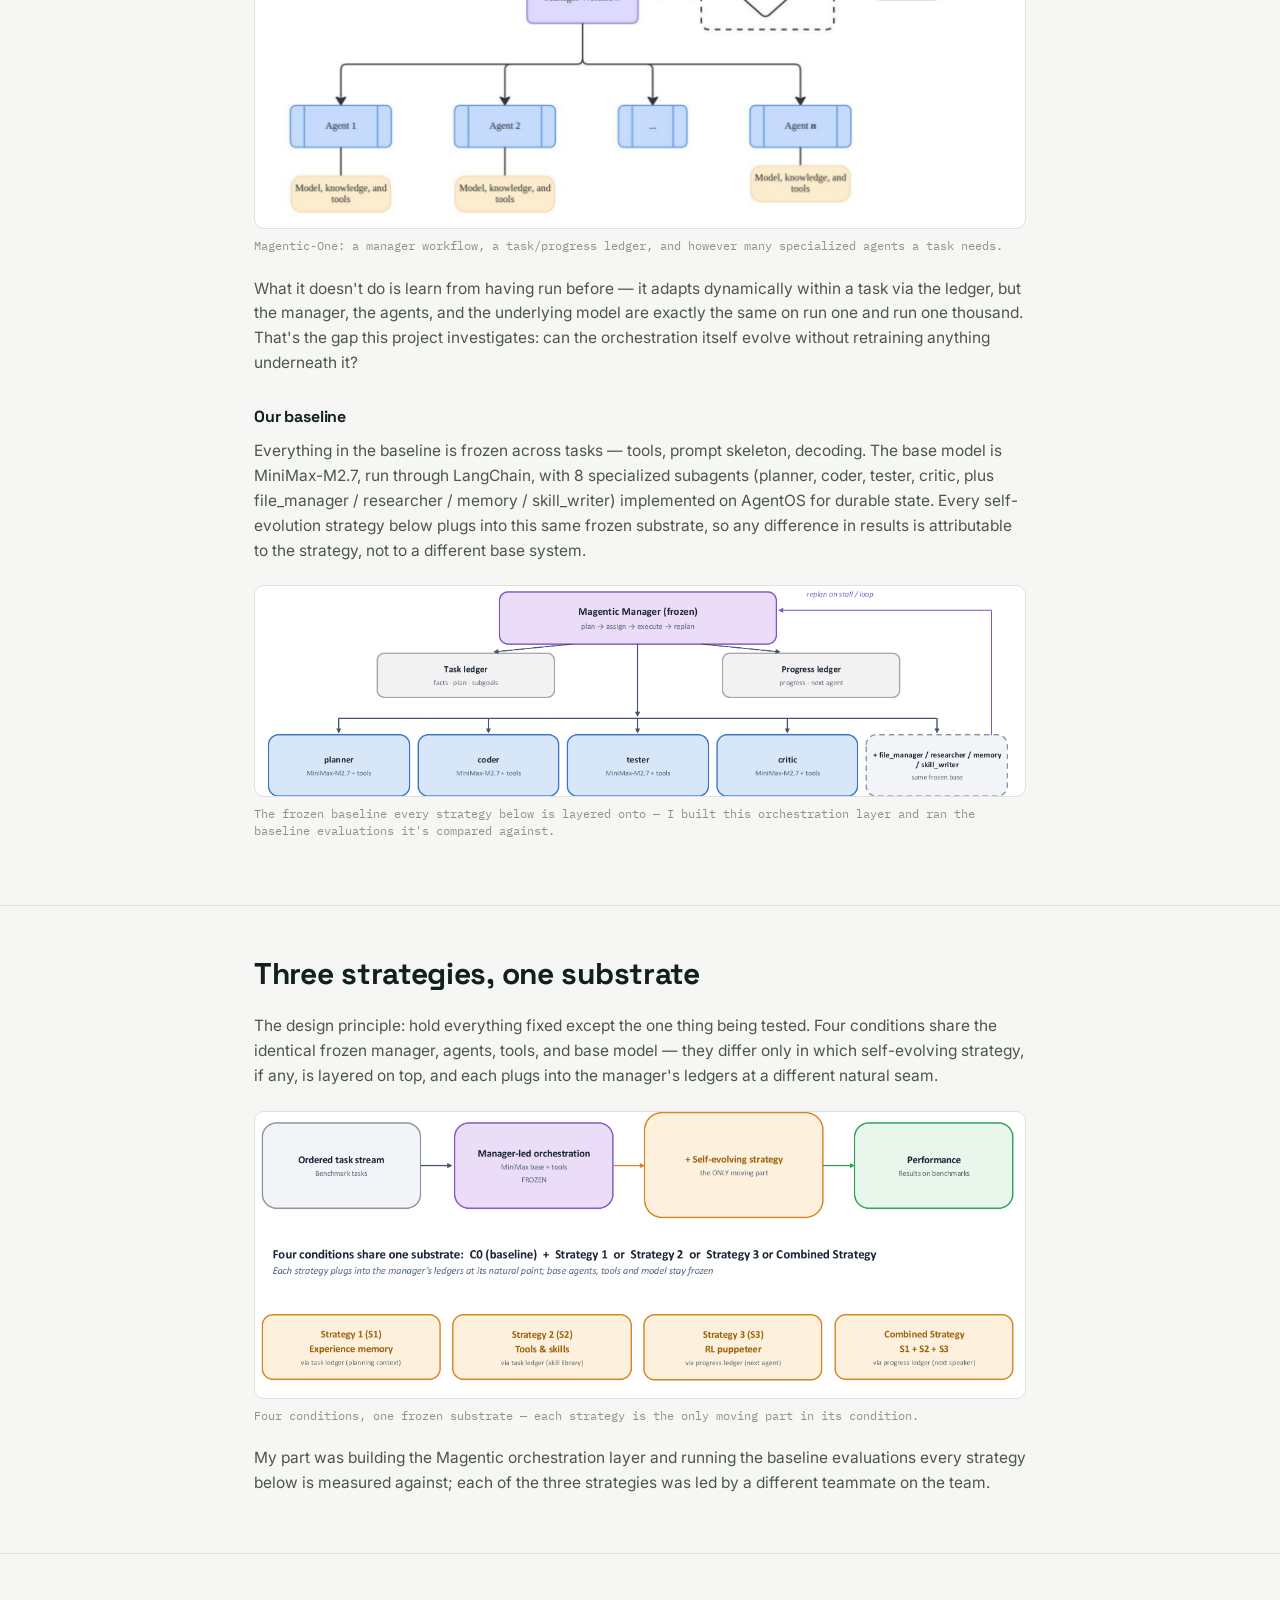
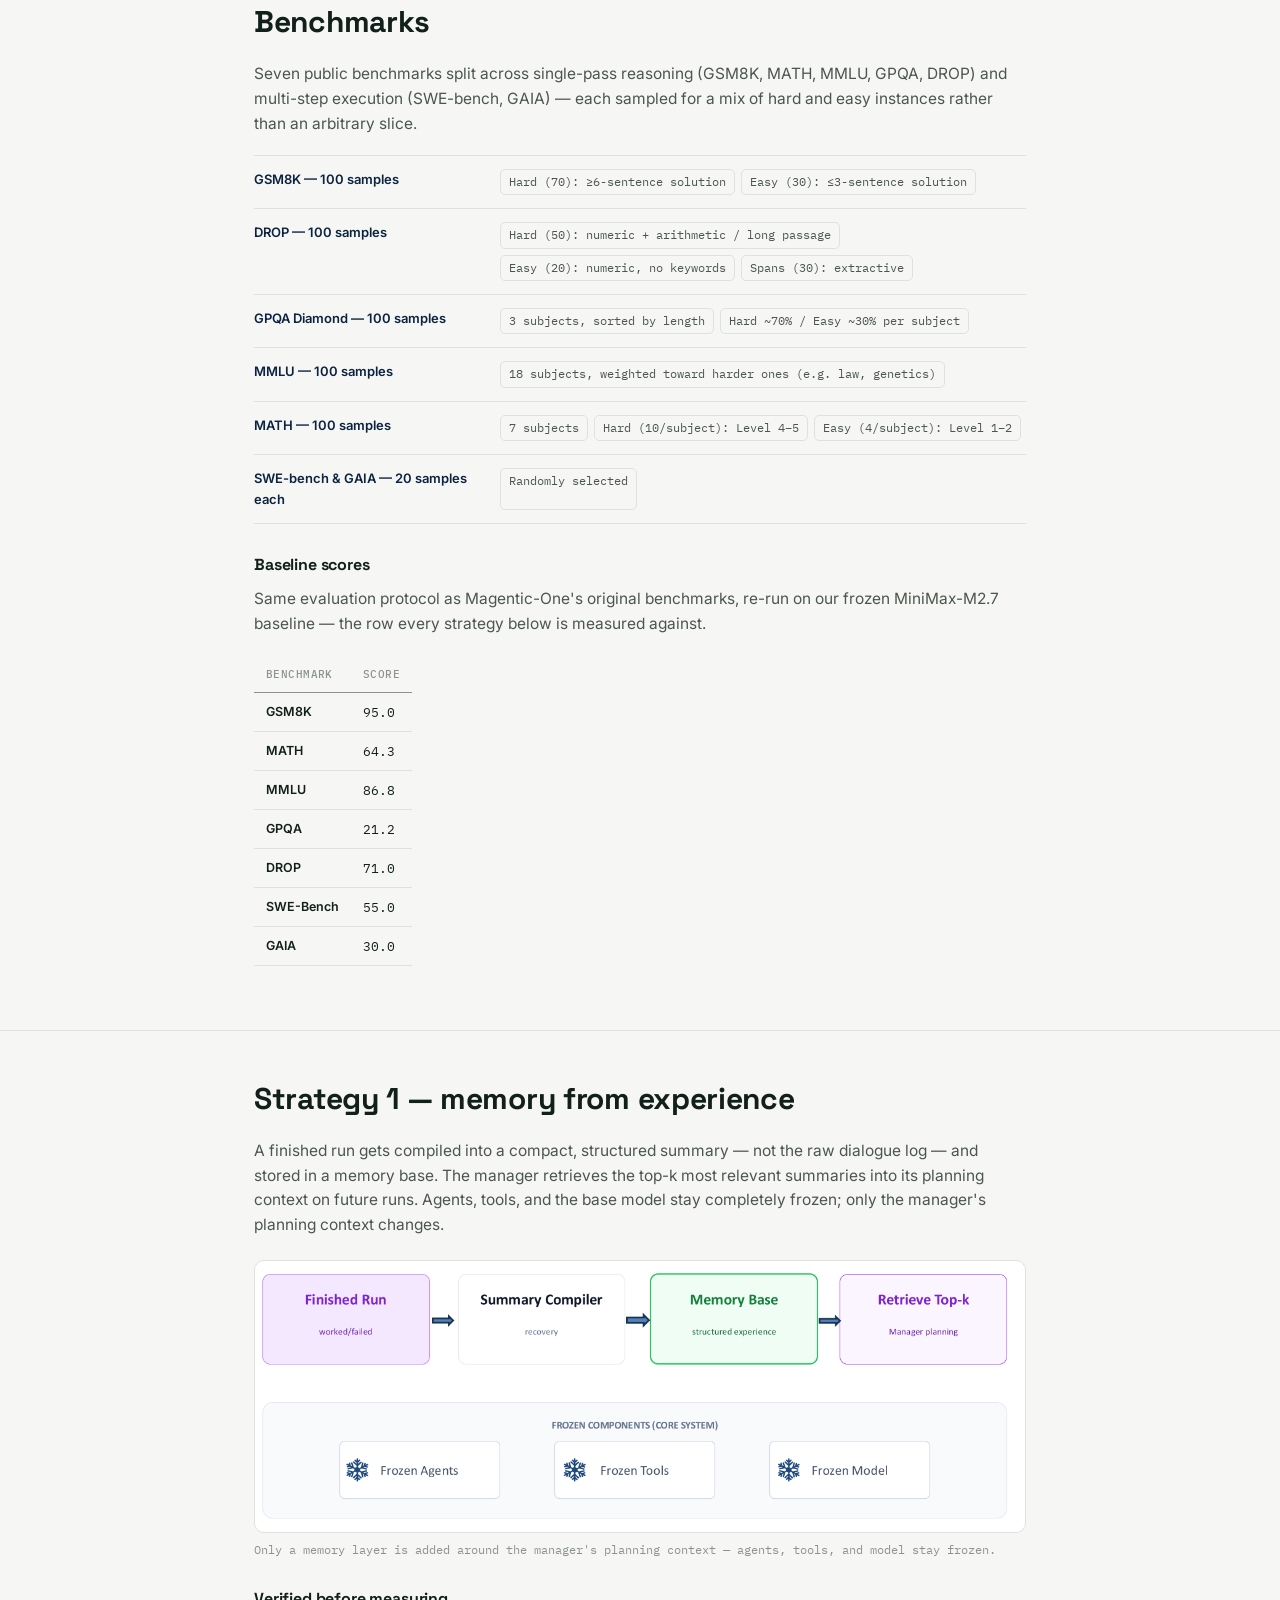
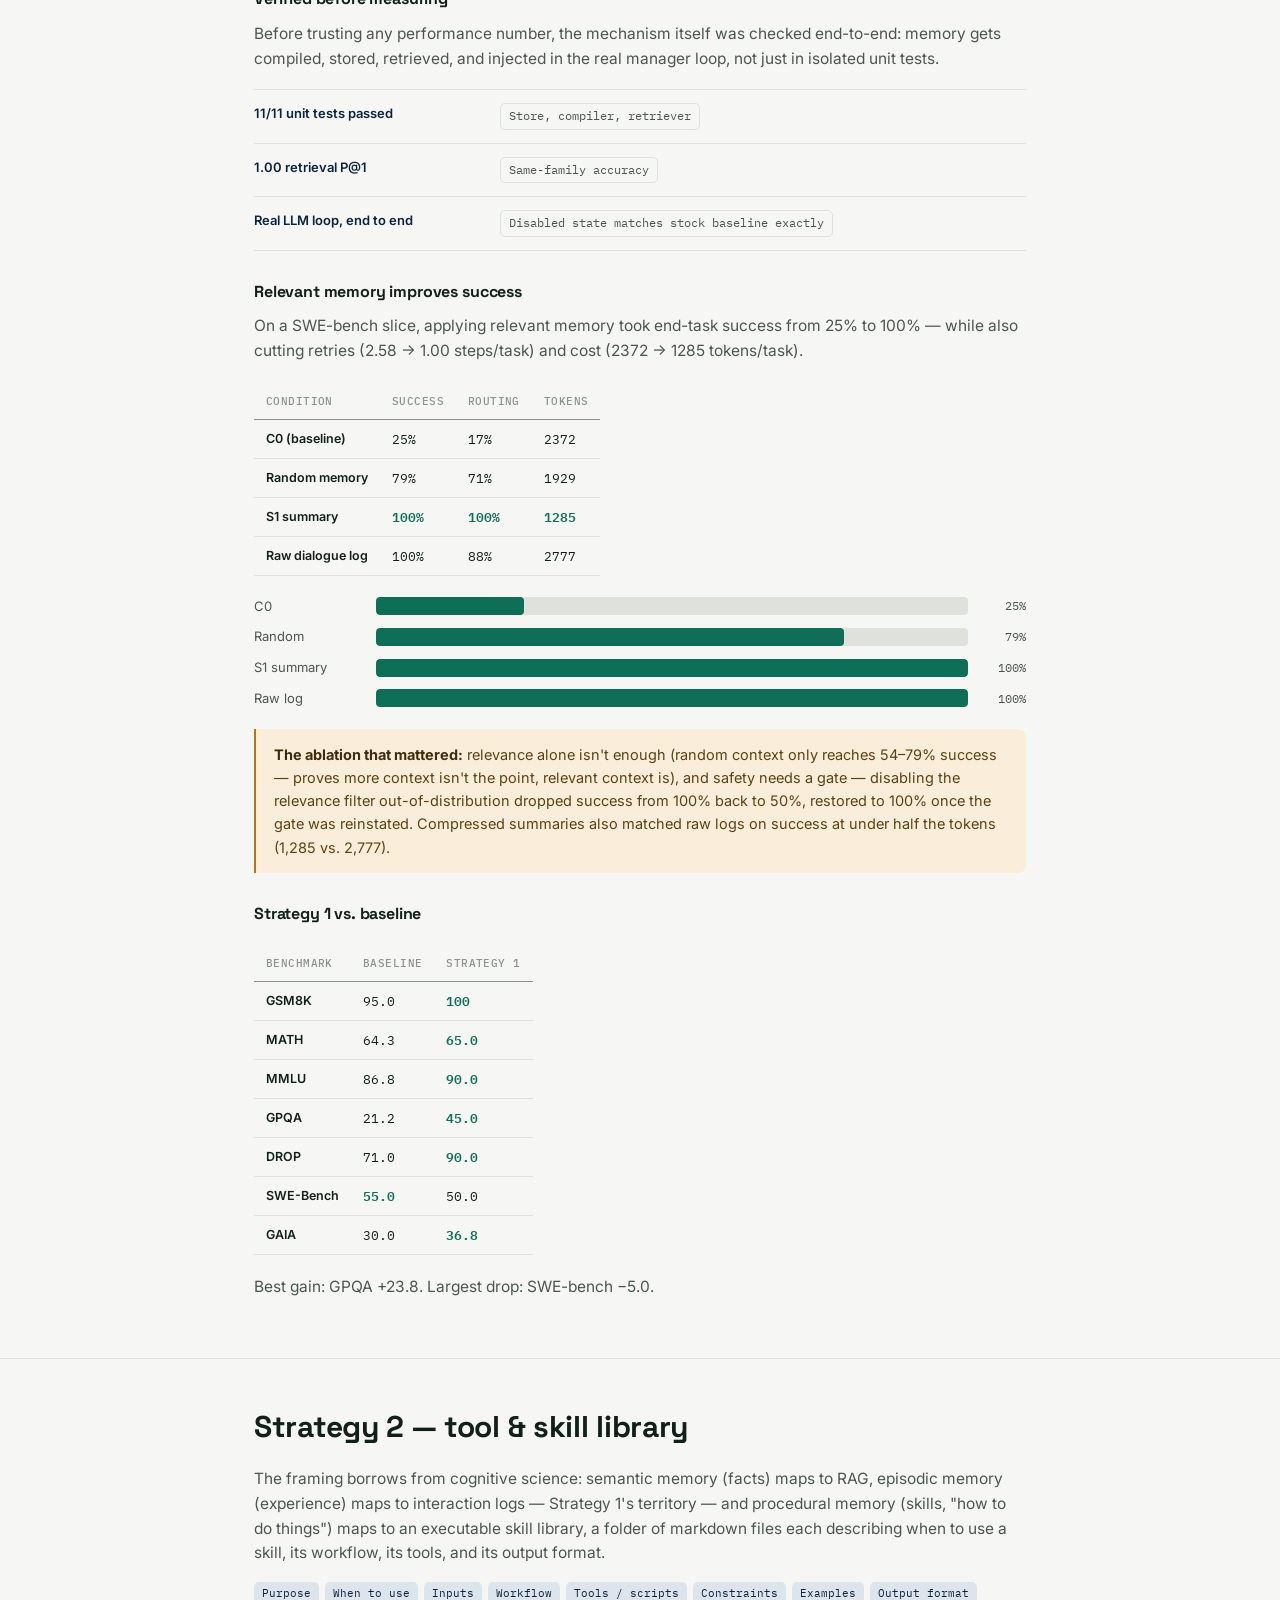
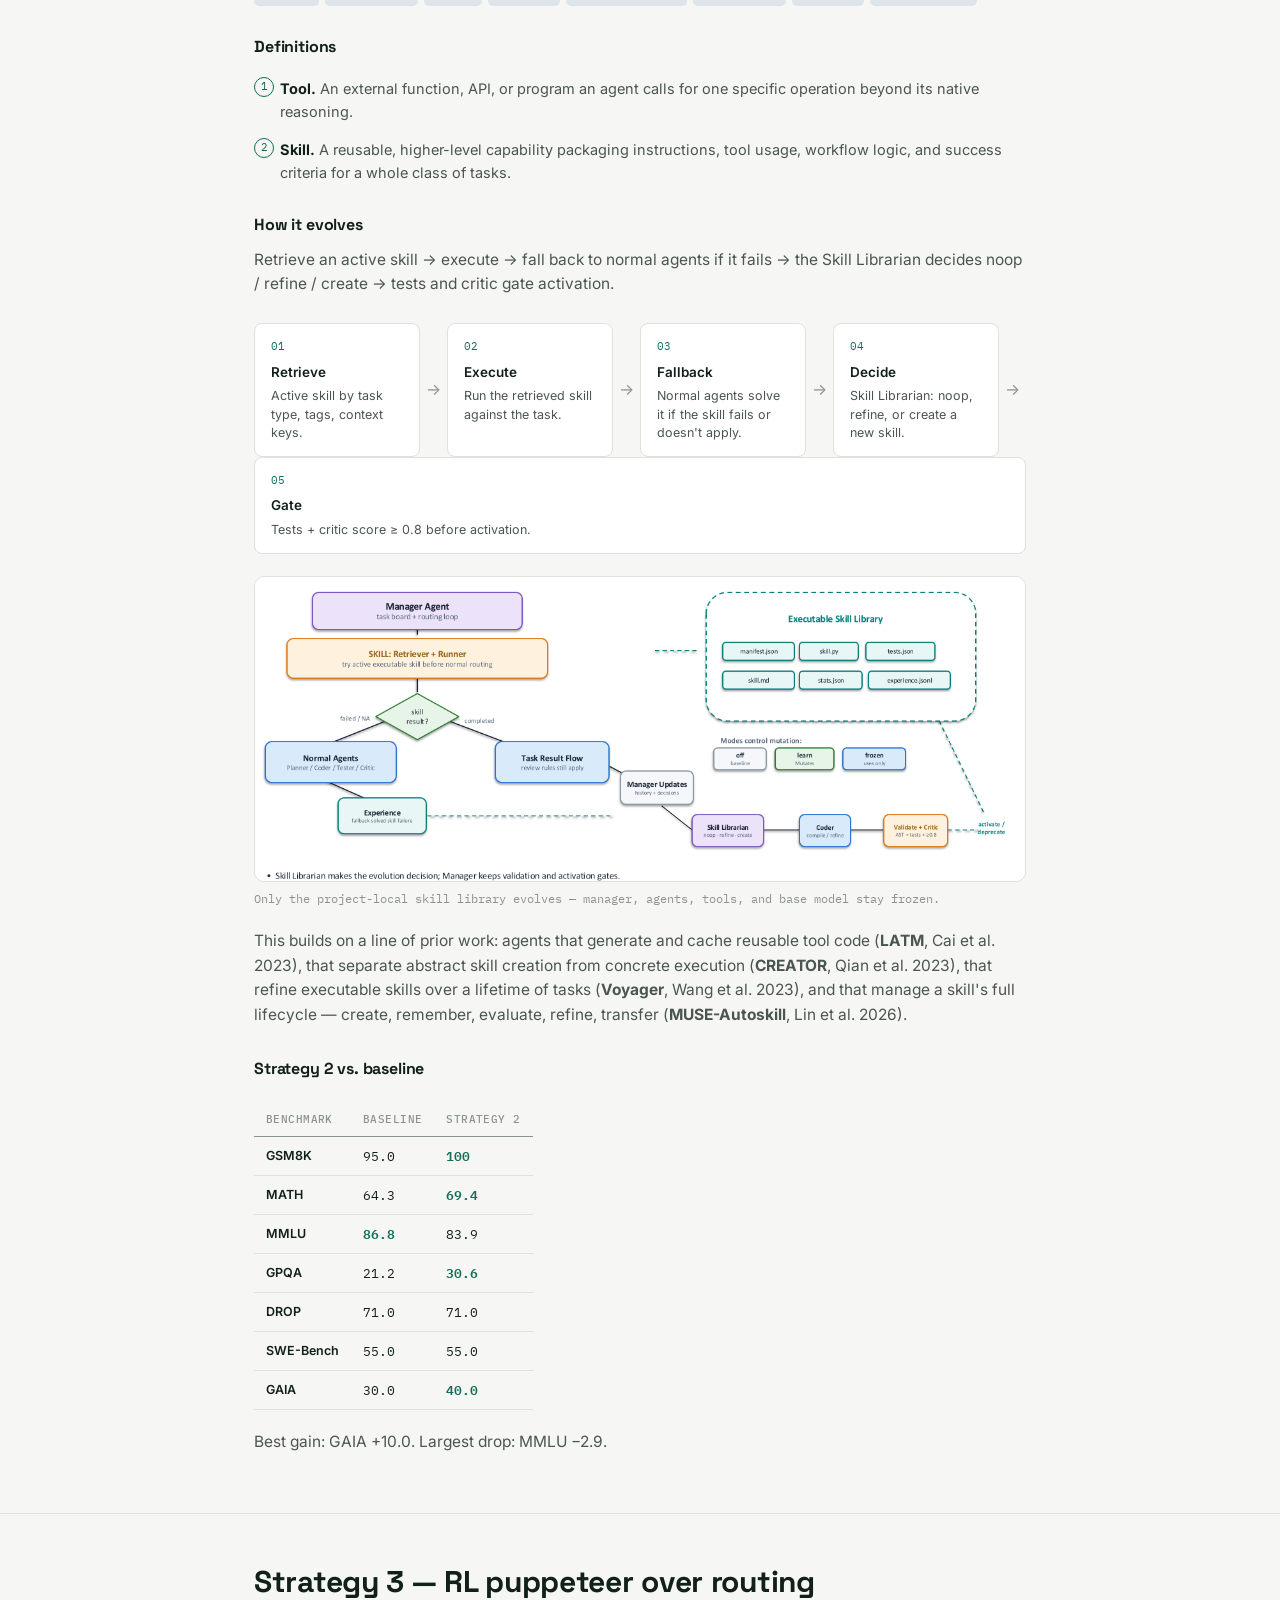
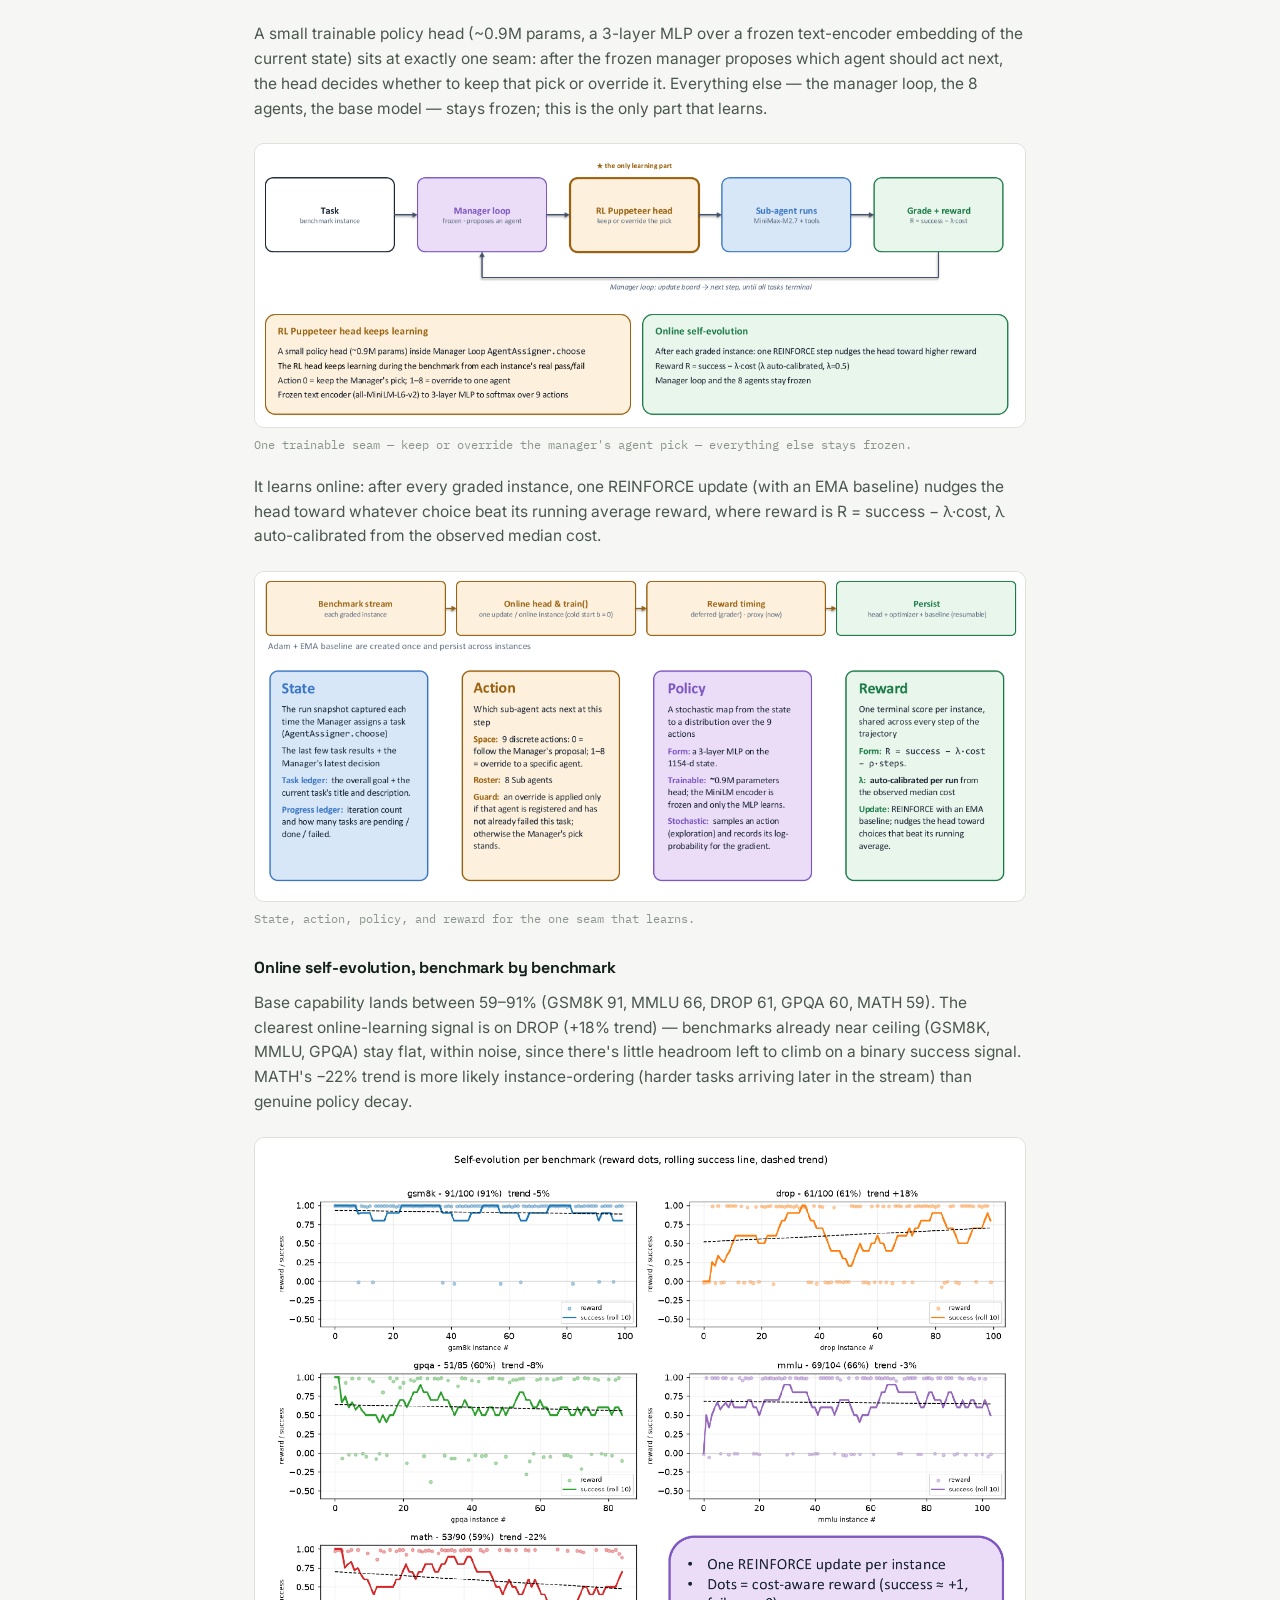
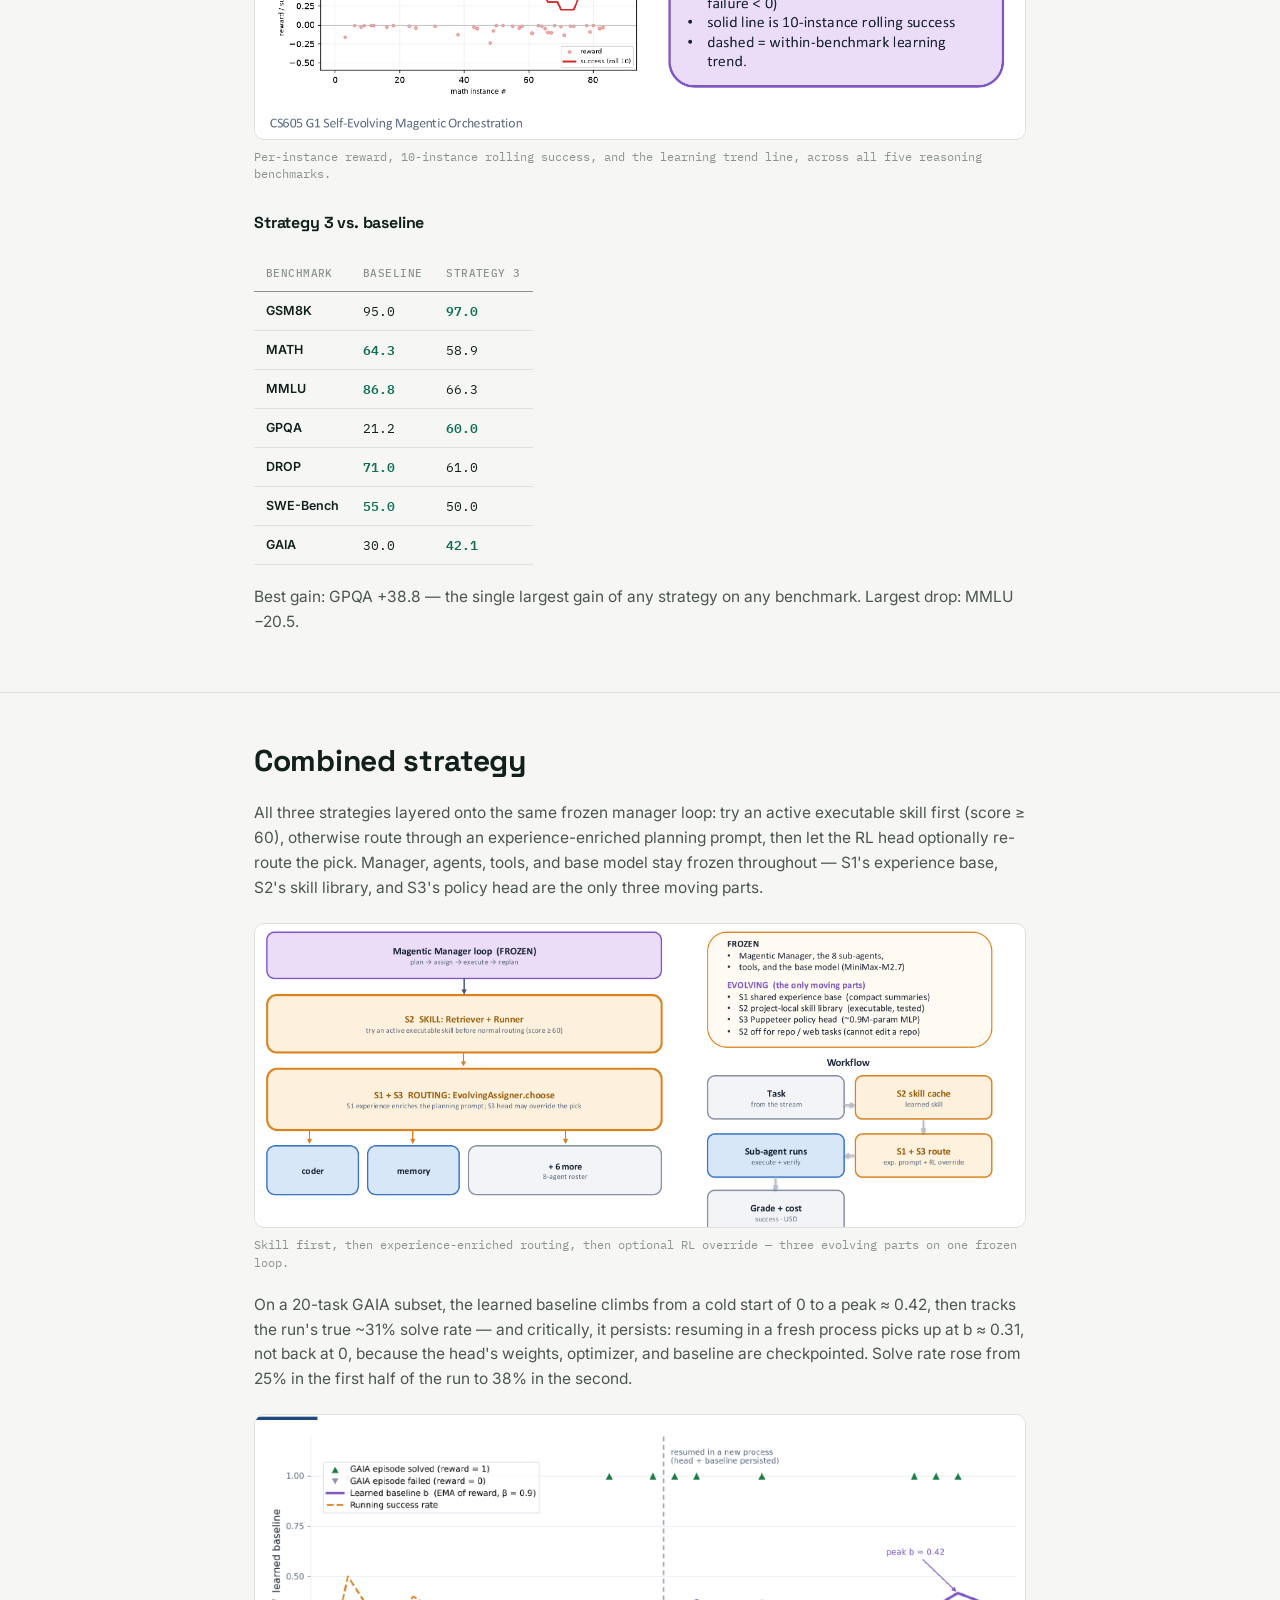
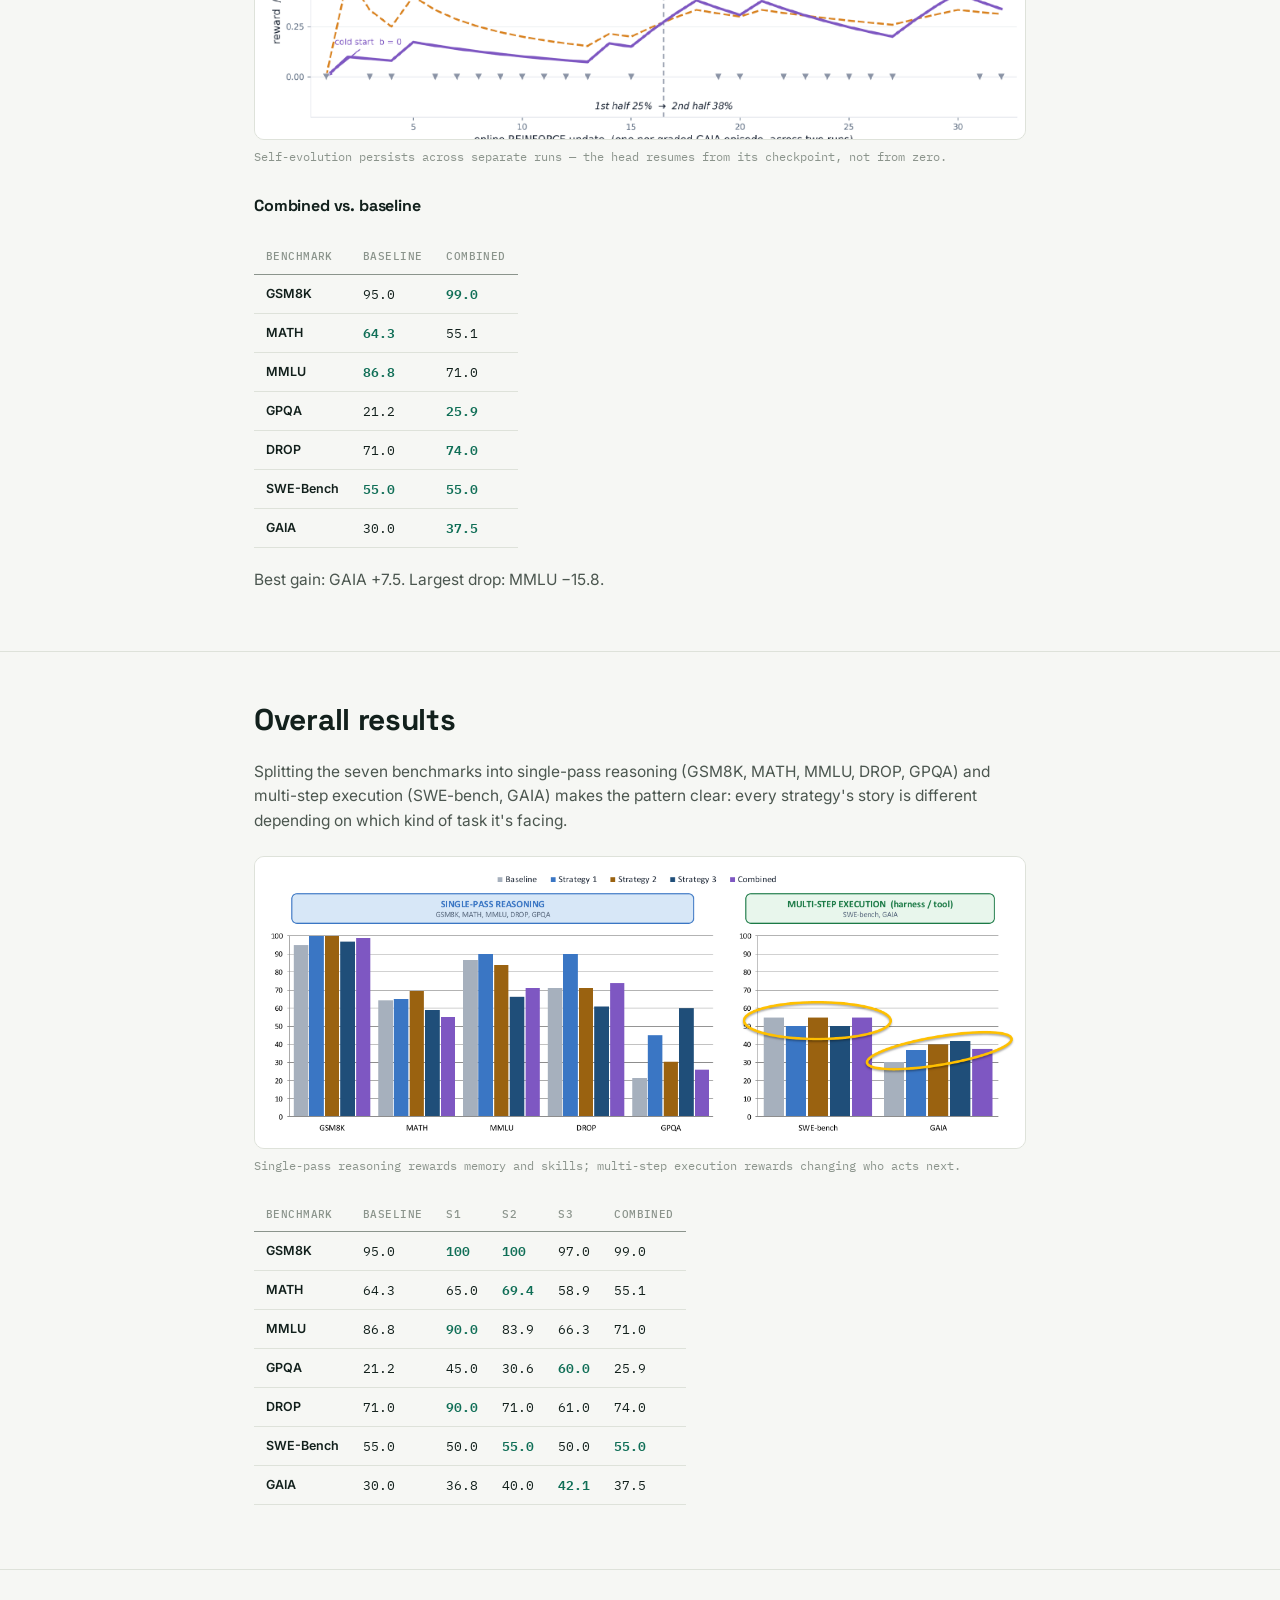
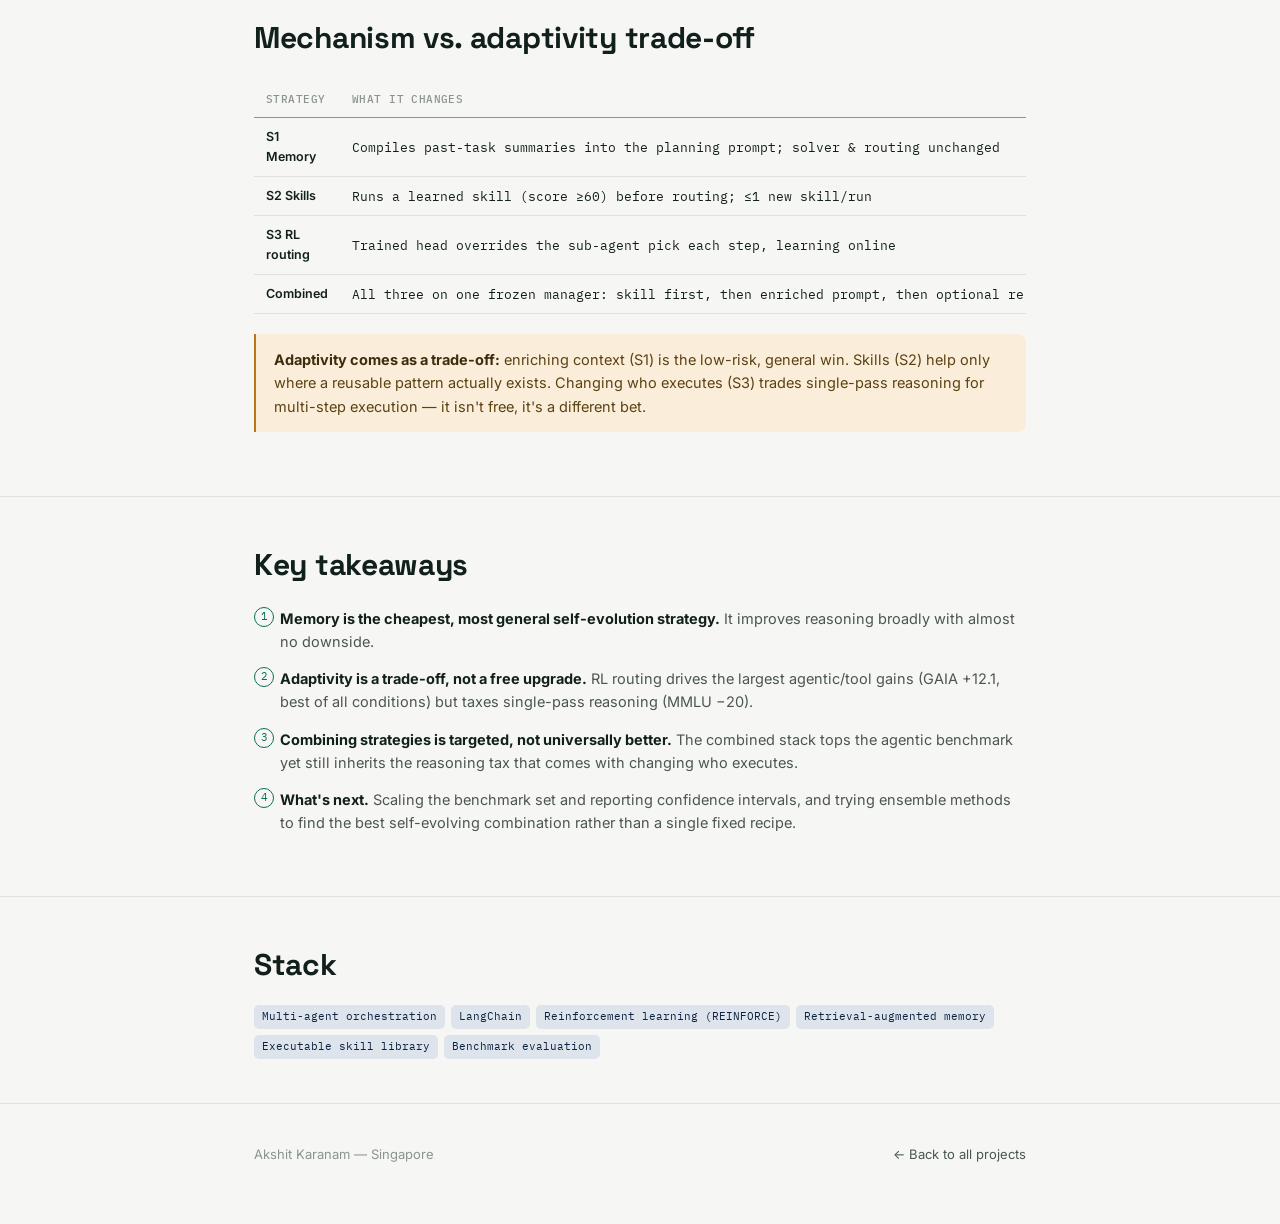
<file: projects/self-evolving-magentic-orchestration.html>
<!DOCTYPE html>
<html lang="en">
<head>
<meta charset="UTF-8">
<meta name="viewport" content="width=device-width, initial-scale=1.0">
<title>Self-Evolving Magentic Orchestration — Akshit Karanam</title>
<link rel="preconnect" href="https://fonts.googleapis.com">
<link rel="preconnect" href="https://fonts.gstatic.com" crossorigin>
<link href="https://fonts.googleapis.com/css2?family=Space+Grotesk:wght@400;500;600;700&family=Inter:wght@400;500;600&family=IBM+Plex+Mono:wght@400;500&display=swap" rel="stylesheet">
<link rel="stylesheet" href="../css/base.css">
<link rel="stylesheet" href="../css/project.css">
</head>
<body>

<nav>
  <div class="wrap">
    <a class="back" href="../index.html#projects">← Akshit Karanam</a>
    <a class="brand" href="../index.html">AK</a>
  </div>
</nav>

<header class="hero wrap">
  <div class="kicker"><span class="dot"></span>Case Study</div>
  <h1 class="title">Self-Evolving Magentic Orchestration</h1>
  <p class="dek">Can a multi-agent system get better at a task without retraining its base model? A comparative study of memory, skill-library, and RL-based routing strategies, layered onto a frozen orchestration baseline, across 7 public benchmarks.</p>
  <div class="meta-row">
    <span class="chip">SMU — CS605 group project</span>
  </div>
  <div class="cov"><span class="f-teal"></span><span class="f-amber"></span><span class="f-amber"></span><span></span></div>
  <div class="cov-label">SMU research, 7 benchmarks</div>
</header>

<article>

<section id="problem">
  <div class="wrap">
    <h2 class="section-title">The problem</h2>
    <p class="lede">A single LLM agent only produces text — it can't check its own work. Ask one model to localize a bug, edit the file, run the tests, and review the result, and there's no division of labour: a broken patch ships because nothing catches it. Orchestration splits those jobs across specialized roles with a manager that decomposes, routes, and replans — and critically, a tester and critic that verify before anything counts as done.</p>
    <figure class="screenshot-figure">
      <img class="screenshot" src="../img/magentic/one-agent-vs-team.png" alt="Diagram contrasting a single LLM agent trying to localize, edit, test, and review at once (no checks, broken patch ships) against a manager-led team of planner, coder, tester, and critic roles with verification">
      <figcaption class="screenshot-caption">One agent has no checks on itself; a manager-led team with a tester and critic catches the broken patch before it ships.</figcaption>
    </figure>
    <ol class="rule-list">
      <li data-n="1"><b>Orchestration produces actions, not just text.</b> A single model answers; a team of agents executes, verifies, and recovers.</li>
      <li data-n="2"><b>Hard tasks don't fit in one context.</b> Long-horizon work needs memory and re-planning across steps, not one pass.</li>
      <li data-n="3"><b>Specialization is engineerable.</b> Prompts, tools, memory, planning, and evaluation each become a part of the stack that can be versioned and improved on its own.</li>
    </ol>
  </div>
</section>

<section id="orchestration">
  <div class="wrap">
    <h2 class="section-title">Magentic orchestration, and where it stops</h2>
    <p class="lede">Magentic-One is a generalist multi-agent framework Microsoft released in 2024, designed to sit between two failure modes: leaving control entirely to the model (early CrewAI) and rigidly hard-coding the engineering flow (LangGraph). A manager workflow decomposes a task, assigns it across however many agents are registered, and checks a task-and-progress ledger before deciding whether to keep going or return a result.</p>
    <figure class="screenshot-figure">
      <img class="screenshot" src="../img/magentic/magentic-one-framework.png" alt="Magentic-One framework diagram: input feeds a Magentic Manager Workflow, which checks a task-and-progress ledger for task completion, loops back if not, and dispatches work across Agent 1..n, each with its own model, knowledge, and tools">
      <figcaption class="screenshot-caption">Magentic-One: a manager workflow, a task/progress ledger, and however many specialized agents a task needs.</figcaption>
    </figure>
    <p class="lede">What it doesn't do is learn from having run before — it adapts dynamically within a task via the ledger, but the manager, the agents, and the underlying model are exactly the same on run one and run one thousand. That's the gap this project investigates: can the orchestration itself evolve without retraining anything underneath it?</p>

    <h3 class="sub">Our baseline</h3>
    <p class="lede">Everything in the baseline is frozen across tasks — tools, prompt skeleton, decoding. The base model is MiniMax-M2.7, run through LangChain, with 8 specialized subagents (planner, coder, tester, critic, plus file_manager / researcher / memory / skill_writer) implemented on AgentOS for durable state. Every self-evolution strategy below plugs into this same frozen substrate, so any difference in results is attributable to the strategy, not to a different base system.</p>
    <figure class="screenshot-figure">
      <img class="screenshot" src="../img/magentic/baseline-system.png" alt="Baseline system diagram: a frozen Magentic Manager routes to Task and Progress ledgers and down to planner, coder, tester, critic, and auxiliary agents, all on the same frozen MiniMax-M2.7 base, with a replan-on-stall loop back to the manager">
      <figcaption class="screenshot-caption">The frozen baseline every strategy below is layered onto — I built this orchestration layer and ran the baseline evaluations it's compared against.</figcaption>
    </figure>
  </div>
</section>

<section id="approach">
  <div class="wrap">
    <h2 class="section-title">Three strategies, one substrate</h2>
    <p class="lede">The design principle: hold everything fixed except the one thing being tested. Four conditions share the identical frozen manager, agents, tools, and base model — they differ only in which self-evolving strategy, if any, is layered on top, and each plugs into the manager's ledgers at a different natural seam.</p>
    <figure class="screenshot-figure">
      <img class="screenshot" src="../img/magentic/three-strategies.png" alt="Diagram: an ordered task stream runs through frozen manager-led orchestration, then an optional self-evolving strategy (the only moving part), producing performance results. Four conditions share this substrate: C0 baseline, Strategy 1 (experience memory via task ledger planning context), Strategy 2 (tools and skills via task ledger skill library), Strategy 3 (RL puppeteer via progress ledger next agent), or Combined (S1+S2+S3 via progress ledger next speaker)">
      <figcaption class="screenshot-caption">Four conditions, one frozen substrate — each strategy is the only moving part in its condition.</figcaption>
    </figure>
    <p class="lede">My part was building the Magentic orchestration layer and running the baseline evaluations every strategy below is measured against; each of the three strategies was led by a different teammate on the team.</p>
  </div>
</section>

<section id="benchmarks">
  <div class="wrap">
    <h2 class="section-title">Benchmarks</h2>
    <p class="lede">Seven public benchmarks split across single-pass reasoning (GSM8K, MATH, MMLU, GPQA, DROP) and multi-step execution (SWE-bench, GAIA) — each sampled for a mix of hard and easy instances rather than an arbitrary slice.</p>
    <div class="bench-grid">
      <div class="bench-row">
        <div class="bench-cat">GSM8K — 100 samples</div>
        <div class="bench-items"><span class="bench-tag">Hard (70): ≥6-sentence solution</span><span class="bench-tag">Easy (30): ≤3-sentence solution</span></div>
      </div>
      <div class="bench-row">
        <div class="bench-cat">DROP — 100 samples</div>
        <div class="bench-items"><span class="bench-tag">Hard (50): numeric + arithmetic / long passage</span><span class="bench-tag">Easy (20): numeric, no keywords</span><span class="bench-tag">Spans (30): extractive</span></div>
      </div>
      <div class="bench-row">
        <div class="bench-cat">GPQA Diamond — 100 samples</div>
        <div class="bench-items"><span class="bench-tag">3 subjects, sorted by length</span><span class="bench-tag">Hard ~70% / Easy ~30% per subject</span></div>
      </div>
      <div class="bench-row">
        <div class="bench-cat">MMLU — 100 samples</div>
        <div class="bench-items"><span class="bench-tag">18 subjects, weighted toward harder ones (e.g. law, genetics)</span></div>
      </div>
      <div class="bench-row">
        <div class="bench-cat">MATH — 100 samples</div>
        <div class="bench-items"><span class="bench-tag">7 subjects</span><span class="bench-tag">Hard (10/subject): Level 4–5</span><span class="bench-tag">Easy (4/subject): Level 1–2</span></div>
      </div>
      <div class="bench-row">
        <div class="bench-cat">SWE-bench &amp; GAIA — 20 samples each</div>
        <div class="bench-items"><span class="bench-tag">Randomly selected</span></div>
      </div>
    </div>

    <h3 class="sub">Baseline scores</h3>
    <p class="lede">Same evaluation protocol as Magentic-One's original benchmarks, re-run on our frozen MiniMax-M2.7 baseline — the row every strategy below is measured against.</p>
    <table class="data-table">
      <thead><tr><th>Benchmark</th><th>Score</th></tr></thead>
      <tbody>
        <tr><td class="label">GSM8K</td><td>95.0</td></tr>
        <tr><td class="label">MATH</td><td>64.3</td></tr>
        <tr><td class="label">MMLU</td><td>86.8</td></tr>
        <tr><td class="label">GPQA</td><td>21.2</td></tr>
        <tr><td class="label">DROP</td><td>71.0</td></tr>
        <tr><td class="label">SWE-Bench</td><td>55.0</td></tr>
        <tr><td class="label">GAIA</td><td>30.0</td></tr>
      </tbody>
    </table>
  </div>
</section>

<section id="s1">
  <div class="wrap">
    <h2 class="section-title">Strategy 1 — memory from experience</h2>
    <p class="lede">A finished run gets compiled into a compact, structured summary — not the raw dialogue log — and stored in a memory base. The manager retrieves the top-k most relevant summaries into its planning context on future runs. Agents, tools, and the base model stay completely frozen; only the manager's planning context changes.</p>
    <figure class="screenshot-figure">
      <img class="screenshot" src="../img/magentic/s1-flow.png" alt="Strategy 1 flow: a finished run (worked or failed) feeds a summary compiler for recovery, which writes structured experience into a memory base, which the manager retrieves top-k from for planning. Frozen components: agents, tools, model.">
      <figcaption class="screenshot-caption">Only a memory layer is added around the manager's planning context — agents, tools, and model stay frozen.</figcaption>
    </figure>

    <h3 class="sub">Verified before measuring</h3>
    <p class="lede">Before trusting any performance number, the mechanism itself was checked end-to-end: memory gets compiled, stored, retrieved, and injected in the real manager loop, not just in isolated unit tests.</p>
    <div class="bench-grid">
      <div class="bench-row">
        <div class="bench-cat">11/11 unit tests passed</div>
        <div class="bench-items"><span class="bench-tag">Store, compiler, retriever</span></div>
      </div>
      <div class="bench-row">
        <div class="bench-cat">1.00 retrieval P@1</div>
        <div class="bench-items"><span class="bench-tag">Same-family accuracy</span></div>
      </div>
      <div class="bench-row">
        <div class="bench-cat">Real LLM loop, end to end</div>
        <div class="bench-items"><span class="bench-tag">Disabled state matches stock baseline exactly</span></div>
      </div>
    </div>

    <h3 class="sub">Relevant memory improves success</h3>
    <p class="lede">On a SWE-bench slice, applying relevant memory took end-task success from 25% to 100% — while also cutting retries (2.58 → 1.00 steps/task) and cost (2372 → 1285 tokens/task).</p>
    <table class="data-table">
      <thead><tr><th>Condition</th><th>Success</th><th>Routing</th><th>Tokens</th></tr></thead>
      <tbody>
        <tr><td class="label">C0 (baseline)</td><td>25%</td><td>17%</td><td>2372</td></tr>
        <tr><td class="label">Random memory</td><td>79%</td><td>71%</td><td>1929</td></tr>
        <tr><td class="label">S1 summary</td><td class="best">100%</td><td class="best">100%</td><td class="best">1285</td></tr>
        <tr><td class="label">Raw dialogue log</td><td>100%</td><td>88%</td><td>2777</td></tr>
      </tbody>
    </table>
    <div class="hbar-row"><div class="hbar-label">C0</div><div class="hbar-track"><div class="hbar-fill" style="width:25%"></div></div><div class="hbar-value">25%</div></div>
    <div class="hbar-row"><div class="hbar-label">Random</div><div class="hbar-track"><div class="hbar-fill" style="width:79%"></div></div><div class="hbar-value">79%</div></div>
    <div class="hbar-row"><div class="hbar-label">S1 summary</div><div class="hbar-track"><div class="hbar-fill" style="width:100%"></div></div><div class="hbar-value">100%</div></div>
    <div class="hbar-row"><div class="hbar-label">Raw log</div><div class="hbar-track"><div class="hbar-fill" style="width:100%"></div></div><div class="hbar-value">100%</div></div>

    <div class="callout"><b>The ablation that mattered:</b> relevance alone isn't enough (random context only reaches 54–79% success — proves more context isn't the point, relevant context is), and safety needs a gate — disabling the relevance filter out-of-distribution dropped success from 100% back to 50%, restored to 100% once the gate was reinstated. Compressed summaries also matched raw logs on success at under half the tokens (1,285 vs. 2,777).</div>

    <h3 class="sub">Strategy 1 vs. baseline</h3>
    <table class="data-table">
      <thead><tr><th>Benchmark</th><th>Baseline</th><th>Strategy 1</th></tr></thead>
      <tbody>
        <tr><td class="label">GSM8K</td><td>95.0</td><td class="best">100</td></tr>
        <tr><td class="label">MATH</td><td>64.3</td><td class="best">65.0</td></tr>
        <tr><td class="label">MMLU</td><td>86.8</td><td class="best">90.0</td></tr>
        <tr><td class="label">GPQA</td><td>21.2</td><td class="best">45.0</td></tr>
        <tr><td class="label">DROP</td><td>71.0</td><td class="best">90.0</td></tr>
        <tr><td class="label">SWE-Bench</td><td class="best">55.0</td><td>50.0</td></tr>
        <tr><td class="label">GAIA</td><td>30.0</td><td class="best">36.8</td></tr>
      </tbody>
    </table>
    <p class="lede">Best gain: GPQA +23.8. Largest drop: SWE-bench −5.0.</p>
  </div>
</section>

<section id="s2">
  <div class="wrap">
    <h2 class="section-title">Strategy 2 — tool &amp; skill library</h2>
    <p class="lede">The framing borrows from cognitive science: semantic memory (facts) maps to RAG, episodic memory (experience) maps to interaction logs — Strategy 1's territory — and procedural memory (skills, "how to do things") maps to an executable skill library, a folder of markdown files each describing when to use a skill, its workflow, its tools, and its output format.</p>
    <div class="tag-row">
      <span class="tag">Purpose</span><span class="tag">When to use</span><span class="tag">Inputs</span><span class="tag">Workflow</span><span class="tag">Tools / scripts</span><span class="tag">Constraints</span><span class="tag">Examples</span><span class="tag">Output format</span>
    </div>

    <h3 class="sub">Definitions</h3>
    <ol class="rule-list">
      <li data-n="1"><b>Tool.</b> An external function, API, or program an agent calls for one specific operation beyond its native reasoning.</li>
      <li data-n="2"><b>Skill.</b> A reusable, higher-level capability packaging instructions, tool usage, workflow logic, and success criteria for a whole class of tasks.</li>
    </ol>

    <h3 class="sub">How it evolves</h3>
    <p class="lede" style="margin-bottom:0;">Retrieve an active skill → execute → fall back to normal agents if it fails → the Skill Librarian decides noop / refine / create → tests and critic gate activation.</p>
    <div class="loop">
      <div class="loop-step"><div class="n">01</div><div class="t">Retrieve</div><div class="d">Active skill by task type, tags, context keys.</div></div>
      <div class="loop-arrow">→</div>
      <div class="loop-step"><div class="n">02</div><div class="t">Execute</div><div class="d">Run the retrieved skill against the task.</div></div>
      <div class="loop-arrow">→</div>
      <div class="loop-step"><div class="n">03</div><div class="t">Fallback</div><div class="d">Normal agents solve it if the skill fails or doesn't apply.</div></div>
      <div class="loop-arrow">→</div>
      <div class="loop-step"><div class="n">04</div><div class="t">Decide</div><div class="d">Skill Librarian: noop, refine, or create a new skill.</div></div>
      <div class="loop-arrow">→</div>
      <div class="loop-step"><div class="n">05</div><div class="t">Gate</div><div class="d">Tests + critic score ≥ 0.8 before activation.</div></div>
    </div>
    <figure class="screenshot-figure">
      <img class="screenshot" src="../img/magentic/s2-flow.png" alt="Strategy 2 flow: Manager Agent tries an active executable skill via a Retriever + Runner before normal routing; failed or N/A results fall back to normal agents (planner/coder/tester/critic); completed results and fallback experience feed a Skill Librarian (noop/refine/create), which a Coder compiles and a Validate+Critic step gates (AST + tests + score ≥0.8) before activating or deprecating it in the Executable Skill Library (manifest.json, skill.py, tests.json, skill.md, stats.json, experience.jsonl)">
      <figcaption class="screenshot-caption">Only the project-local skill library evolves — manager, agents, tools, and base model stay frozen.</figcaption>
    </figure>
    <p class="lede">This builds on a line of prior work: agents that generate and cache reusable tool code (<b>LATM</b>, Cai et al. 2023), that separate abstract skill creation from concrete execution (<b>CREATOR</b>, Qian et al. 2023), that refine executable skills over a lifetime of tasks (<b>Voyager</b>, Wang et al. 2023), and that manage a skill's full lifecycle — create, remember, evaluate, refine, transfer (<b>MUSE-Autoskill</b>, Lin et al. 2026).</p>

    <h3 class="sub">Strategy 2 vs. baseline</h3>
    <table class="data-table">
      <thead><tr><th>Benchmark</th><th>Baseline</th><th>Strategy 2</th></tr></thead>
      <tbody>
        <tr><td class="label">GSM8K</td><td>95.0</td><td class="best">100</td></tr>
        <tr><td class="label">MATH</td><td>64.3</td><td class="best">69.4</td></tr>
        <tr><td class="label">MMLU</td><td class="best">86.8</td><td>83.9</td></tr>
        <tr><td class="label">GPQA</td><td>21.2</td><td class="best">30.6</td></tr>
        <tr><td class="label">DROP</td><td>71.0</td><td>71.0</td></tr>
        <tr><td class="label">SWE-Bench</td><td>55.0</td><td>55.0</td></tr>
        <tr><td class="label">GAIA</td><td>30.0</td><td class="best">40.0</td></tr>
      </tbody>
    </table>
    <p class="lede">Best gain: GAIA +10.0. Largest drop: MMLU −2.9.</p>
  </div>
</section>

<section id="s3">
  <div class="wrap">
    <h2 class="section-title">Strategy 3 — RL puppeteer over routing</h2>
    <p class="lede">A small trainable policy head (~0.9M params, a 3-layer MLP over a frozen text-encoder embedding of the current state) sits at exactly one seam: after the frozen manager proposes which agent should act next, the head decides whether to keep that pick or override it. Everything else — the manager loop, the 8 agents, the base model — stays frozen; this is the only part that learns.</p>
    <figure class="screenshot-figure">
      <img class="screenshot" src="../img/magentic/s3-flow.png" alt="Strategy 3 flow: a benchmark task goes through the frozen manager loop, which proposes an agent; the RL puppeteer head (the only learning part) decides to keep or override the pick; the chosen sub-agent runs on MiniMax-M2.7 + tools; the result is graded with reward R = success minus lambda times cost; the manager loop updates its board and moves to the next step until all tasks are terminal">
      <figcaption class="screenshot-caption">One trainable seam — keep or override the manager's agent pick — everything else stays frozen.</figcaption>
    </figure>
    <p class="lede">It learns online: after every graded instance, one REINFORCE update (with an EMA baseline) nudges the head toward whatever choice beat its running average reward, where reward is R = success − λ·cost, λ auto-calibrated from the observed median cost.</p>
    <figure class="screenshot-figure">
      <img class="screenshot" src="../img/magentic/s3-loop-detail.png" alt="Four definition cards: State (the run snapshot at each agent assignment — task ledger goal/description, progress ledger iteration count, last few results); Action (9 discrete choices — 0 = follow manager's proposal, 1-8 = override to a specific agent, guarded so an override only applies to a registered, not-yet-failed agent); Policy (a stochastic 3-layer MLP over a 1154-dimension state, ~0.9M trainable parameters, frozen MiniLM text encoder); Reward (one terminal score per instance, R = success minus lambda times cost minus rho times steps, updated via REINFORCE with an EMA baseline)">
      <figcaption class="screenshot-caption">State, action, policy, and reward for the one seam that learns.</figcaption>
    </figure>

    <h3 class="sub">Online self-evolution, benchmark by benchmark</h3>
    <p class="lede">Base capability lands between 59–91% (GSM8K 91, MMLU 66, DROP 61, GPQA 60, MATH 59). The clearest online-learning signal is on DROP (+18% trend) — benchmarks already near ceiling (GSM8K, MMLU, GPQA) stay flat, within noise, since there's little headroom left to climb on a binary success signal. MATH's −22% trend is more likely instance-ordering (harder tasks arriving later in the stream) than genuine policy decay.</p>
    <figure class="screenshot-figure">
      <img class="screenshot" src="../img/magentic/s3-benchmarks-chart.png" alt="Five scatter-and-rolling-success charts, one per reasoning benchmark (gsm8k 91/100 trend -5%, drop 61/100 trend +18%, gpqa 51/85 trend -8%, mmlu 69/104 trend -3%, math 53/90 trend -22%), each showing per-instance cost-aware reward dots, a 10-instance rolling success line, and a dashed within-benchmark learning trend, with one REINFORCE update per instance">
      <figcaption class="screenshot-caption">Per-instance reward, 10-instance rolling success, and the learning trend line, across all five reasoning benchmarks.</figcaption>
    </figure>

    <h3 class="sub">Strategy 3 vs. baseline</h3>
    <table class="data-table">
      <thead><tr><th>Benchmark</th><th>Baseline</th><th>Strategy 3</th></tr></thead>
      <tbody>
        <tr><td class="label">GSM8K</td><td>95.0</td><td class="best">97.0</td></tr>
        <tr><td class="label">MATH</td><td class="best">64.3</td><td>58.9</td></tr>
        <tr><td class="label">MMLU</td><td class="best">86.8</td><td>66.3</td></tr>
        <tr><td class="label">GPQA</td><td>21.2</td><td class="best">60.0</td></tr>
        <tr><td class="label">DROP</td><td class="best">71.0</td><td>61.0</td></tr>
        <tr><td class="label">SWE-Bench</td><td class="best">55.0</td><td>50.0</td></tr>
        <tr><td class="label">GAIA</td><td>30.0</td><td class="best">42.1</td></tr>
      </tbody>
    </table>
    <p class="lede">Best gain: GPQA +38.8 — the single largest gain of any strategy on any benchmark. Largest drop: MMLU −20.5.</p>
  </div>
</section>

<section id="combined">
  <div class="wrap">
    <h2 class="section-title">Combined strategy</h2>
    <p class="lede">All three strategies layered onto the same frozen manager loop: try an active executable skill first (score ≥ 60), otherwise route through an experience-enriched planning prompt, then let the RL head optionally re-route the pick. Manager, agents, tools, and base model stay frozen throughout — S1's experience base, S2's skill library, and S3's policy head are the only three moving parts.</p>
    <figure class="screenshot-figure">
      <img class="screenshot" src="../img/magentic/combined-flow.png" alt="Combined strategy flow: frozen Magentic Manager loop feeds an S2 skill retriever+runner, then S1+S3 routing (EvolvingAssigner.choose, where S1 experience enriches the planning prompt and the S3 head may override the pick), then out to the 8-agent roster (coder, memory, +6 more). Frozen: manager, 8 sub-agents, tools, base model. Evolving: S1 shared experience base, S2 project-local skill library, S3 puppeteer policy head. Note: S2 is off for repo/web tasks since it cannot edit a repo. Workflow: task from the stream, S2 skill cache, S1+S3 route, sub-agent runs execute+verify, grade+cost.">
      <figcaption class="screenshot-caption">Skill first, then experience-enriched routing, then optional RL override — three evolving parts on one frozen loop.</figcaption>
    </figure>
    <p class="lede">On a 20-task GAIA subset, the learned baseline climbs from a cold start of 0 to a peak ≈ 0.42, then tracks the run's true ~31% solve rate — and critically, it persists: resuming in a fresh process picks up at b ≈ 0.31, not back at 0, because the head's weights, optimizer, and baseline are checkpointed. Solve rate rose from 25% in the first half of the run to 38% in the second.</p>
    <figure class="screenshot-figure">
      <img class="screenshot" src="../img/magentic/combined-gaia-chart.png" alt="Line chart: reward and learned baseline b over 32 online REINFORCE updates on a GAIA 20-task subset across two runs. b climbs from a cold start of 0 to a peak of approximately 0.42, tracking the running success rate. A vertical line marks where the process resumed in a new run, with the head and baseline persisted rather than reset — resuming at b approximately 0.31. Solve rate rises from 25% in the first half to 38% in the second half.">
      <figcaption class="screenshot-caption">Self-evolution persists across separate runs — the head resumes from its checkpoint, not from zero.</figcaption>
    </figure>

    <h3 class="sub">Combined vs. baseline</h3>
    <table class="data-table">
      <thead><tr><th>Benchmark</th><th>Baseline</th><th>Combined</th></tr></thead>
      <tbody>
        <tr><td class="label">GSM8K</td><td>95.0</td><td class="best">99.0</td></tr>
        <tr><td class="label">MATH</td><td class="best">64.3</td><td>55.1</td></tr>
        <tr><td class="label">MMLU</td><td class="best">86.8</td><td>71.0</td></tr>
        <tr><td class="label">GPQA</td><td>21.2</td><td class="best">25.9</td></tr>
        <tr><td class="label">DROP</td><td>71.0</td><td class="best">74.0</td></tr>
        <tr><td class="label">SWE-Bench</td><td class="best">55.0</td><td class="best">55.0</td></tr>
        <tr><td class="label">GAIA</td><td>30.0</td><td class="best">37.5</td></tr>
      </tbody>
    </table>
    <p class="lede">Best gain: GAIA +7.5. Largest drop: MMLU −15.8.</p>
  </div>
</section>

<section id="results">
  <div class="wrap">
    <h2 class="section-title">Overall results</h2>
    <p class="lede">Splitting the seven benchmarks into single-pass reasoning (GSM8K, MATH, MMLU, DROP, GPQA) and multi-step execution (SWE-bench, GAIA) makes the pattern clear: every strategy's story is different depending on which kind of task it's facing.</p>
    <figure class="screenshot-figure">
      <img class="screenshot" src="../img/magentic/single-vs-multistep.png" alt="Two grouped bar charts comparing Baseline, Strategy 1, Strategy 2, Strategy 3, and Combined. Left panel, single-pass reasoning (GSM8K, MATH, MMLU, DROP, GPQA): Strategy 1 and 2 lead on most benchmarks, Strategy 3 and Combined lag on MMLU and MATH. Right panel, multi-step execution (SWE-bench, GAIA): all strategies roughly match or exceed baseline on SWE-bench, and Strategy 3 leads on GAIA followed by Combined and Strategy 2, all well above baseline.">
      <figcaption class="screenshot-caption">Single-pass reasoning rewards memory and skills; multi-step execution rewards changing who acts next.</figcaption>
    </figure>

    <table class="data-table">
      <thead><tr><th>Benchmark</th><th>Baseline</th><th>S1</th><th>S2</th><th>S3</th><th>Combined</th></tr></thead>
      <tbody>
        <tr><td class="label">GSM8K</td><td>95.0</td><td class="best">100</td><td class="best">100</td><td>97.0</td><td>99.0</td></tr>
        <tr><td class="label">MATH</td><td>64.3</td><td>65.0</td><td class="best">69.4</td><td>58.9</td><td>55.1</td></tr>
        <tr><td class="label">MMLU</td><td>86.8</td><td class="best">90.0</td><td>83.9</td><td>66.3</td><td>71.0</td></tr>
        <tr><td class="label">GPQA</td><td>21.2</td><td>45.0</td><td>30.6</td><td class="best">60.0</td><td>25.9</td></tr>
        <tr><td class="label">DROP</td><td>71.0</td><td class="best">90.0</td><td>71.0</td><td>61.0</td><td>74.0</td></tr>
        <tr><td class="label">SWE-Bench</td><td>55.0</td><td>50.0</td><td class="best">55.0</td><td>50.0</td><td class="best">55.0</td></tr>
        <tr><td class="label">GAIA</td><td>30.0</td><td>36.8</td><td>40.0</td><td class="best">42.1</td><td>37.5</td></tr>
      </tbody>
    </table>
  </div>
</section>

<section id="analysis">
  <div class="wrap">
    <h2 class="section-title">Mechanism vs. adaptivity trade-off</h2>
    <table class="data-table">
      <thead><tr><th>Strategy</th><th>What it changes</th><th>Where it helps</th><th>Trade-off</th></tr></thead>
      <tbody>
        <tr><td class="label">S1 Memory</td><td>Compiles past-task summaries into the planning prompt; solver &amp; routing unchanged</td><td>Reasoning, broadly (DROP +19, GPQA +24, MMLU +3)</td><td>Almost none (SWE-bench −5)</td></tr>
        <tr><td class="label">S2 Skills</td><td>Runs a learned skill (score ≥60) before routing; ≤1 new skill/run</td><td>Reusable compute patterns (GSM8K +5, MATH +5, GAIA +10)</td><td>Narrow (MMLU −3; flat DROP &amp; SWE-bench)</td></tr>
        <tr><td class="label">S3 RL routing</td><td>Trained head overrides the sub-agent pick each step, learning online</td><td>Multi-step execution (GAIA +12, best of any strategy)</td><td>Heavy reasoning tax (MMLU −20, DROP −10, MATH −5)</td></tr>
        <tr><td class="label">Combined</td><td>All three on one frozen manager: skill first, then enriched prompt, then optional re-route</td><td>Execution peak (DROP +3, GPQA +4, GAIA +7.5)</td><td>Inherits S3's tax (MMLU −16, MATH −9)</td></tr>
      </tbody>
    </table>
    <div class="callout"><b>Adaptivity comes as a trade-off:</b> enriching context (S1) is the low-risk, general win. Skills (S2) help only where a reusable pattern actually exists. Changing who executes (S3) trades single-pass reasoning for multi-step execution — it isn't free, it's a different bet.</div>
  </div>
</section>

<section id="takeaways">
  <div class="wrap">
    <h2 class="section-title">Key takeaways</h2>
    <ol class="rule-list">
      <li data-n="1"><b>Memory is the cheapest, most general self-evolution strategy.</b> It improves reasoning broadly with almost no downside.</li>
      <li data-n="2"><b>Adaptivity is a trade-off, not a free upgrade.</b> RL routing drives the largest agentic/tool gains (GAIA +12.1, best of all conditions) but taxes single-pass reasoning (MMLU −20).</li>
      <li data-n="3"><b>Combining strategies is targeted, not universally better.</b> The combined stack tops the agentic benchmark yet still inherits the reasoning tax that comes with changing who executes.</li>
      <li data-n="4"><b>What's next.</b> Scaling the benchmark set and reporting confidence intervals, and trying ensemble methods to find the best self-evolving combination rather than a single fixed recipe.</li>
    </ol>
  </div>
</section>

<section id="stack">
  <div class="wrap">
    <h2 class="section-title">Stack</h2>
    <div class="tag-row">
      <span class="tag">Multi-agent orchestration</span>
      <span class="tag">LangChain</span>
      <span class="tag">Reinforcement learning (REINFORCE)</span>
      <span class="tag">Retrieval-augmented memory</span>
      <span class="tag">Executable skill library</span>
      <span class="tag">Benchmark evaluation</span>
    </div>
  </div>
</section>

</article>

<footer>
  <div class="wrap">
    <p>Akshit Karanam — Singapore</p>
    <a href="../index.html#projects">← Back to all projects</a>
  </div>
</footer>

</body>
</html>
</file>
<file: css/base.css>
/* Design tokens + primitives shared by every page. Page-specific layout
   (hero, timeline, project sections, etc.) lives in home.css / project.css. */

:root{
  --bg:#F6F7F4;
  --surface:#FFFFFF;
  --ink:#12201C;
  --ink-soft:#4B564F;
  --ink-faint:#8B948C;
  --line:#DEE2DA;
  --teal:#0F6E56;
  --teal-dim:#E1F5EE;
  --navy:#0C2340;
  --navy-dim:#DDE4EC;
  --amber:#BA7517;
  --amber-dim:#FAEEDA;
  --coral:#D85A30;
  --radius:10px;
  --maxw:920px;
}

*{box-sizing:border-box;}
html{scroll-behavior:smooth;}
body{
  margin:0;
  background:var(--bg);
  color:var(--ink);
  font-family:'Inter',sans-serif;
  font-size:16px;
  line-height:1.6;
  -webkit-font-smoothing:antialiased;
}
a{color:var(--teal);}
h1,h2,h3{font-family:'Space Grotesk',sans-serif;margin:0;letter-spacing:-0.01em;}
.mono{font-family:'IBM Plex Mono',monospace;}
.wrap{max-width:var(--maxw);margin:0 auto;padding:0 24px;}

/* NAV (shared chrome; page-specific nav content sits in home.css/project.css) */
nav{
  position:sticky;top:0;z-index:20;
  background:rgba(246,247,244,0.88);
  backdrop-filter:blur(8px);
  border-bottom:1px solid var(--line);
}
nav .wrap{display:flex;align-items:center;justify-content:space-between;height:56px;}
nav .brand{font-family:'Space Grotesk';font-weight:600;font-size:15px;text-decoration:none;color:var(--ink);}

.chip{
  font-family:'IBM Plex Mono';font-size:12px;color:var(--ink-soft);
  border:1px solid var(--line);padding:5px 11px;border-radius:6px;background:var(--surface);
}

/* SIGNATURE: coverage bar, used on the home project cards and case-study heroes */
.cov{display:flex;gap:3px;margin:14px 0 4px;}
.cov span{height:6px;flex:1;border-radius:2px;background:var(--line);}
.cov span.f-teal{background:var(--teal);}
.cov span.f-navy{background:var(--navy);}
.cov span.f-amber{background:var(--amber);}
.cov-label{font-family:'IBM Plex Mono';font-size:11px;color:var(--ink-faint);}

.kicker{
  font-family:'IBM Plex Mono';font-size:12px;color:var(--teal);
  text-transform:uppercase;letter-spacing:0.06em;margin-bottom:10px;
  display:flex;align-items:center;gap:8px;
}
.kicker .dot{width:6px;height:6px;border-radius:50%;background:var(--teal);}

section{padding:64px 0;border-top:1px solid var(--line);scroll-margin-top:70px;}
h2.section-title{font-size:clamp(24px,3.4vw,30px);margin-bottom:28px;}

.tag-row{display:flex;flex-wrap:wrap;gap:6px;margin-top:16px;}
.tag{
  font-family:'IBM Plex Mono';font-size:11px;color:var(--navy);background:var(--navy-dim);
  padding:3px 8px;border-radius:5px;
}

footer{padding:40px 0 60px;}
footer .wrap{display:flex;justify-content:space-between;align-items:center;flex-wrap:wrap;gap:12px;}
footer p{color:var(--ink-faint);font-size:13px;margin:0;}
footer a{color:var(--ink-soft);text-decoration:none;font-size:13px;}
footer a:hover{color:var(--teal);}
</file>
<file: css/home.css>
/* Home page only. Shared tokens/primitives (nav chrome, .cov, .kicker,
   .tag, section, footer) live in base.css. */

nav ul{list-style:none;display:flex;gap:22px;margin:0;padding:0;}
nav a{color:var(--ink-soft);text-decoration:none;font-size:14px;font-weight:500;}
nav a:hover{color:var(--teal);}
nav .navlinks{display:flex;}
@media (max-width:640px){ nav .navlinks{display:none;} }

/* HERO */
header.hero{padding:88px 0 56px;}
.eyebrow{
  display:inline-flex;align-items:center;gap:8px;
  font-family:'IBM Plex Mono';font-size:12px;color:var(--teal);
  background:var(--teal-dim);padding:4px 10px;border-radius:20px;
  margin-bottom:22px;
}
.eyebrow .dot{width:6px;height:6px;border-radius:50%;background:var(--teal);}
h1.name{font-size:clamp(36px,6vw,54px);font-weight:700;line-height:1.05;}
.role{font-size:clamp(18px,2.4vw,22px);color:var(--ink-soft);font-weight:500;margin-top:10px;}
.thesis{max-width:640px;font-size:17px;color:var(--ink-soft);margin-top:22px;}
.hero-meta{display:flex;flex-wrap:wrap;gap:10px;margin-top:28px;}
.hero-links{margin-top:30px;display:flex;gap:14px;flex-wrap:wrap;}
.btn{
  font-size:14px;font-weight:500;text-decoration:none;
  padding:10px 18px;border-radius:8px;display:inline-flex;align-items:center;gap:6px;
}
.btn-primary{background:var(--navy);color:#fff;}
.btn-primary:hover{background:#08182b;}
.btn-ghost{border:1px solid var(--line);color:var(--ink);}
.btn-ghost:hover{border-color:var(--teal);color:var(--teal);}

/* ABOUT */
.about-grid{display:grid;grid-template-columns:1.3fr 1fr;gap:40px;}
@media (max-width:720px){ .about-grid{grid-template-columns:1fr;} }
.about-body p{color:var(--ink-soft);font-size:15.5px;}
.fact-list{display:flex;flex-direction:column;gap:14px;}
.fact{border-left:2px solid var(--teal);padding-left:14px;}
.fact .k{font-family:'IBM Plex Mono';font-size:11px;color:var(--ink-faint);text-transform:uppercase;}
.fact .v{font-size:14.5px;font-weight:500;margin-top:2px;}

/* EXPERIENCE TIMELINE */
.timeline{position:relative;padding-left:28px;}
.timeline::before{
  content:'';position:absolute;left:5px;top:6px;bottom:6px;width:1px;background:var(--line);
}
.tl-item{position:relative;padding-bottom:36px;}
.tl-item:last-child{padding-bottom:0;}
.tl-item::before{
  content:'';position:absolute;left:-28px;top:5px;width:11px;height:11px;border-radius:50%;
  background:var(--surface);border:2px solid var(--teal);
}
.tl-item.current::before{background:var(--teal);}
.tl-head{display:flex;justify-content:space-between;align-items:baseline;flex-wrap:wrap;gap:8px;}
.tl-role{font-weight:600;font-size:16px;}
.tl-date{font-family:'IBM Plex Mono';font-size:12px;color:var(--ink-faint);}
.tl-org{color:var(--ink-soft);font-size:14px;margin-top:2px;}
.tl-list{margin:12px 0 0;padding-left:18px;color:var(--ink-soft);font-size:14.5px;}
.tl-list li{margin-bottom:6px;}
.badge-current{
  font-family:'IBM Plex Mono';font-size:10.5px;color:var(--teal);background:var(--teal-dim);
  padding:2px 8px;border-radius:12px;
}

/* PROJECTS */
.proj-grid{display:grid;grid-template-columns:1fr 1fr;gap:20px;}
@media (max-width:720px){ .proj-grid{grid-template-columns:1fr;} }
.card{
  background:var(--surface);border:1px solid var(--line);border-radius:var(--radius);
  padding:22px;display:flex;flex-direction:column;
}
.card.wide{grid-column:1 / -1;}
.card h3{font-size:17px;margin-bottom:6px;}
.card p{color:var(--ink-soft);font-size:14.5px;margin:8px 0 0;}
.card-link{
  margin-top:16px;display:inline-flex;align-items:center;gap:6px;
  font-family:'IBM Plex Mono';font-size:12.5px;font-weight:500;color:var(--teal);text-decoration:none;
}
.card-link:hover{text-decoration:underline;}
.card-link .arrow{transition:transform .15s ease;}
.card-link:hover .arrow{transform:translateX(3px);}

/* SKILLS */
.skill-cols{display:grid;grid-template-columns:repeat(4,1fr);gap:18px;}
@media (max-width:720px){ .skill-cols{grid-template-columns:repeat(2,1fr);} }
.skill-col h4{
  font-family:'IBM Plex Mono';font-size:11px;color:var(--ink-faint);text-transform:uppercase;
  margin-bottom:10px;letter-spacing:0.04em;
}
.skill-col ul{list-style:none;margin:0;padding:0;display:flex;flex-direction:column;gap:7px;}
.skill-col li{font-size:14px;}

/* EDUCATION */
.edu-item{display:flex;justify-content:space-between;flex-wrap:wrap;gap:6px;padding:16px 0;border-bottom:1px solid var(--line);}
.edu-item:last-child{border-bottom:none;}
.edu-name{font-weight:600;font-size:15px;}
.edu-sub{color:var(--ink-soft);font-size:14px;margin-top:2px;}
.edu-date{font-family:'IBM Plex Mono';font-size:12px;color:var(--ink-faint);white-space:nowrap;}

/* FOOTER (home has multiple links, so space them out) */
footer a{margin-left:16px;}
</file>
<file: css/project.css>
/* Case-study pages (projects/*.html) only. Shared tokens/primitives
   (nav chrome, .cov, .kicker, .tag, section, footer) live in base.css. */

:root{ --maxw:820px; }

nav .wrap{max-width:920px;}
nav .back{
  display:inline-flex;align-items:center;gap:6px;
  color:var(--ink-soft);text-decoration:none;font-size:14px;font-weight:500;
}
nav .back:hover{color:var(--teal);}

/* HERO */
header.hero{padding:56px 0 40px;}
h1.title{font-size:clamp(30px,5vw,44px);font-weight:700;line-height:1.08;}
.dek{max-width:640px;font-size:17px;color:var(--ink-soft);margin-top:18px;}
.meta-row{display:flex;flex-wrap:wrap;gap:10px;margin-top:26px;}
.cov{margin:22px 0 4px;}

article section{padding:44px 0;}
article h2.section-title{margin-bottom:16px;}
.lede{font-size:15.5px;color:var(--ink-soft);margin:0 0 14px;}
h3.sub{font-size:16px;margin:28px 0 10px;}
h3.sub:first-child{margin-top:0;}

/* PULLQUOTE / CALLOUT */
.callout{
  border-left:2px solid var(--amber);background:var(--amber-dim);
  padding:14px 18px;border-radius:0 8px 8px 0;margin:20px 0;
  font-size:14.5px;color:#5c4213;
}
.callout b{color:#3d2c0d;}

/* LOOP DIAGRAM */
.loop{
  display:flex;flex-wrap:wrap;gap:0;align-items:stretch;margin:26px 0 8px;
}
.loop-step{
  background:var(--surface);border:1px solid var(--line);border-radius:8px;
  padding:14px 16px;flex:1 1 150px;min-width:150px;
}
.loop-step .n{
  font-family:'IBM Plex Mono';font-size:11px;color:var(--teal);margin-bottom:6px;
}
.loop-step .t{font-size:13.5px;font-weight:600;}
.loop-step .d{font-size:12.5px;color:var(--ink-soft);margin-top:4px;line-height:1.45;}
.loop-arrow{
  display:flex;align-items:center;justify-content:center;
  color:var(--ink-faint);font-size:16px;padding:0 6px;flex:0 0 auto;
}
@media (max-width:640px){
  .loop{flex-direction:column;}
  .loop-arrow{transform:rotate(90deg);padding:4px 0;}
}
.loop-branch{
  display:flex;gap:10px;margin-top:10px;
}
.loop-branch .loop-step{flex:1;}
.loop-step.branch-yes{border-color:var(--teal);}
.loop-step.branch-no{border-color:var(--ink-faint);}

/* BENCHMARK TABLE */
.bench-grid{display:grid;grid-template-columns:1fr;gap:0;margin-top:18px;border-top:1px solid var(--line);}
.bench-row{
  display:grid;grid-template-columns:230px 1fr;gap:16px;padding:13px 0;border-bottom:1px solid var(--line);
}
@media (max-width:600px){ .bench-row{grid-template-columns:1fr;gap:6px;} }
.bench-cat{font-size:13px;font-weight:600;color:var(--navy);}
.bench-items{display:flex;flex-wrap:wrap;gap:6px;}
.bench-tag{
  font-family:'IBM Plex Mono';font-size:11.5px;color:var(--ink-soft);
  background:var(--bg);border:1px solid var(--line);padding:3px 8px;border-radius:5px;
}

/* CODE PANEL */
.code-panel{
  background:var(--navy);color:#DCE8E0;border-radius:10px;padding:20px 22px;
  font-family:'IBM Plex Mono',monospace;font-size:12.5px;line-height:1.7;
  overflow-x:auto;margin:20px 0;
  white-space:pre;
}
.code-panel .cmt{color:#7C93A8;}
.code-panel .key{color:#7FD9BE;}
.code-panel .str{color:#F2C78A;}
.code-label{
  font-family:'IBM Plex Mono';font-size:11px;color:var(--ink-faint);
  text-transform:uppercase;letter-spacing:0.05em;margin-bottom:8px;
}

/* RULE LIST */
.rule-list{list-style:none;margin:18px 0;padding:0;display:flex;flex-direction:column;gap:14px;}
.rule-list li{padding-left:26px;position:relative;font-size:14.5px;color:var(--ink-soft);}
.rule-list li::before{
  content:attr(data-n);position:absolute;left:0;top:0;
  font-family:'IBM Plex Mono';font-size:11px;color:var(--teal);
  width:18px;height:18px;border:1px solid var(--teal);border-radius:50%;
  display:flex;align-items:center;justify-content:center;
}
.rule-list b{color:var(--ink);}

/* WORKED / DIDN'T-WORK COMPARISON */
.verdict-cols{display:grid;grid-template-columns:1fr 1fr;gap:24px;margin-top:18px;}
@media (max-width:640px){ .verdict-cols{grid-template-columns:1fr;} }
.verdict-col h4{
  font-family:'IBM Plex Mono';font-size:11px;text-transform:uppercase;letter-spacing:0.05em;
  margin-bottom:12px;
}
.verdict-col.worked h4{color:var(--teal);}
.verdict-col.didnt h4{color:var(--coral);}
.verdict-list{list-style:none;margin:0;padding:0;display:flex;flex-direction:column;gap:12px;}
.verdict-list li{padding-left:22px;position:relative;font-size:14px;color:var(--ink-soft);line-height:1.5;}
.verdict-list li::before{position:absolute;left:0;top:0;font-family:'IBM Plex Mono';font-size:13px;}
.verdict-col.worked .verdict-list li::before{content:'✓';color:var(--teal);}
.verdict-col.didnt .verdict-list li::before{content:'✗';color:var(--coral);}

/* SCREENSHOTS */
.screenshot-figure{margin:22px 0;}
.screenshot{
  width:100%;display:block;border:1px solid var(--line);border-radius:10px;
}
.screenshot-caption{
  font-family:'IBM Plex Mono';font-size:11.5px;color:var(--ink-faint);
  margin-top:8px;line-height:1.5;
}

/* STRATEGY CARDS — parallel retrieval strategies feeding one merge point */
.strategy-grid{display:grid;grid-template-columns:1fr 1fr;gap:14px;margin:22px 0 4px;}
@media (max-width:640px){ .strategy-grid{grid-template-columns:1fr;} }
.strategy-card{
  background:var(--surface);border:1px solid var(--line);border-left:3px solid var(--line);
  border-radius:8px;padding:14px 16px;
}
.strategy-card .t{font-size:13.5px;font-weight:600;}
.strategy-card .d{font-size:12.5px;color:var(--ink-soft);margin-top:4px;line-height:1.5;}
.strategy-card.c-teal{border-left-color:var(--teal);}
.strategy-card.c-navy{border-left-color:var(--navy);}
.strategy-card.c-amber{border-left-color:var(--amber);}
.strategy-card.c-coral{border-left-color:var(--coral);}

/* DATA TABLE — for results grids with a numeric column per condition */
.data-table{width:100%;border-collapse:collapse;margin:20px 0;font-size:13.5px;overflow-x:auto;display:block;}
.data-table thead{display:table-header-group;}
.data-table tbody{display:table-row-group;}
.data-table, .data-table tr{width:100%;}
.data-table th, .data-table td{
  padding:9px 12px;text-align:left;border-bottom:1px solid var(--line);
  font-family:'IBM Plex Mono';font-size:12.5px;white-space:nowrap;
}
.data-table th{
  color:var(--ink-faint);font-weight:500;text-transform:uppercase;font-size:10.5px;
  letter-spacing:0.04em;border-bottom:1px solid var(--ink-faint);
}
.data-table td.label{font-family:'Inter';font-weight:600;color:var(--ink);white-space:normal;}
.data-table td.best{color:var(--teal);font-weight:600;}

/* HORIZONTAL BAR — single-series magnitude comparison across named conditions */
.hbar-row{display:flex;align-items:center;gap:12px;margin:10px 0;}
.hbar-label{width:110px;flex-shrink:0;font-size:13px;color:var(--ink-soft);}
.hbar-track{flex:1;background:var(--line);border-radius:4px;height:18px;overflow:hidden;}
.hbar-fill{height:100%;border-radius:4px;background:var(--teal);}
.hbar-value{width:46px;flex-shrink:0;text-align:right;font-family:'IBM Plex Mono';font-size:12px;color:var(--ink-soft);}

footer{border-top:1px solid var(--line);}
</file>
